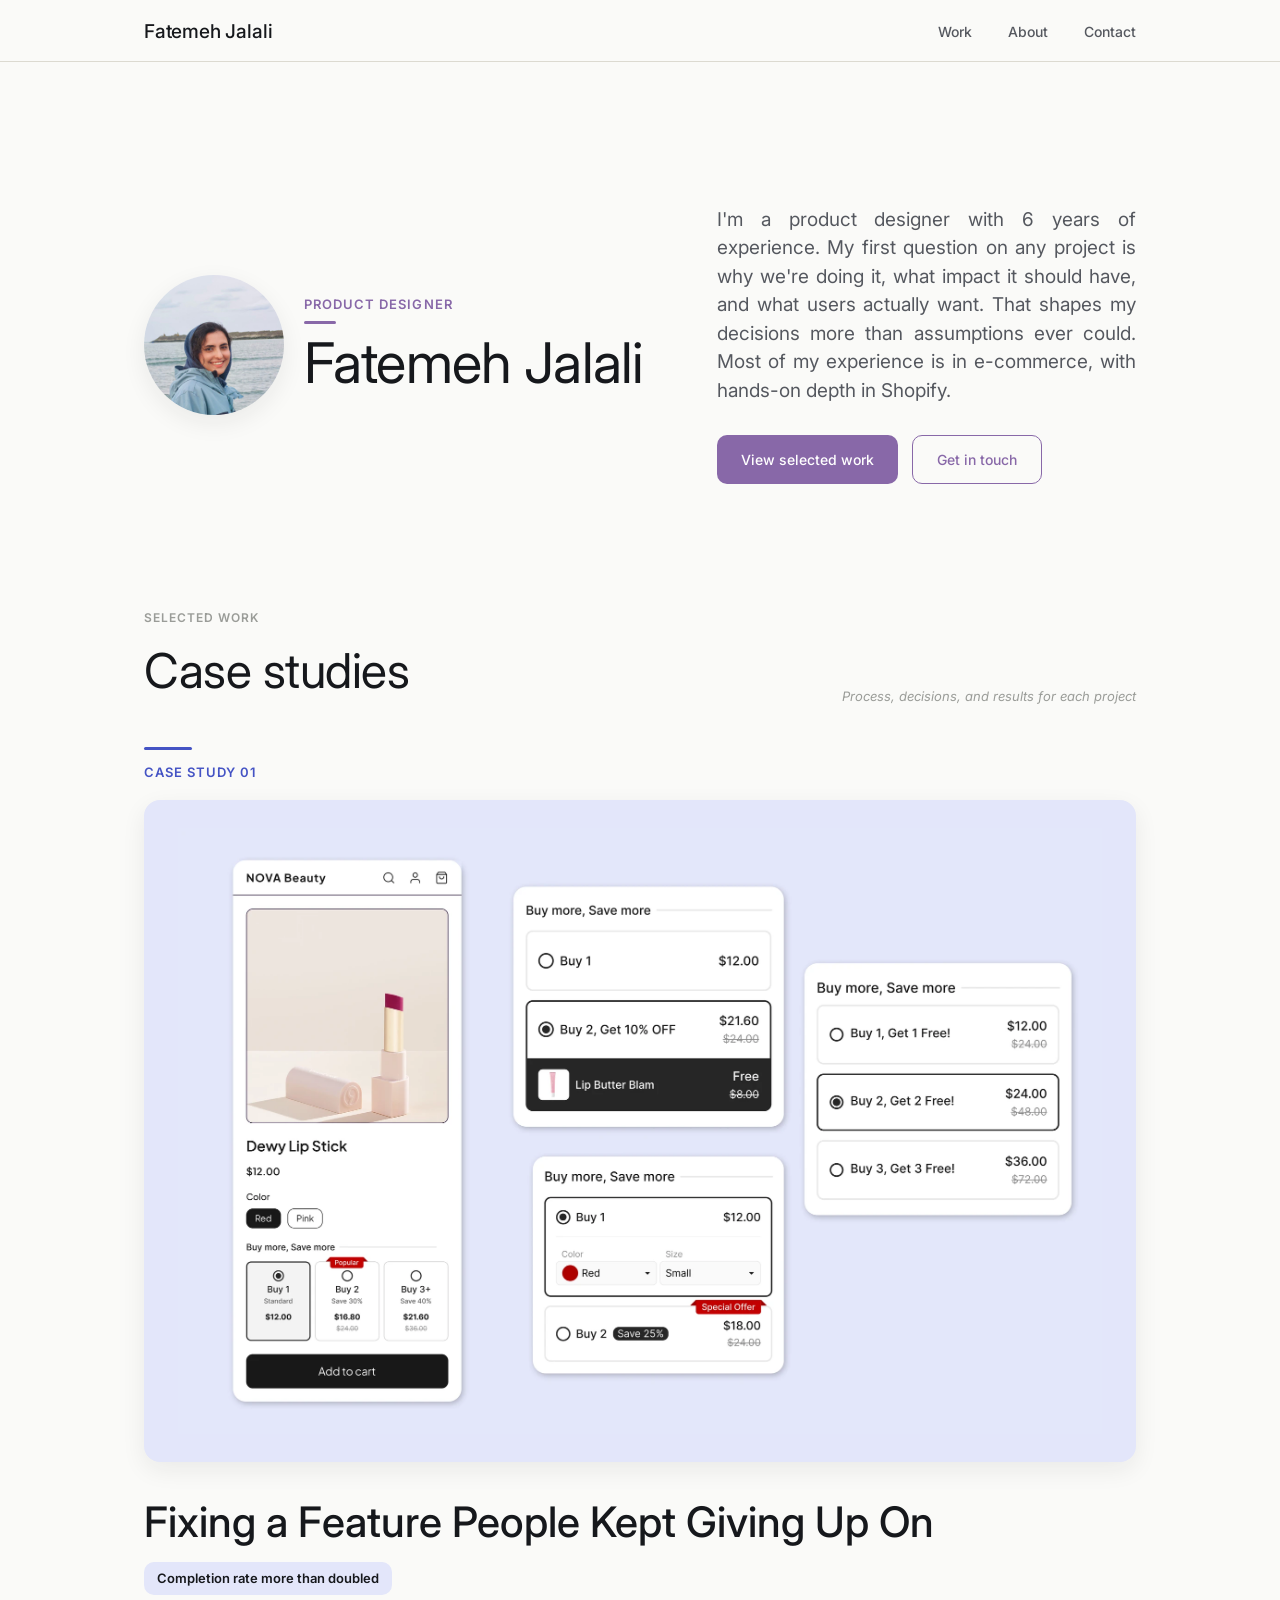
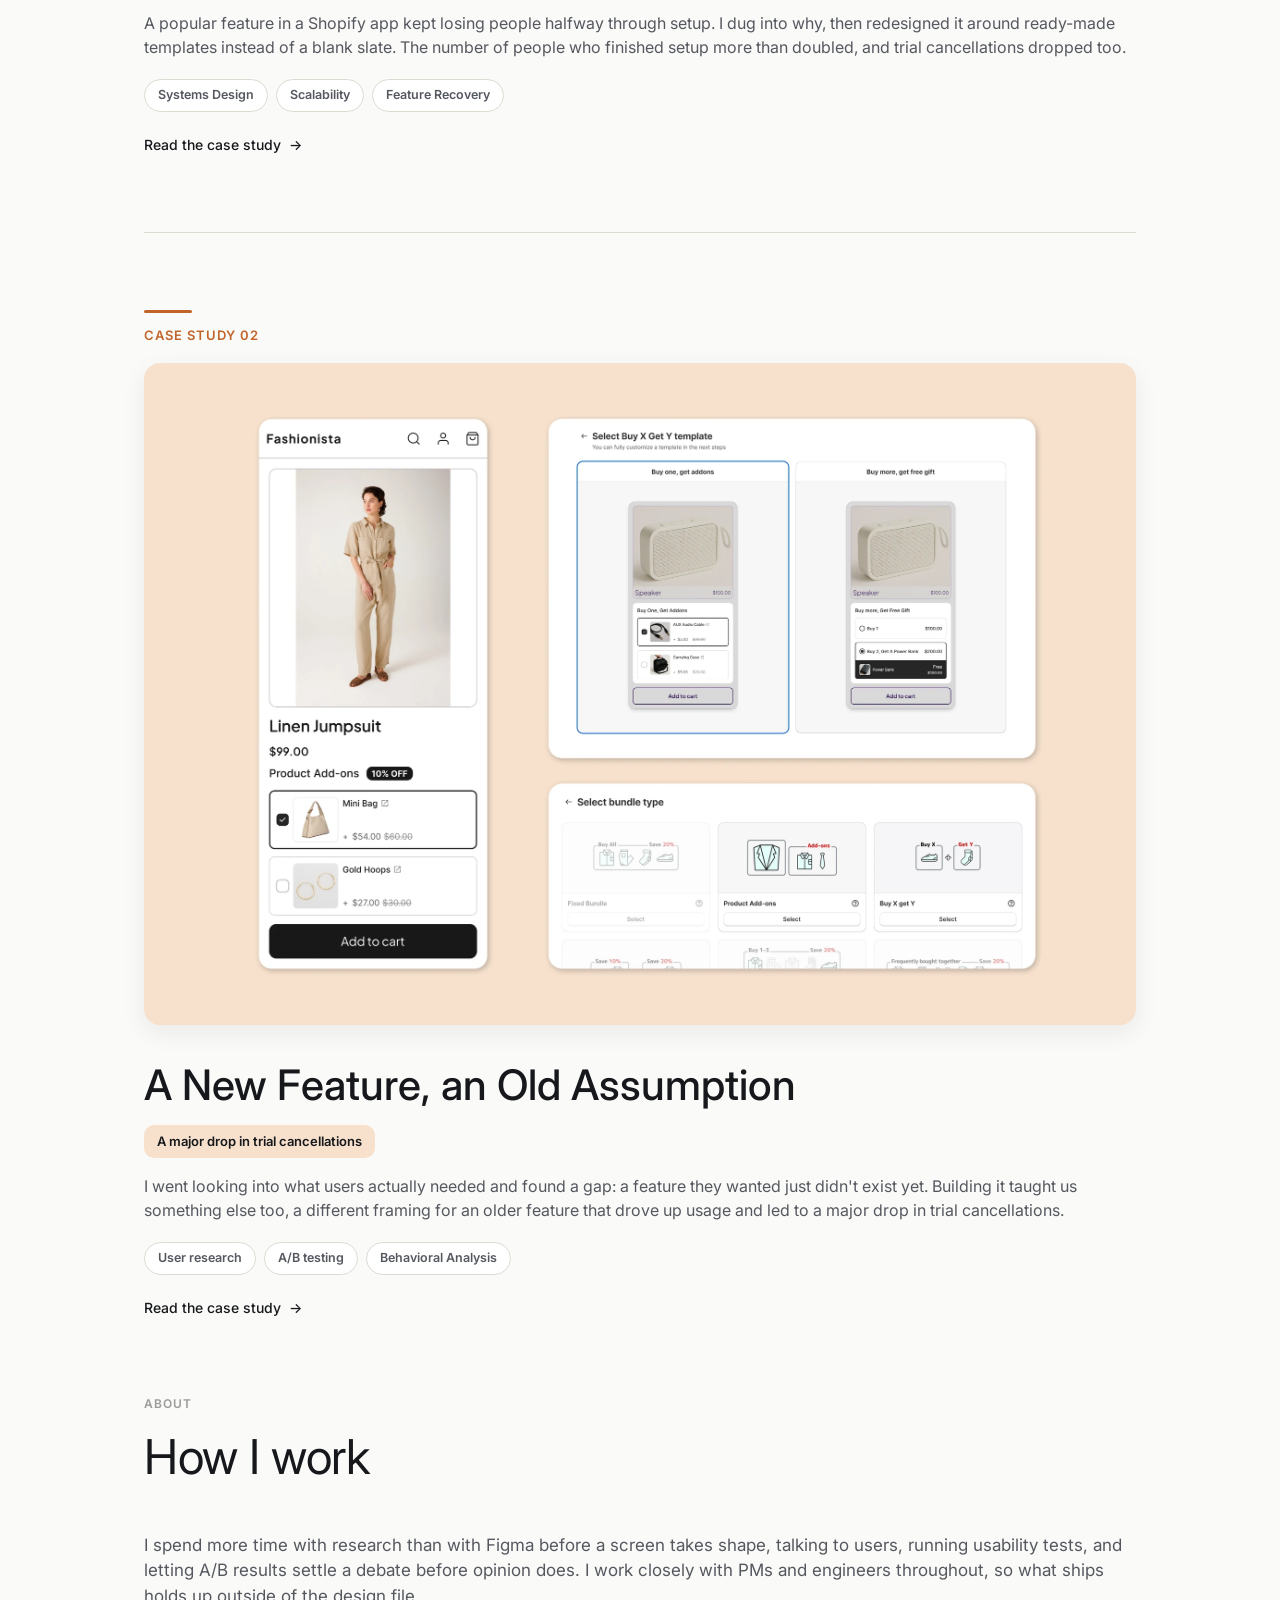
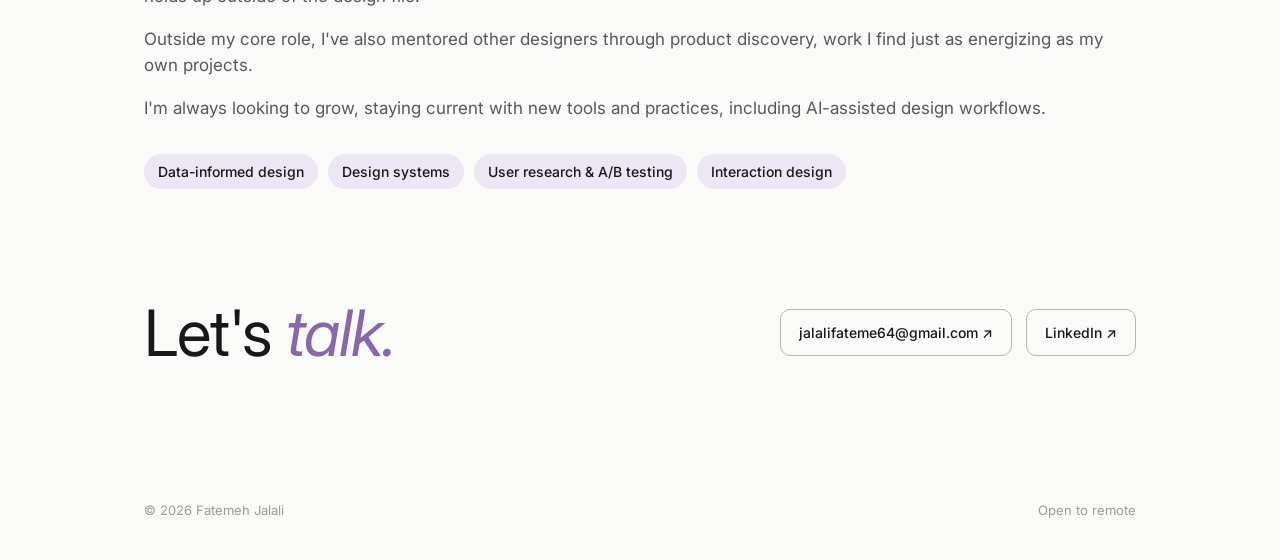
<file: index.html>
<!DOCTYPE html>
<html lang="en">
<head>
<meta charset="UTF-8">
<meta name="viewport" content="width=device-width, initial-scale=1.0">
<title>Fatemeh Jalali — Product Designer</title>
<meta name="description" content="Fatemeh Jalali is a product designer with 6 years of experience in e-commerce and Shopify, designing with research, testing, and measured outcomes.">

<meta property="og:type" content="website">
<meta property="og:title" content="Fatemeh Jalali — Product Designer">
<meta property="og:description" content="Product designer with 6 years of experience in e-commerce and Shopify. Design decisions, backed by evidence.">
<meta property="og:url" content="https://fatemehjalali.is-a.dev/">
<meta name="twitter:card" content="summary_large_image">
<!-- TODO before launch: add an og:image. -->

<link rel="canonical" href="https://fatemehjalali.is-a.dev/">
<link rel="icon" href="./assets/favicon.svg" type="image/svg+xml">
<link rel="preconnect" href="https://fonts.googleapis.com">
<link rel="preconnect" href="https://fonts.gstatic.com" crossorigin>
<link href="https://fonts.googleapis.com/css2?family=Fraunces:opsz,wght@9..144,400;9..144,500&family=Inter:ital,wght@0,400;0,500;0,600;0,700;1,400;1,500;1,600&display=swap" rel="stylesheet">
<link rel="stylesheet" href="./assets/css/styles.css?v=20">
<script src="./assets/js/main.js" defer></script>
</head>
<body>

  <a class="skip-link" href="#top">Skip to content</a>

  <header>
    <div class="header-row wrap">
      <a href="./" class="logo">Fatemeh Jalali</a>
      <nav aria-label="Primary">
        <a href="#work">Work</a>
        <a href="#about">About</a>
        <a href="#contact">Contact</a>
      </nav>
    </div>
  </header>

  <main id="top">

    <section class="hero wrap">
      <div class="hero-identity reveal">
        <img class="hero-photo" src="./assets/images/fatemeh.jpg" alt="Fatemeh Jalali" width="140" height="140">
        <div>
          <div class="eyebrow">Product designer</div>
          <h1 class="hero-name">Fatemeh Jalali</h1>
        </div>
      </div>
      <div class="hero-sub reveal">
        <p>I'm a product designer with 6 years of experience. My first question on any project is why we're doing it, what impact it should have, and what users actually want. That shapes my decisions more than assumptions ever could. Most of my experience is in e-commerce, with hands-on depth in Shopify.</p>
        <div class="hero-cta">
          <a href="#work" class="btn btn-primary">View selected work</a>
          <a href="#contact" class="btn btn-ghost">Get in touch</a>
        </div>
      </div>
    </section>

    <section class="section wrap" id="work">
      <div class="section-head reveal">
        <div>
          <div class="section-label">Selected work</div>
          <h2 class="section-title">Case studies</h2>
        </div>
        <div class="section-note section-note--wide">Process, decisions, and results for each project</div>
      </div>

      <div class="work-list">
        <article class="work-entry work-entry--cs2 reveal">
          <div class="work-kicker">Case study 01</div>
          <a href="./fixing-a-feature-people-kept-giving-up-on" class="work-media">
            <img src="./assets/images/case-study-2-cover.webp" alt="" width="2000" height="1309" loading="lazy">
          </a>
          <div class="work-body">
            <h3 class="work-title"><a href="./fixing-a-feature-people-kept-giving-up-on">Fixing a Feature People Kept Giving Up On</a></h3>
            <div class="work-result">Completion rate more than doubled</div>
            <p class="work-desc">A popular feature in a Shopify app kept losing people halfway through setup. I dug into why, then redesigned it around ready-made templates instead of a blank slate. The number of people who finished setup more than doubled, and trial cancellations dropped too.</p>
            <div class="work-tags">
              <span class="tag">Systems Design</span>
              <span class="tag">Scalability</span>
              <span class="tag">Feature Recovery</span>
            </div>
            <a href="./fixing-a-feature-people-kept-giving-up-on" class="work-link"><span class="work-link-text">Read the case study</span> <span class="arrow">→</span></a>
          </div>
        </article>

        <hr class="work-divider">

        <article class="work-entry work-entry--cs1 reveal">
          <div class="work-kicker">Case study 02</div>
          <a href="./a-new-feature-an-old-assumption" class="work-media">
            <img src="./assets/images/case-study-1-cover.webp" alt="" width="2000" height="1309" loading="lazy">
          </a>
          <div class="work-body">
            <h3 class="work-title"><a href="./a-new-feature-an-old-assumption">A New Feature, an Old Assumption</a></h3>
            <div class="work-result">A major drop in trial cancellations</div>
            <p class="work-desc">I went looking into what users actually needed and found a gap: a feature they wanted just didn't exist yet. Building it taught us something else too, a different framing for an older feature that drove up usage and led to a major drop in trial cancellations.</p>
            <div class="work-tags">
              <span class="tag">User research</span>
              <span class="tag">A/B testing</span>
              <span class="tag">Behavioral Analysis</span>
            </div>
            <a href="./a-new-feature-an-old-assumption" class="work-link"><span class="work-link-text">Read the case study</span> <span class="arrow">→</span></a>
          </div>
        </article>
      </div>
    </section>

    <section class="section wrap" id="about">
      <div class="section-head reveal">
        <div>
          <div class="section-label">About</div>
          <h2 class="section-title">How I work</h2>
        </div>
      </div>

      <div class="about-grid reveal">
        <div class="about-text">
          <p>I spend more time with research than with Figma before a screen takes shape, talking to users, running usability tests, and letting A/B results settle a debate before opinion does. I work closely with PMs and engineers throughout, so what ships holds up outside of the design file.</p>
          <p>Outside my core role, I've also mentored other designers through product discovery, work I find just as energizing as my own projects.</p>
          <p>I'm always looking to grow, staying current with new tools and practices, including AI-assisted design workflows.</p>

          <div class="skills">
            <span>Data-informed design</span>
            <span>Design systems</span>
            <span>User research &amp; A/B testing</span>
            <span>Interaction design</span>
          </div>
        </div>
      </div>
    </section>

  </main>

  <section class="contact wrap" id="contact">
    <div class="contact-inner reveal">
      <h2>Let's <em>talk.</em></h2>
      <div class="contact-links">
        <a class="contact-link" href="mailto:jalalifateme64@gmail.com">jalalifateme64@gmail.com ↗</a>
        <a class="contact-link" href="https://www.linkedin.com/in/fatemehjalali78/" target="_blank" rel="noopener">LinkedIn ↗</a>
      </div>
    </div>
  </section>

  <footer class="reveal">
    <span>© 2026 Fatemeh Jalali</span>
    <span>Open to remote</span>
  </footer>

</body>
</html>
</file>
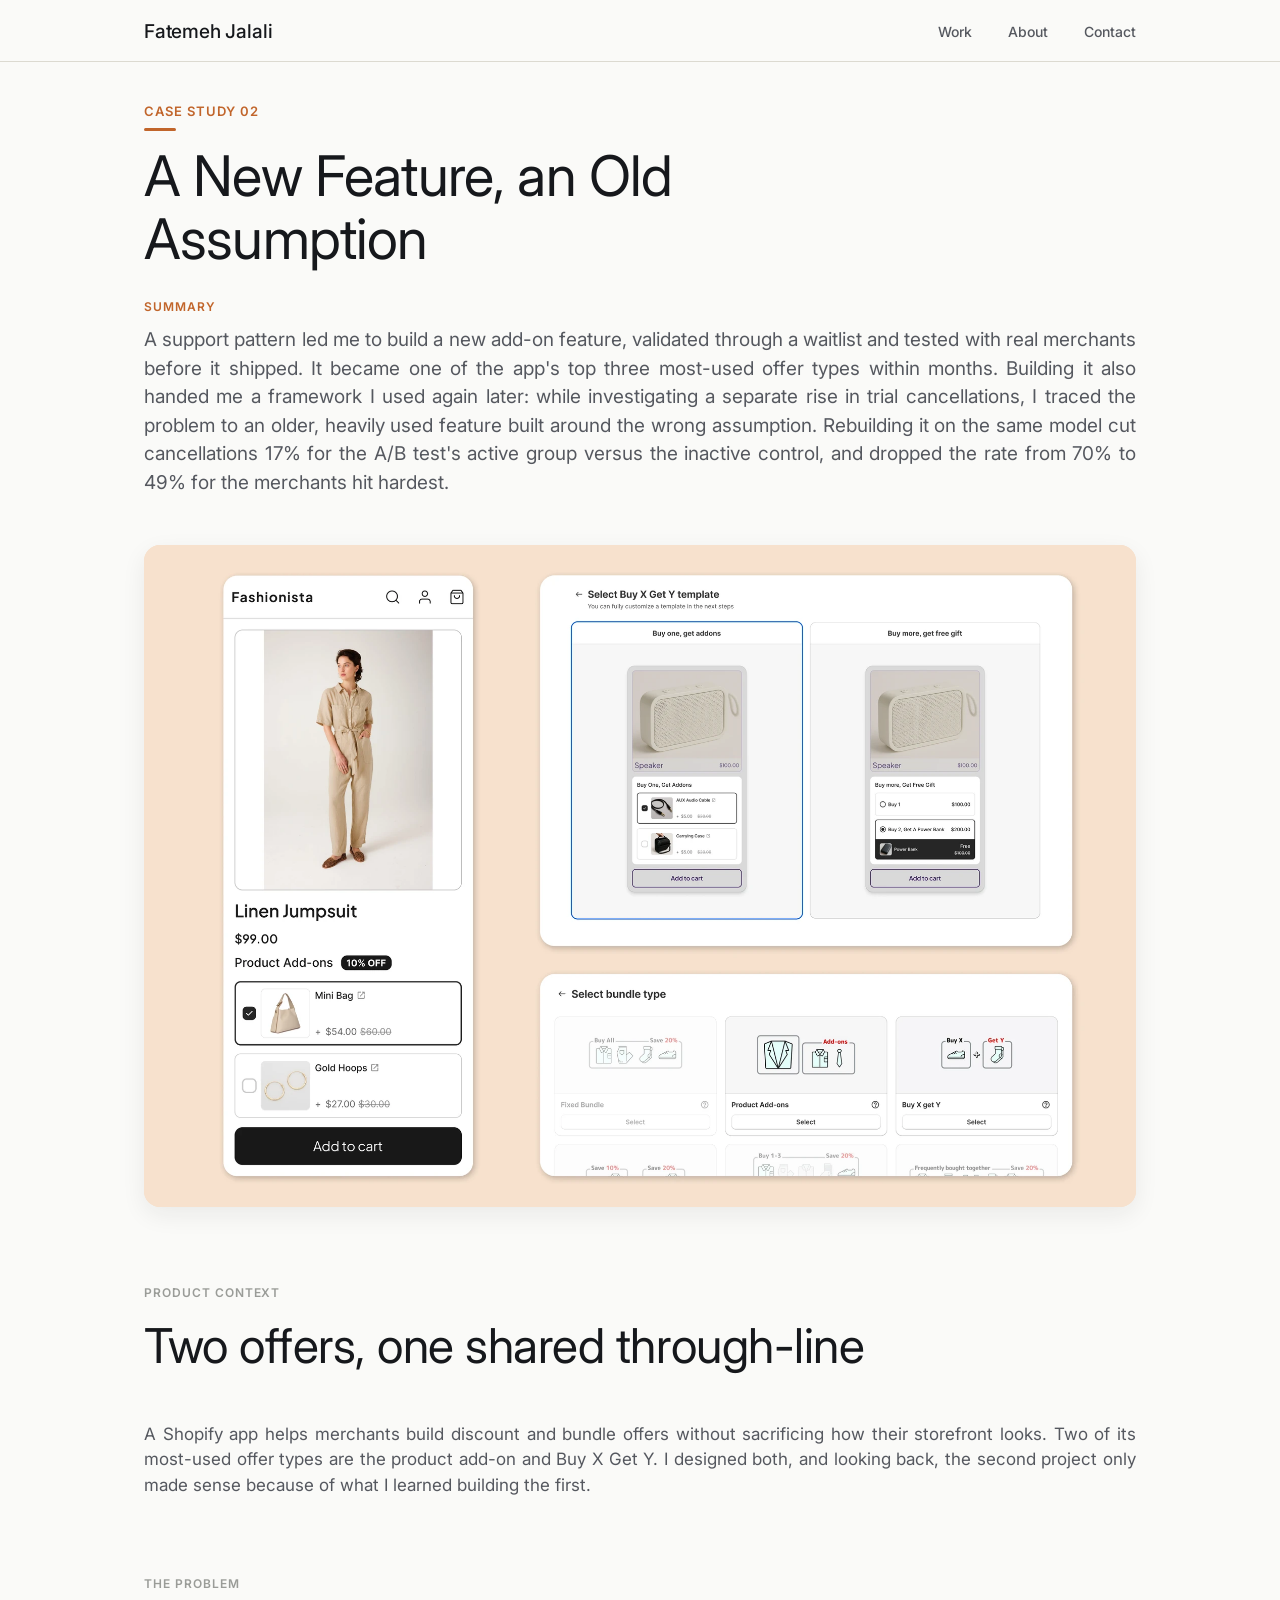
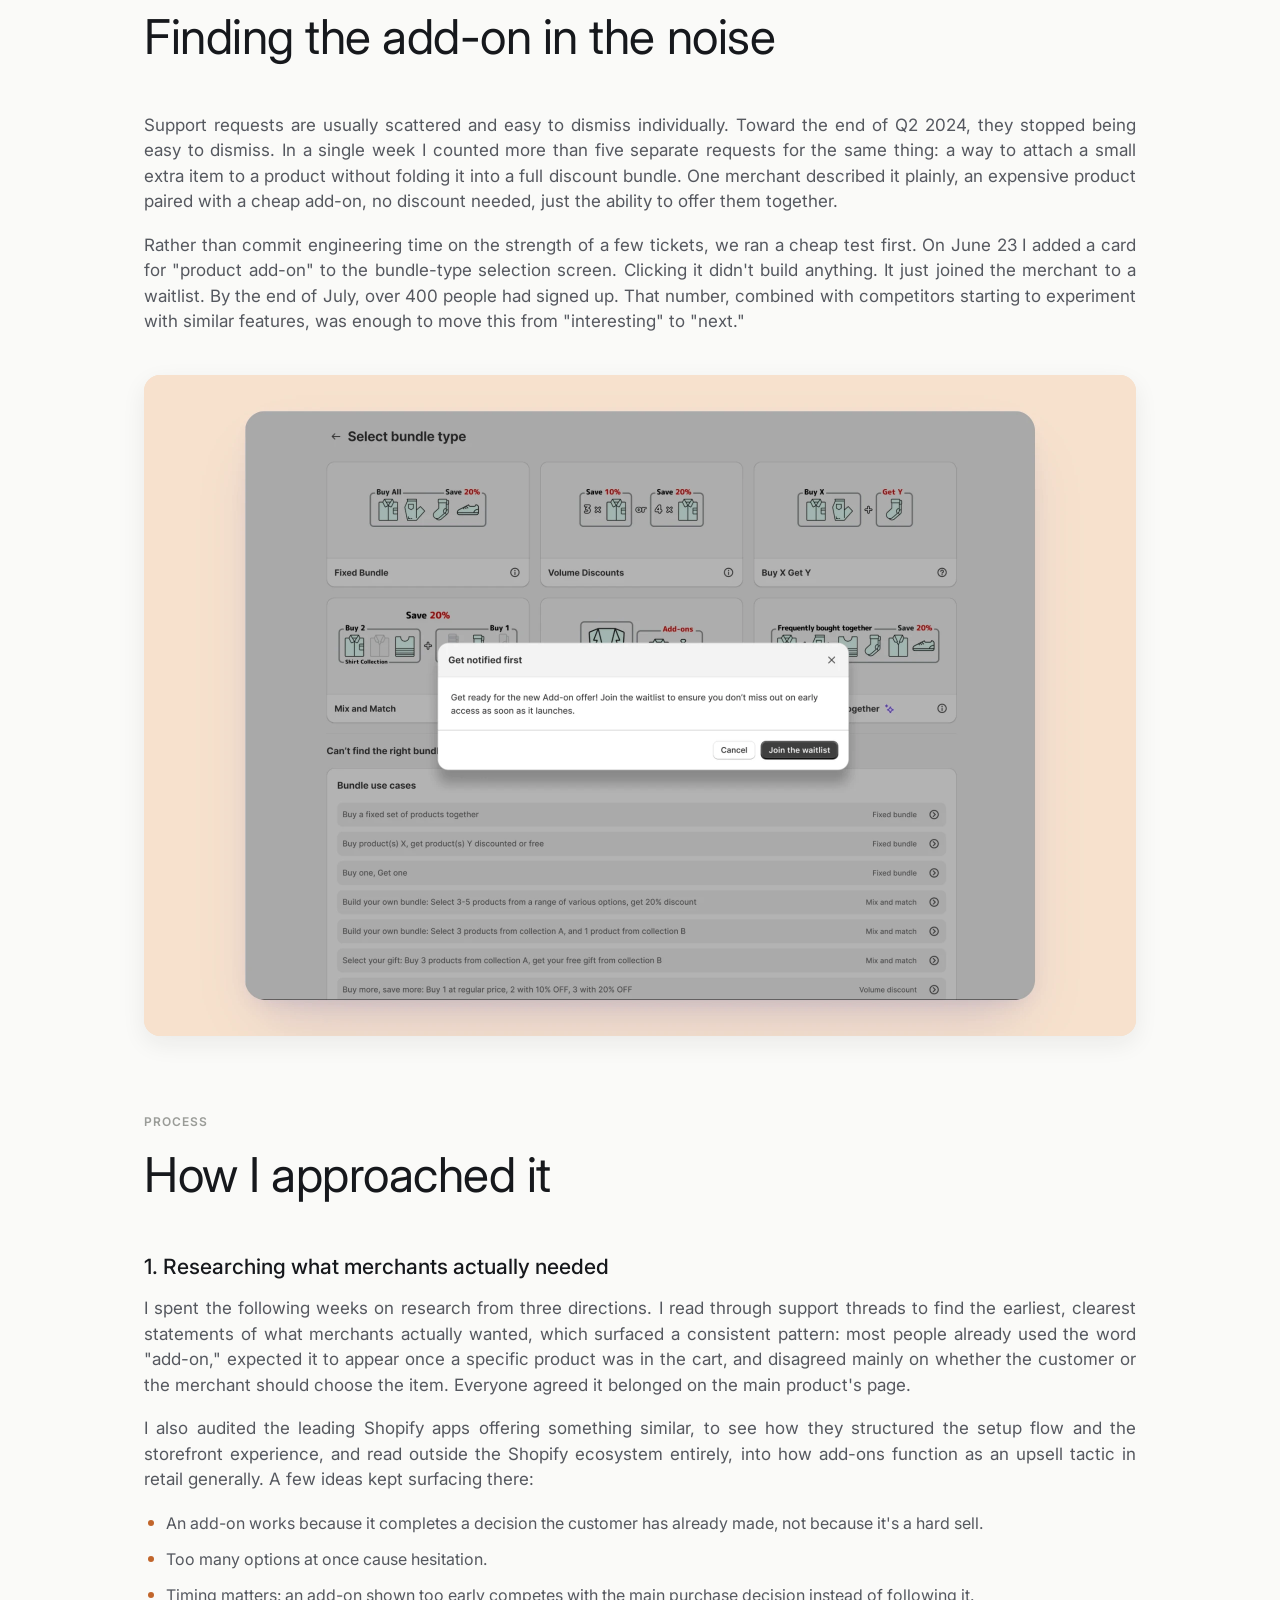
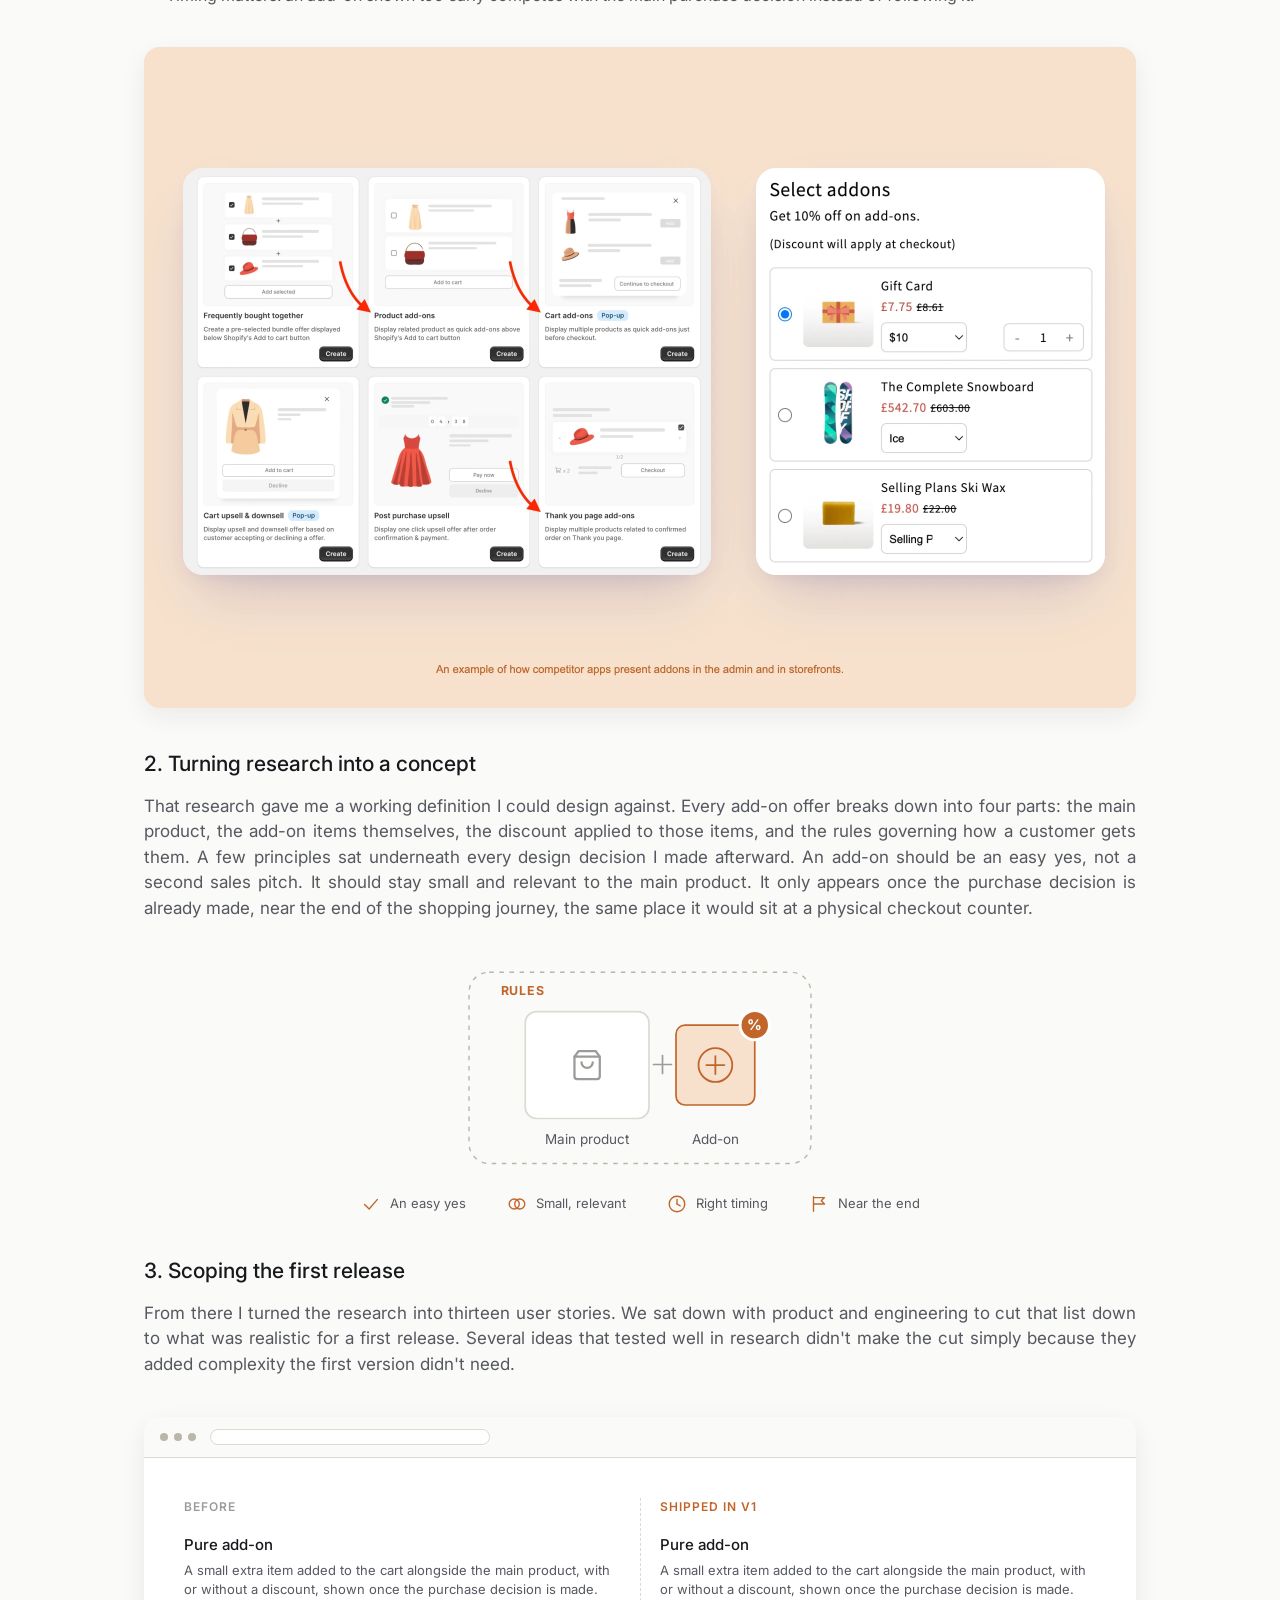
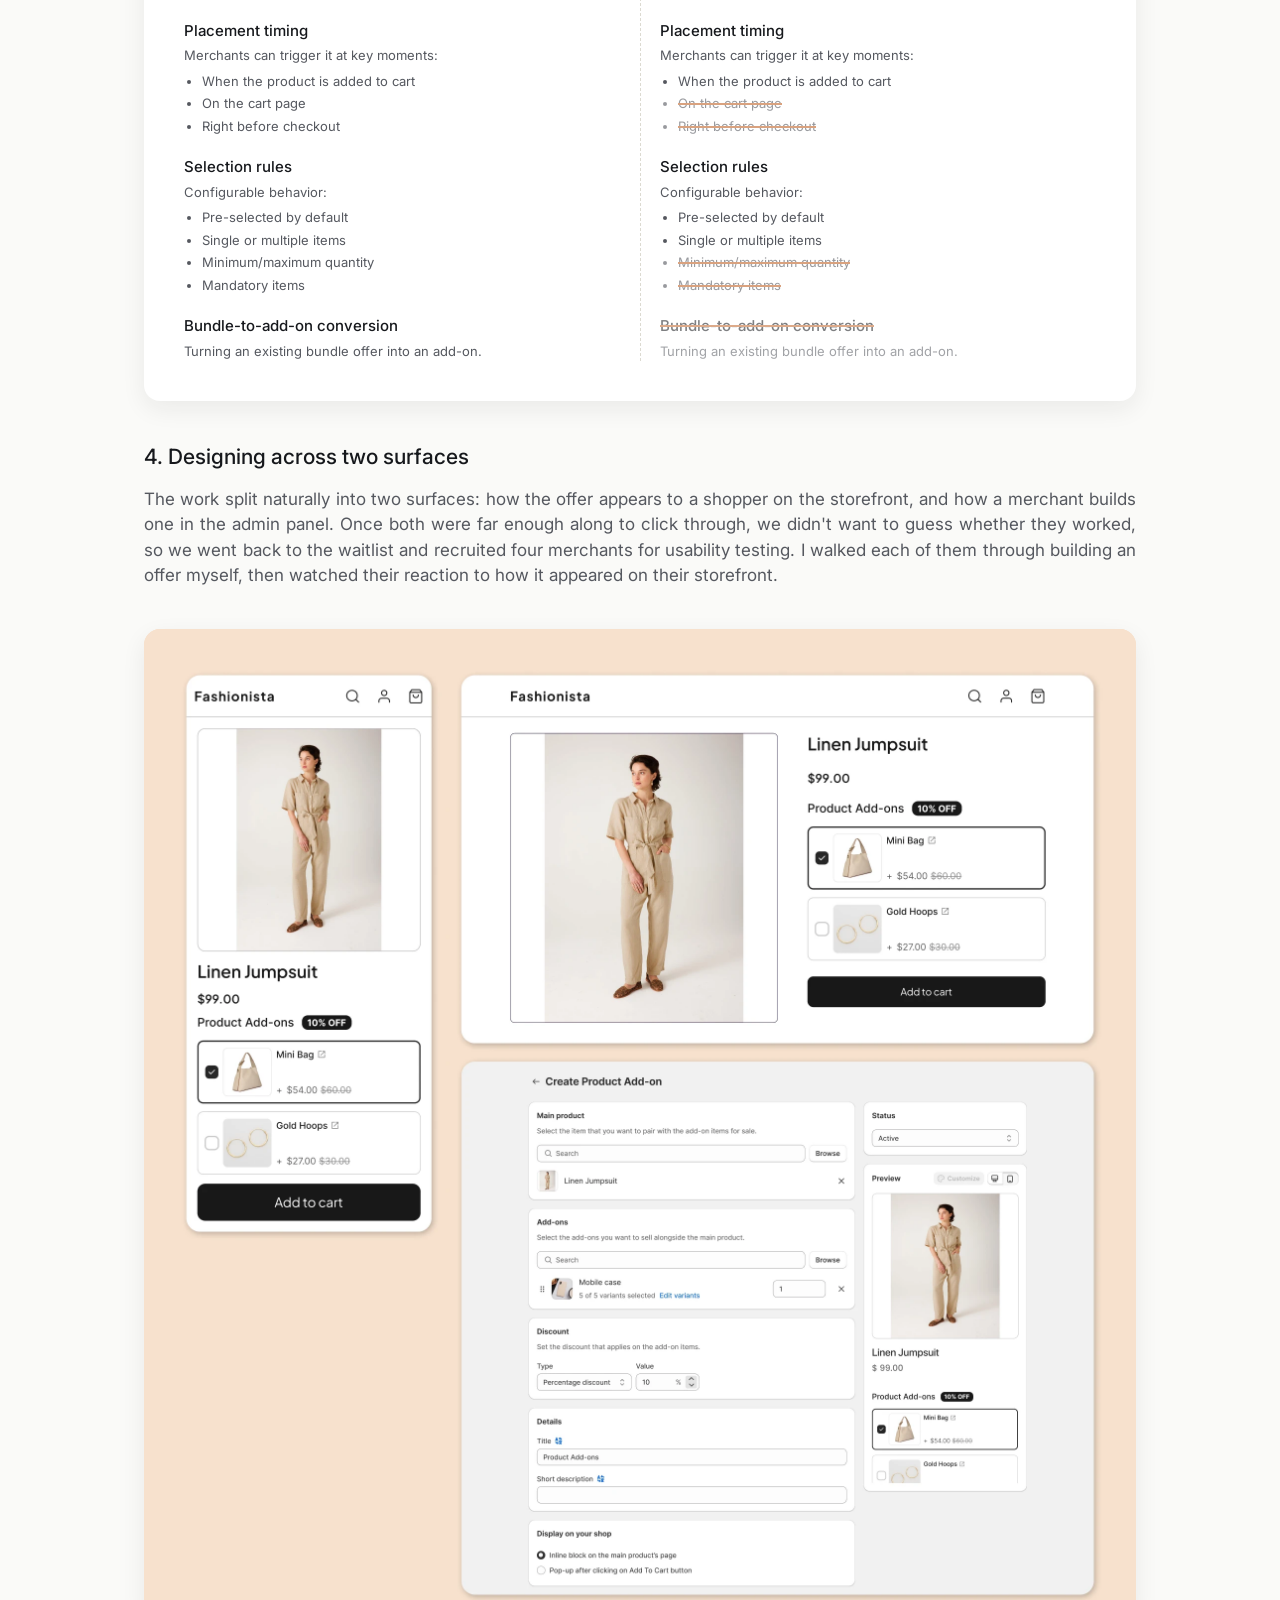
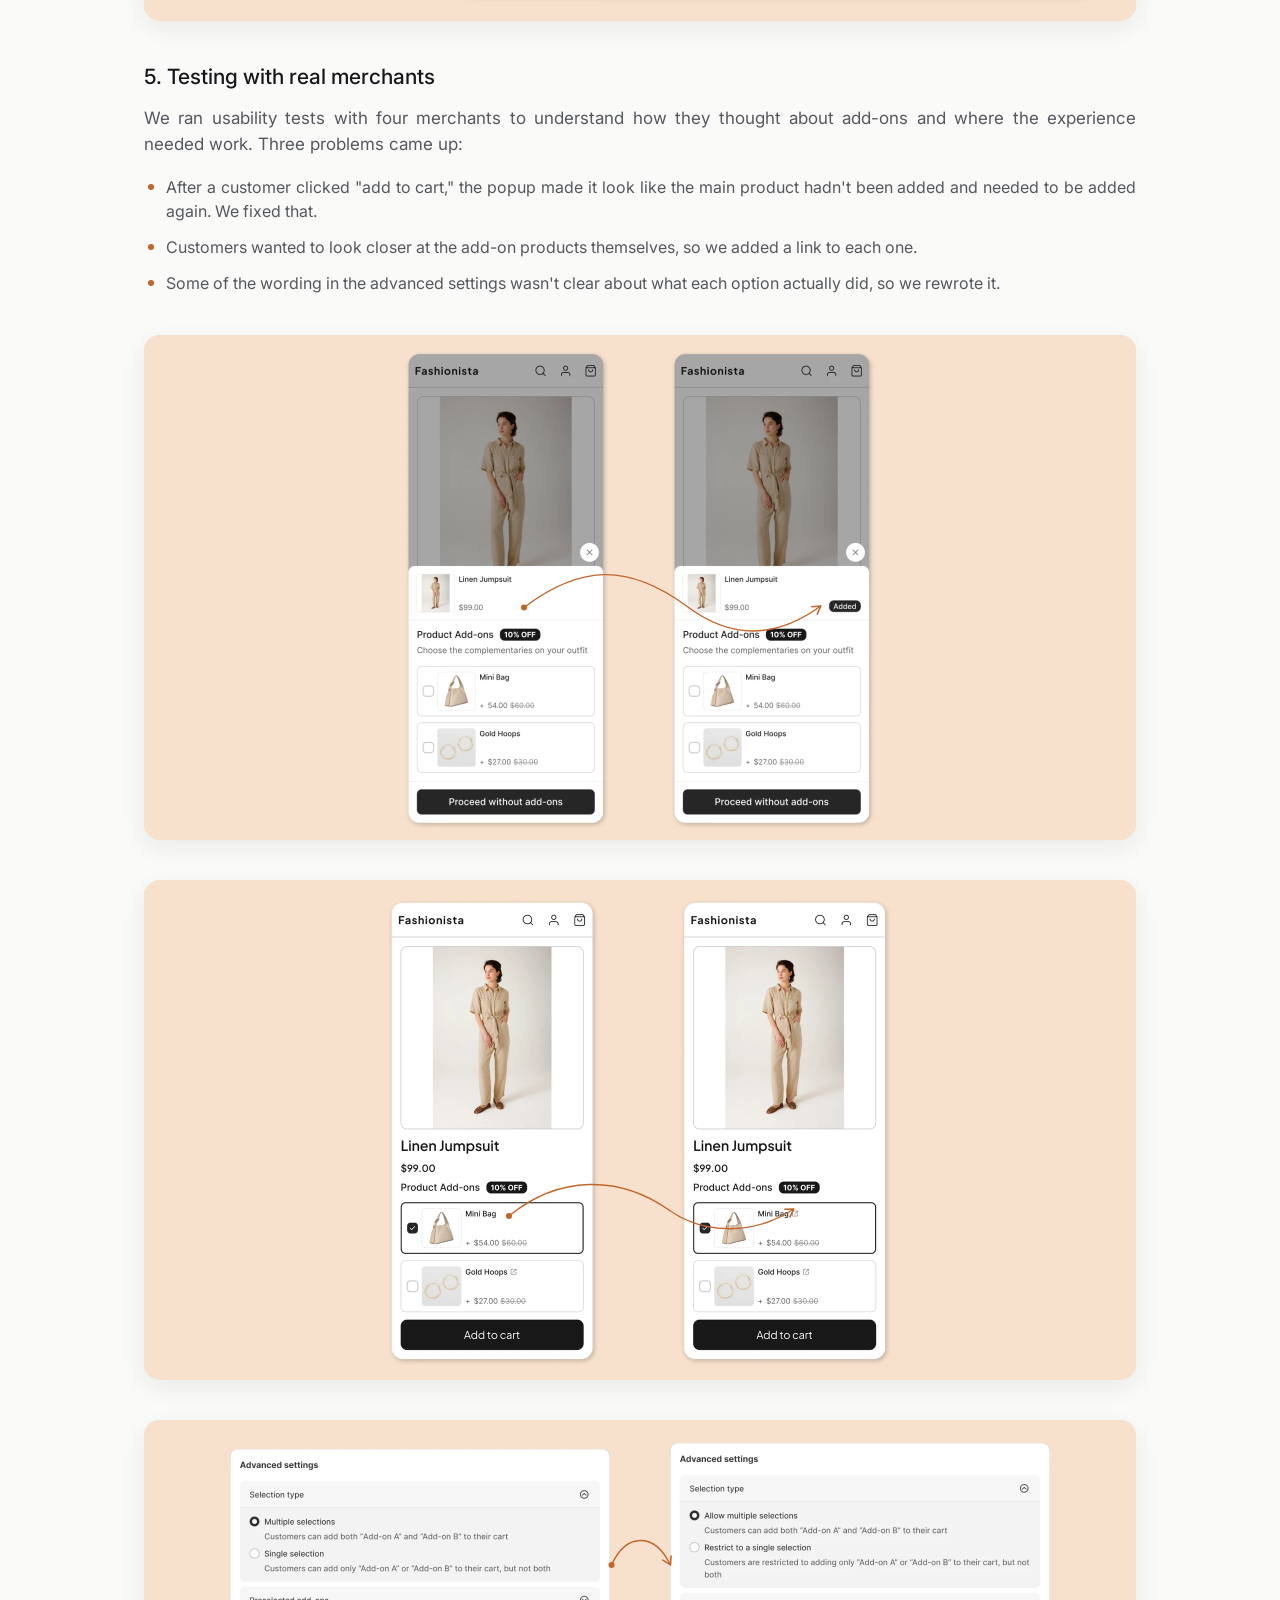
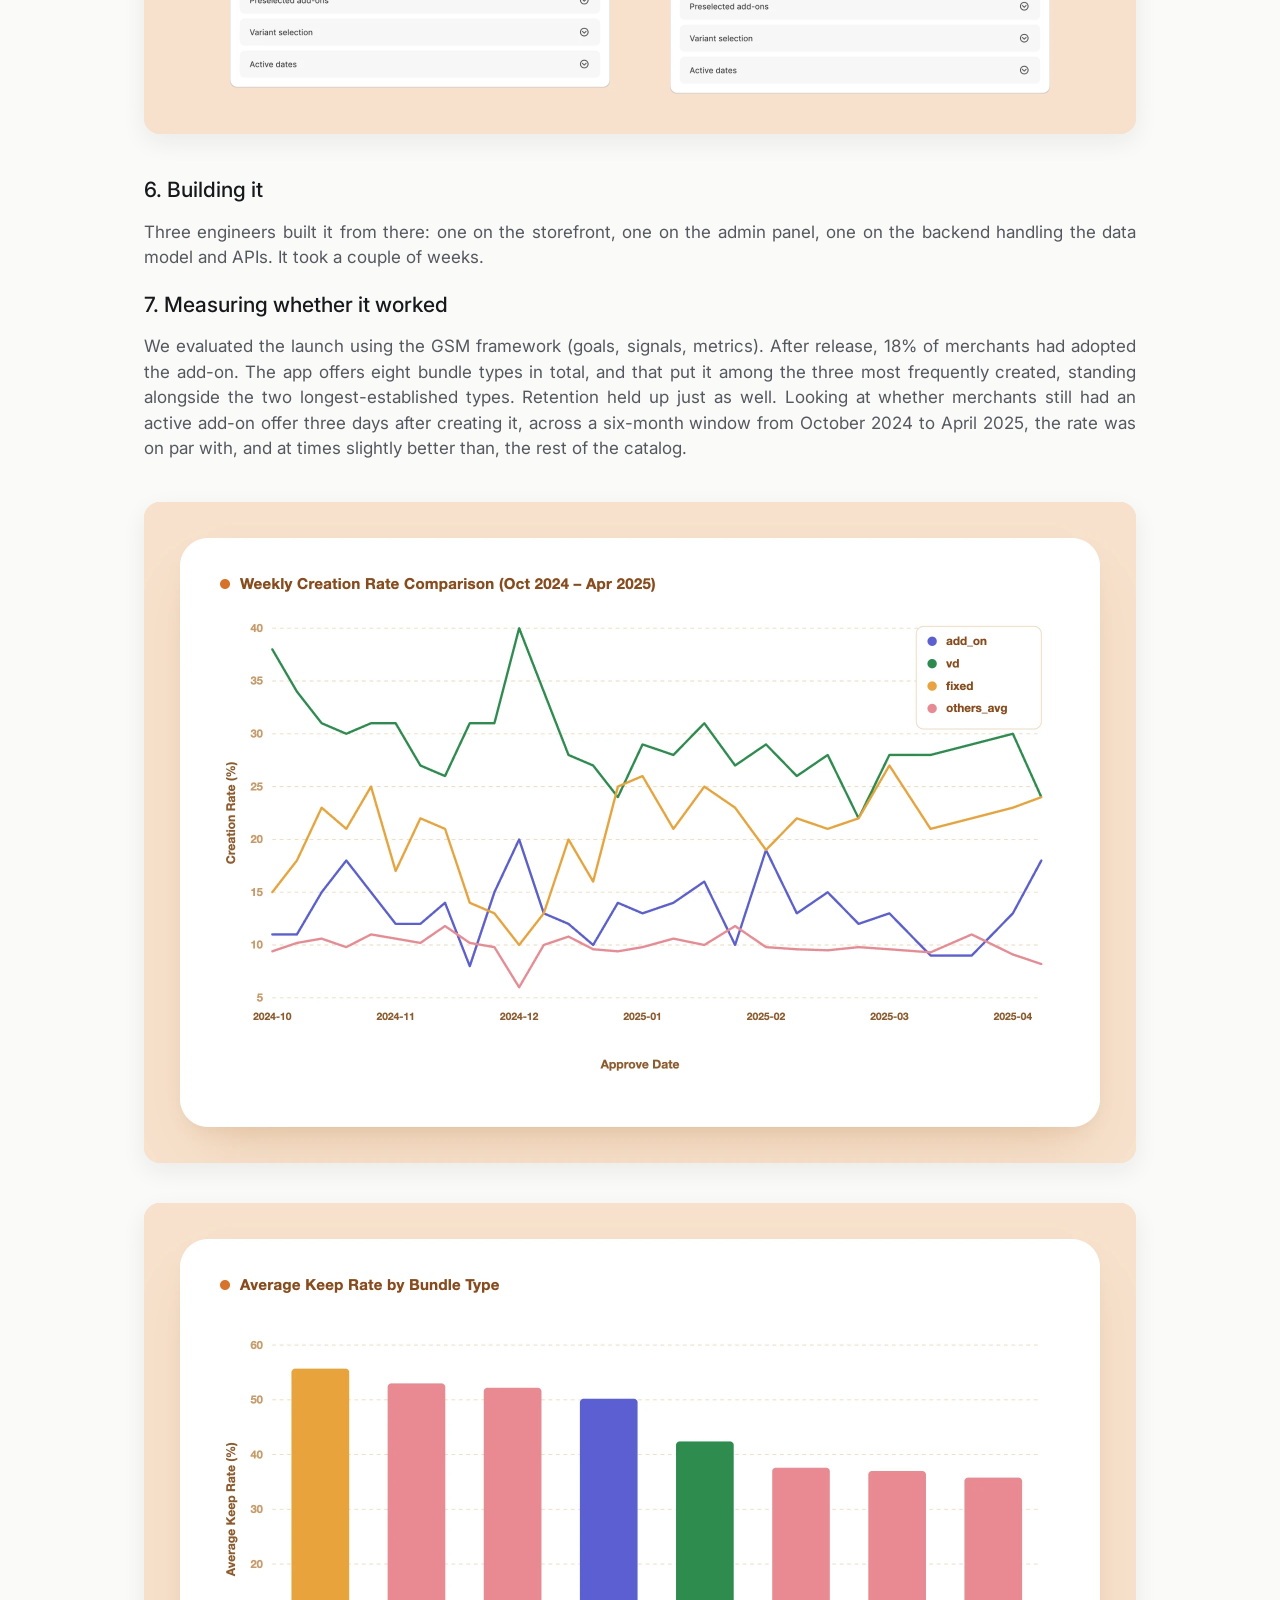
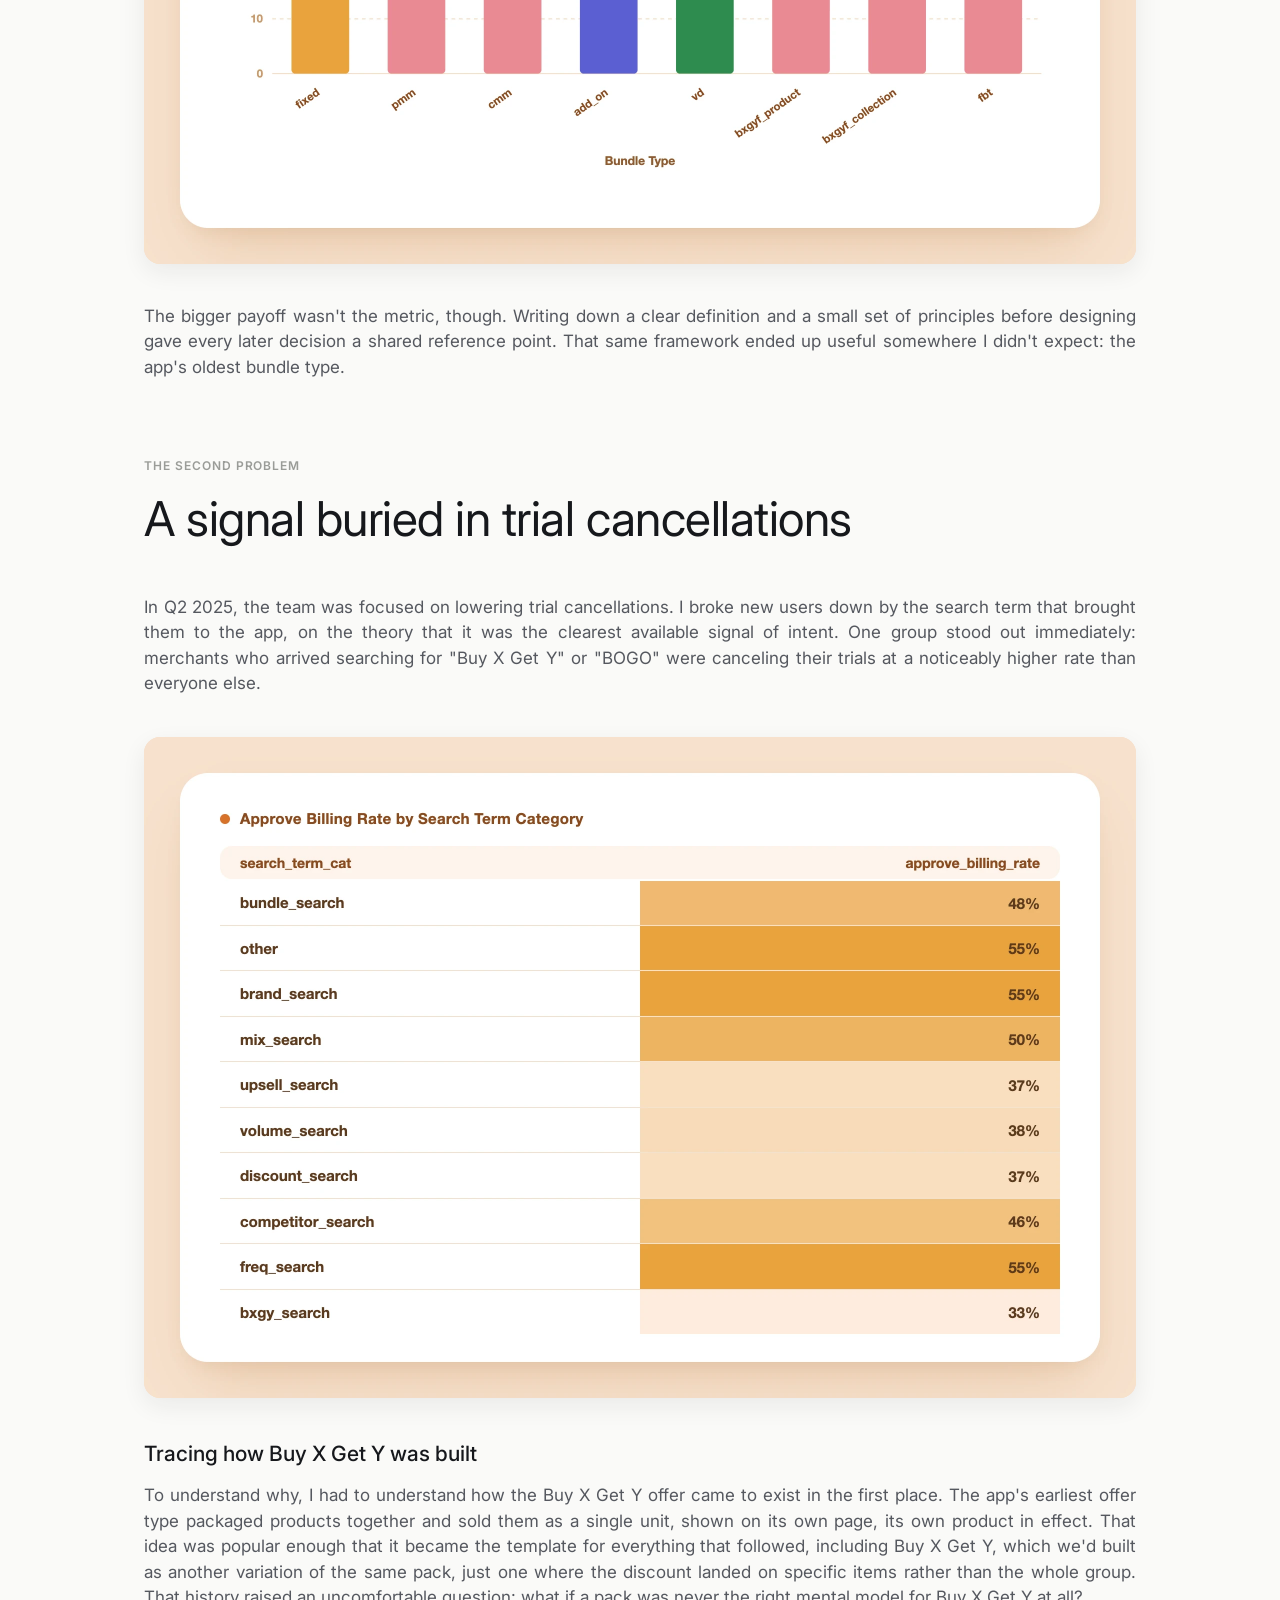
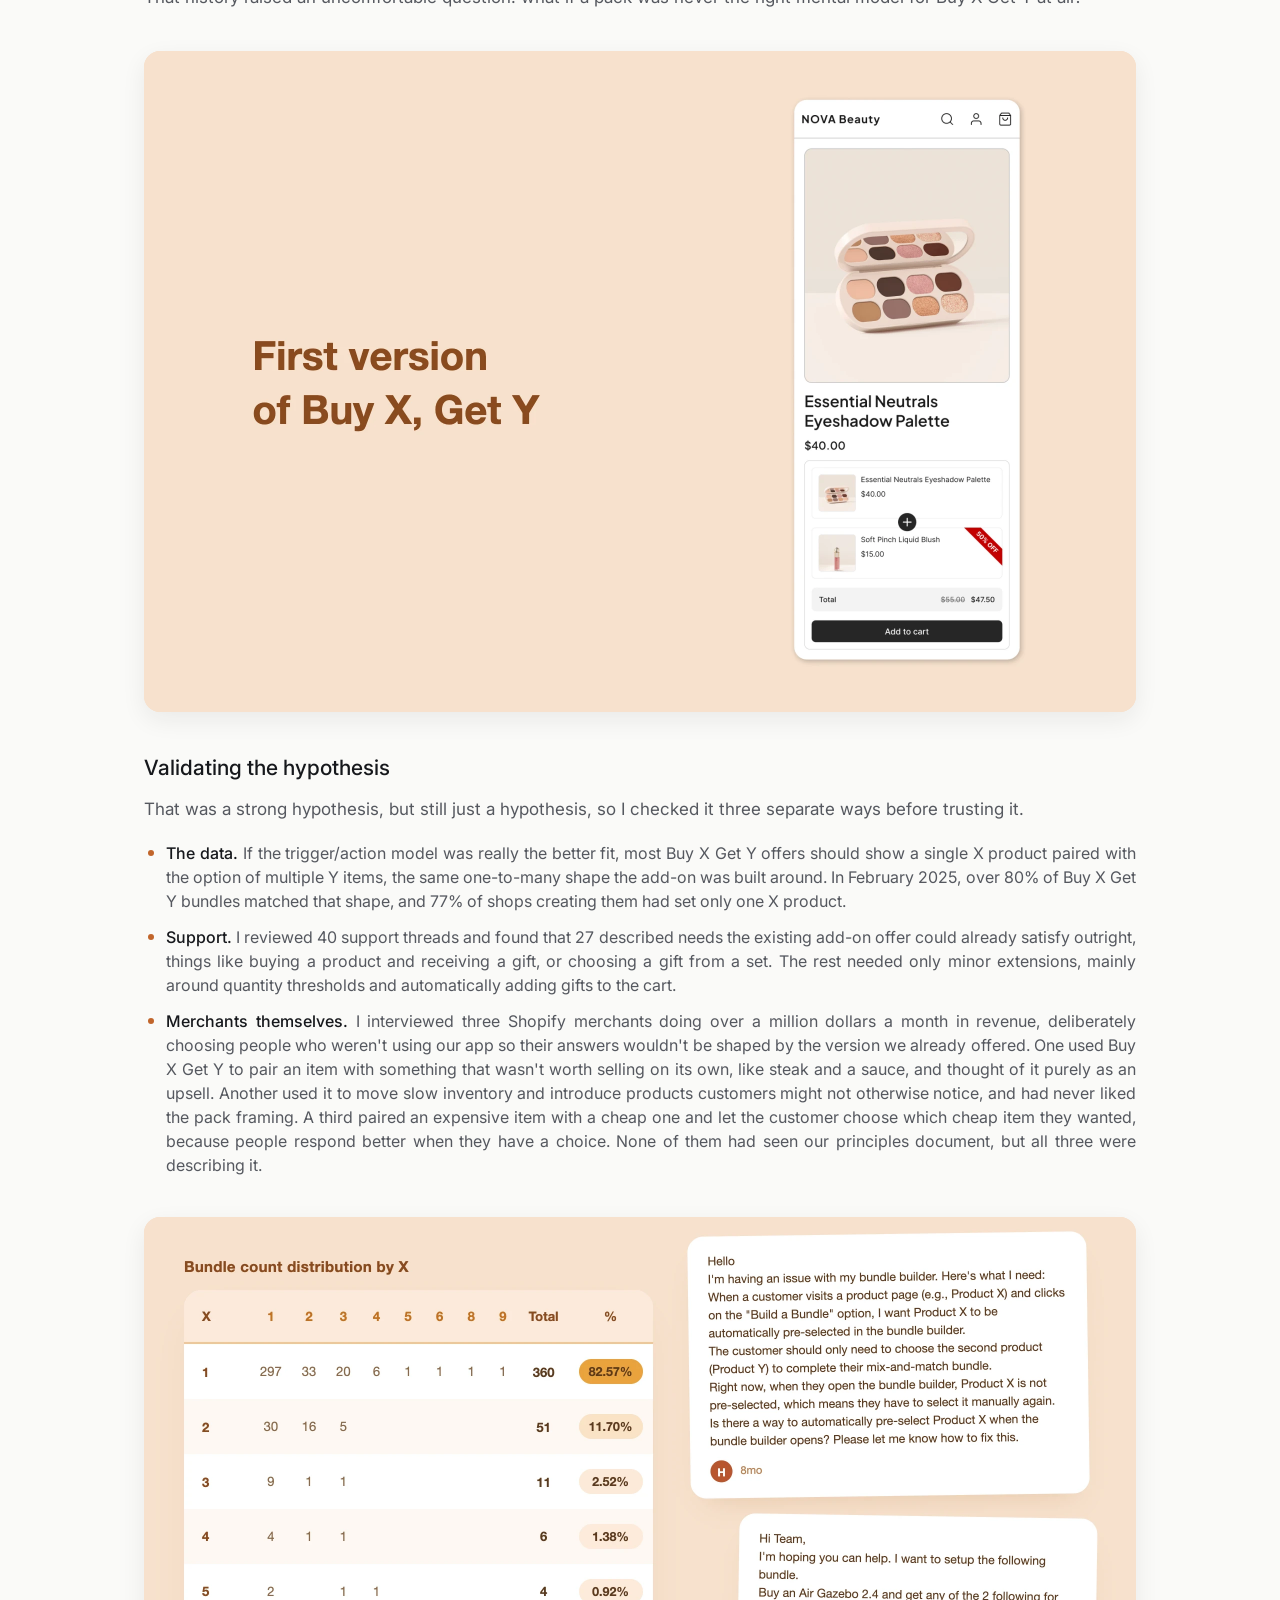
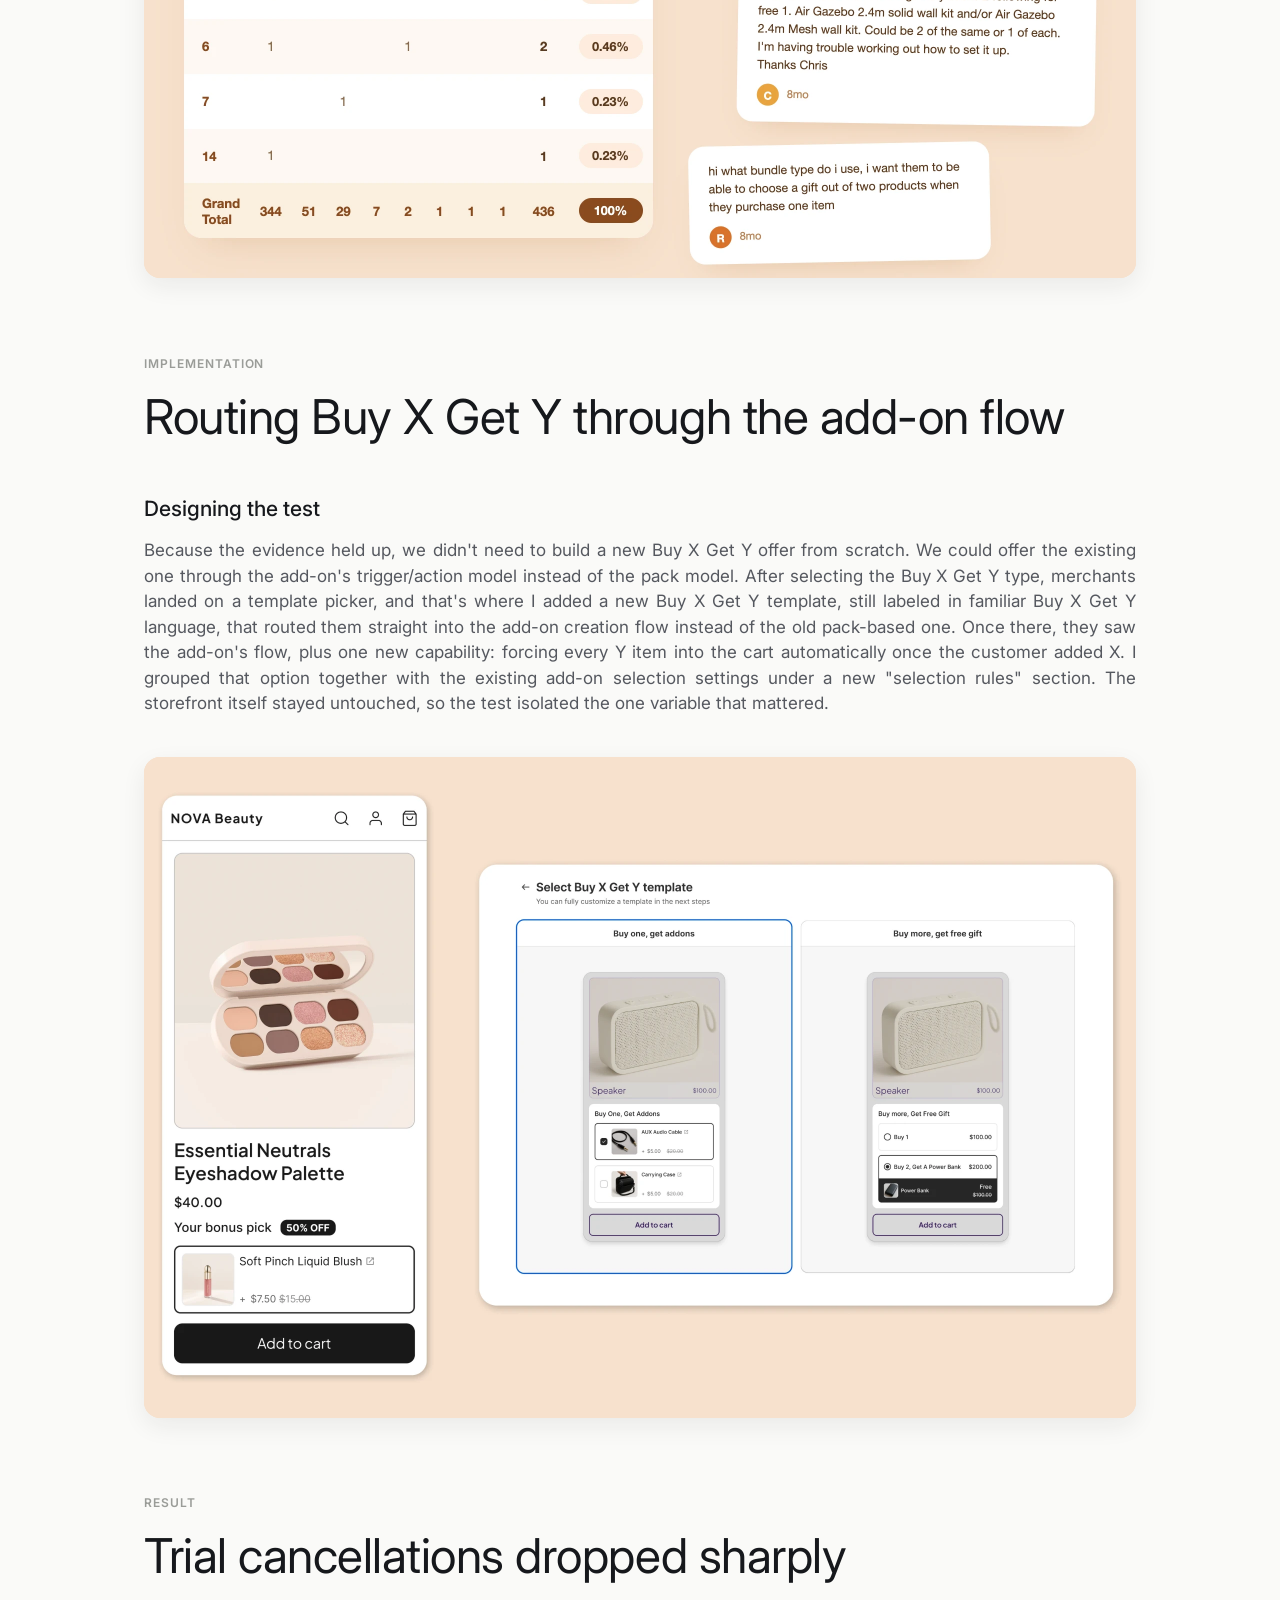
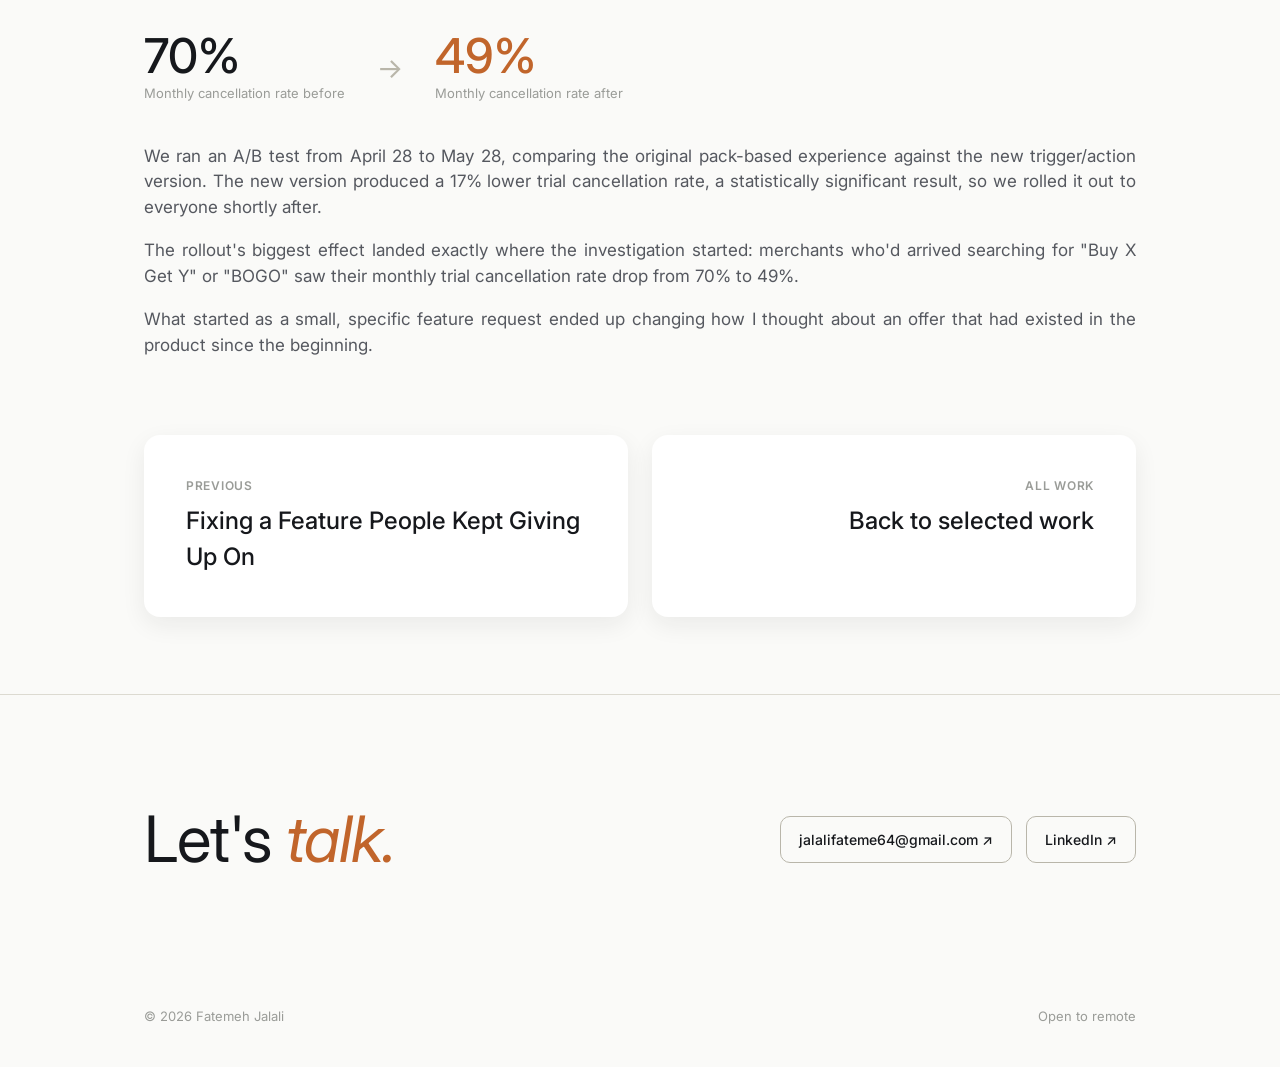
<file: a-new-feature-an-old-assumption.html>
<!DOCTYPE html>
<html lang="en" data-theme="cs1">
<head>
<meta charset="UTF-8">
<meta name="viewport" content="width=device-width, initial-scale=1.0">
<title>A New Feature, an Old Assumption — Fatemeh Jalali</title>
<meta name="description" content="How a support pattern led to a new add-on feature, and a framework reused later to cut trial cancellations by rebuilding an older feature's wrong assumption.">

<meta property="og:type" content="article">
<meta property="og:title" content="A New Feature, an Old Assumption">
<meta property="og:description" content="A new add-on feature built from a support pattern became a top-three offer type and handed me a framework that later cut trial cancellations by up to 17%.">
<meta property="og:url" content="https://fatemehjalali.is-a.dev/a-new-feature-an-old-assumption">
<meta name="twitter:card" content="summary_large_image">

<link rel="canonical" href="https://fatemehjalali.is-a.dev/a-new-feature-an-old-assumption">
<link rel="icon" href="./assets/favicon.svg" type="image/svg+xml">
<link rel="preconnect" href="https://fonts.googleapis.com">
<link rel="preconnect" href="https://fonts.gstatic.com" crossorigin>
<link href="https://fonts.googleapis.com/css2?family=Fraunces:opsz,wght@9..144,400;9..144,500&family=Inter:ital,wght@0,400;0,500;0,600;0,700;1,400;1,500;1,600&display=swap" rel="stylesheet">
<link rel="stylesheet" href="./assets/css/styles.css?v=20">
<script src="./assets/js/main.js" defer></script>
</head>
<body>

  <a class="skip-link" href="#top">Skip to content</a>

  <header>
    <div class="header-row wrap">
      <a href="./" class="logo">Fatemeh Jalali</a>
      <nav aria-label="Primary">
        <a href="./#work">Work</a>
        <a href="./#about">About</a>
        <a href="./#contact">Contact</a>
      </nav>
    </div>
  </header>

  <main id="top">

    <section class="case-hero wrap">
      <div class="reveal">
        <div class="eyebrow">Case study 02</div>
        <h1>A New Feature, an Old Assumption</h1>
        <div class="case-summary-label">Summary</div>
        <p class="case-summary">A support pattern led me to build a new add-on feature, validated through a waitlist and tested with real merchants before it shipped. It became one of the app's top three most-used offer types within months. Building it also handed me a framework I used again later: while investigating a separate rise in trial cancellations, I traced the problem to an older, heavily used feature built around the wrong assumption. Rebuilding it on the same model cut cancellations 17% for the A/B test's active group versus the inactive control, and dropped the rate from 70% to 49% for the merchants hit hardest.</p>
      </div>
    </section>

    <div class="wrap">
      <div class="frame frame--cover reveal">
        <img src="./assets/images/case-study-1-cover.webp" alt="Add-on feature bundle selection screens" width="2000" height="1309" loading="lazy">
      </div>
    </div>

    <section class="section wrap">
      <div class="section-head reveal">
        <div>
          <div class="section-label">Product context</div>
          <h2 class="section-title">Two offers, one shared through-line</h2>
        </div>
      </div>

      <div class="prose reveal">
        <p>A Shopify app helps merchants build discount and bundle offers without sacrificing how their storefront looks. Two of its most-used offer types are the product add-on and Buy X Get Y. I designed both, and looking back, the second project only made sense because of what I learned building the first.</p>
      </div>
    </section>

    <section class="section wrap">
      <div class="section-head reveal">
        <div>
          <div class="section-label">The problem</div>
          <h2 class="section-title">Finding the add-on in the noise</h2>
        </div>
      </div>

      <div class="prose reveal">
        <p>Support requests are usually scattered and easy to dismiss individually. Toward the end of Q2 2024, they stopped being easy to dismiss. In a single week I counted more than five separate requests for the same thing: a way to attach a small extra item to a product without folding it into a full discount bundle. One merchant described it plainly, an expensive product paired with a cheap add-on, no discount needed, just the ability to offer them together.</p>
        <p>Rather than commit engineering time on the strength of a few tickets, we ran a cheap test first. On June 23 I added a card for "product add-on" to the bundle-type selection screen. Clicking it didn't build anything. It just joined the merchant to a waitlist. By the end of July, over 400 people had signed up. That number, combined with competitors starting to experiment with similar features, was enough to move this from "interesting" to "next."</p>
      </div>

      <div class="frame frame--cover reveal">
        <img src="./assets/images/case-study-1-select-template-bogo.webp" alt="Select bundle type screen with a waitlist modal reading &quot;Get notified first. Get ready for the new Add-on offer, join the waitlist to ensure you don't miss out on early access as soon as it launches&quot;" width="1984" height="1322" loading="lazy">
      </div>
    </section>

    <section class="section wrap">
      <div class="section-head reveal">
        <div>
          <div class="section-label">Process</div>
          <h2 class="section-title">How I approached it</h2>
        </div>
      </div>

      <div class="prose reveal">
        <h3>1. Researching what merchants actually needed</h3>
        <p>I spent the following weeks on research from three directions. I read through support threads to find the earliest, clearest statements of what merchants actually wanted, which surfaced a consistent pattern: most people already used the word "add-on," expected it to appear once a specific product was in the cart, and disagreed mainly on whether the customer or the merchant should choose the item. Everyone agreed it belonged on the main product's page.</p>
        <p>I also audited the leading Shopify apps offering something similar, to see how they structured the setup flow and the storefront experience, and read outside the Shopify ecosystem entirely, into how add-ons function as an upsell tactic in retail generally. A few ideas kept surfacing there:</p>
        <ul>
          <li>An add-on works because it completes a decision the customer has already made, not because it's a hard sell.</li>
          <li>Too many options at once cause hesitation.</li>
          <li>Timing matters: an add-on shown too early competes with the main purchase decision instead of following it.</li>
        </ul>
      </div>

      <div class="frame frame--cover reveal">
        <img src="./assets/images/case-study-1-competitor-addons-comparison.webp" alt="Competitor apps' add-on offer types (product add-ons, cart add-ons, thank-you-page add-ons) and a storefront example of a &quot;Select addons&quot; panel" width="1984" height="1322" loading="lazy">
      </div>

      <div class="prose reveal">
        <h3>2. Turning research into a concept</h3>
        <p>That research gave me a working definition I could design against. Every add-on offer breaks down into four parts: the main product, the add-on items themselves, the discount applied to those items, and the rules governing how a customer gets them. A few principles sat underneath every design decision I made afterward. An add-on should be an easy yes, not a second sales pitch. It should stay small and relevant to the main product. It only appears once the purchase decision is already made, near the end of the shopping journey, the same place it would sit at a physical checkout counter.</p>
      </div>

      <div class="concept-diagram reveal">
        <svg class="concept-illustration" viewBox="0 0 320 190" aria-hidden="true">
          <rect class="cpt-boundary" x="8" y="10" width="304" height="170" rx="18"></rect>
          <text class="cpt-rules-label" x="36" y="30">RULES</text>

          <rect class="cpt-main" x="58" y="45" width="110" height="95" rx="10"></rect>
          <g class="cpt-icon-main" transform="translate(98,77.5) scale(1.25)">
            <path d="M6 2L3 6v14a2 2 0 0 0 2 2h14a2 2 0 0 0 2-2V6l-3-4Z"></path>
            <path d="M3 6h18"></path>
            <path d="M16 10a4 4 0 0 1-8 0"></path>
          </g>
          <text class="cpt-shape-label" x="113" y="163">Main product</text>

          <line class="cpt-connector" x1="172" y1="92" x2="188" y2="92"></line>
          <line class="cpt-connector" x1="180" y1="84" x2="180" y2="100"></line>

          <rect class="cpt-addon" x="192" y="57" width="70" height="71" rx="8"></rect>
          <circle class="cpt-icon-addon" cx="227" cy="92.5" r="15"></circle>
          <line class="cpt-icon-addon" x1="219" y1="92.5" x2="235" y2="92.5"></line>
          <line class="cpt-icon-addon" x1="227" y1="84.5" x2="227" y2="100.5"></line>
          <text class="cpt-shape-label" x="227" y="163">Add-on</text>

          <circle class="cpt-badge" cx="262" cy="57" r="13"></circle>
          <text class="cpt-badge-mark" x="262" y="57">%</text>
        </svg>

        <div class="concept-principles">
          <div class="concept-principle">
            <svg class="concept-icon" viewBox="0 0 24 24" aria-hidden="true">
              <polyline points="5 12.5 10 17.5 19 7"></polyline>
            </svg>
            <span>An easy yes</span>
          </div>
          <div class="concept-principle">
            <svg class="concept-icon" viewBox="0 0 24 24" aria-hidden="true">
              <circle cx="9" cy="12" r="5.5"></circle>
              <circle cx="15" cy="12" r="5.5"></circle>
            </svg>
            <span>Small, relevant</span>
          </div>
          <div class="concept-principle">
            <svg class="concept-icon" viewBox="0 0 24 24" aria-hidden="true">
              <circle cx="12" cy="12" r="8.5"></circle>
              <line x1="12" y1="12" x2="12" y2="7"></line>
              <line x1="12" y1="12" x2="15.5" y2="14"></line>
            </svg>
            <span>Right timing</span>
          </div>
          <div class="concept-principle">
            <svg class="concept-icon" viewBox="0 0 24 24" aria-hidden="true">
              <line x1="6" y1="4" x2="6" y2="20"></line>
              <path d="M6 5 L18 5 L14.5 8.5 L18 12 L6 12"></path>
            </svg>
            <span>Near the end</span>
          </div>
        </div>
      </div>

      <div class="prose reveal">
        <h3>3. Scoping the first release</h3>
        <p>From there I turned the research into thirteen user stories. We sat down with product and engineering to cut that list down to what was realistic for a first release. Several ideas that tested well in research didn't make the cut simply because they added complexity the first version didn't need.</p>
      </div>

      <div class="screenshot-frame reveal">
        <div class="screenshot-frame-bar">
          <span class="screenshot-frame-dot"></span>
          <span class="screenshot-frame-dot"></span>
          <span class="screenshot-frame-dot"></span>
          <span class="screenshot-frame-address"></span>
        </div>
        <div class="screenshot-frame-body">
          <div class="ba-compare">
            <div class="ba-col ba-col--before">
              <div class="ba-col-head">Before</div>

              <div class="ba-item">
                <h4>Pure add-on</h4>
                <p>A small extra item added to the cart alongside the main product, with or without a discount, shown once the purchase decision is made.</p>
              </div>

              <div class="ba-item">
                <h4>Placement timing</h4>
                <p>Merchants can trigger it at key moments:</p>
                <ul>
                  <li>When the product is added to cart</li>
                  <li>On the cart page</li>
                  <li>Right before checkout</li>
                </ul>
              </div>

              <div class="ba-item">
                <h4>Selection rules</h4>
                <p>Configurable behavior:</p>
                <ul>
                  <li>Pre-selected by default</li>
                  <li>Single or multiple items</li>
                  <li>Minimum/maximum quantity</li>
                  <li>Mandatory items</li>
                </ul>
              </div>

              <div class="ba-item">
                <h4>Bundle-to-add-on conversion</h4>
                <p>Turning an existing bundle offer into an add-on.</p>
              </div>
            </div>

            <div class="ba-col ba-col--after">
              <div class="ba-col-head ba-col-head--accent">Shipped in v1</div>

              <div class="ba-item">
                <h4>Pure add-on</h4>
                <p>A small extra item added to the cart alongside the main product, with or without a discount, shown once the purchase decision is made.</p>
              </div>

              <div class="ba-item">
                <h4>Placement timing</h4>
                <p>Merchants can trigger it at key moments:</p>
                <ul>
                  <li>When the product is added to cart</li>
                  <li class="ba-struck">On the cart page</li>
                  <li class="ba-struck">Right before checkout</li>
                </ul>
              </div>

              <div class="ba-item">
                <h4>Selection rules</h4>
                <p>Configurable behavior:</p>
                <ul>
                  <li>Pre-selected by default</li>
                  <li>Single or multiple items</li>
                  <li class="ba-struck">Minimum/maximum quantity</li>
                  <li class="ba-struck">Mandatory items</li>
                </ul>
              </div>

              <div class="ba-item ba-item--cut">
                <h4>Bundle-to-add-on conversion</h4>
                <p>Turning an existing bundle offer into an add-on.</p>
              </div>
            </div>
          </div>
        </div>
      </div>

      <div class="prose reveal">
        <h3>4. Designing across two surfaces</h3>
        <p>The work split naturally into two surfaces: how the offer appears to a shopper on the storefront, and how a merchant builds one in the admin panel. Once both were far enough along to click through, we didn't want to guess whether they worked, so we went back to the waitlist and recruited four merchants for usability testing. I walked each of them through building an offer myself, then watched their reaction to how it appeared on their storefront.</p>
      </div>

      <div class="frame frame--1x1 reveal">
        <img src="./assets/images/case-study-1-addon-two-surfaces.webp" alt="Product add-on shown on the mobile and desktop storefront product page, and the admin Create Product Add-on panel with a live preview" width="2000" height="2000" loading="lazy">
      </div>

      <div class="prose reveal">
        <h3>5. Testing with real merchants</h3>
        <p>We ran usability tests with four merchants to understand how they thought about add-ons and where the experience needed work. Three problems came up:</p>
        <ul>
          <li>After a customer clicked "add to cart," the popup made it look like the main product hadn't been added and needed to be added again. We fixed that.</li>
          <li>Customers wanted to look closer at the add-on products themselves, so we added a link to each one.</li>
          <li>Some of the wording in the advanced settings wasn't clear about what each option actually did, so we rewrote it.</li>
        </ul>
      </div>

      <div class="frame frame-annotated reveal" style="aspect-ratio: 1984 / 1010;">
        <img src="./assets/images/case-study-1-addon-popup-badge.webp" alt="Add-on popup before and after: the right version shows an &quot;Added&quot; badge next to the main product once it's in the cart" width="1984" height="1010" loading="lazy">
        <svg class="arrow-overlay" viewBox="0 0 1984 1010" preserveAspectRatio="none" aria-hidden="true">
          <defs>
            <marker id="arrow-head-1" viewBox="0 0 12 12" refX="8.5" refY="6" markerWidth="9" markerHeight="9" orient="auto-start-reverse">
              <path d="M2,1.5 L9.5,6 L2,10.5" fill="none" stroke="var(--accent)" stroke-width="1.5" stroke-linecap="round" stroke-linejoin="round"></path>
            </marker>
          </defs>
          <circle class="arrow-dot" cx="760" cy="545" r="6"></circle>
          <path class="arrow-path" d="M760,545 C875,458 970,458 1085,542 C1172,608 1262,608 1352,543" marker-end="url(#arrow-head-1)"></path>
        </svg>
      </div>

      <div class="frame frame-annotated reveal" style="aspect-ratio: 1984 / 1000;">
        <img src="./assets/images/case-study-1-addon-title-link.webp" alt="Add-on title before and after: the right version adds a link icon next to each add-on's name" width="1984" height="1000" loading="lazy">
        <svg class="arrow-overlay" viewBox="0 0 1984 1000" preserveAspectRatio="none" aria-hidden="true">
          <defs>
            <marker id="arrow-head-2" viewBox="0 0 12 12" refX="8.5" refY="6" markerWidth="9" markerHeight="9" orient="auto-start-reverse">
              <path d="M2,1.5 L9.5,6 L2,10.5" fill="none" stroke="var(--accent)" stroke-width="1.5" stroke-linecap="round" stroke-linejoin="round"></path>
            </marker>
          </defs>
          <circle class="arrow-dot" cx="730" cy="672" r="6"></circle>
          <path class="arrow-path" d="M730,672 C830,590 950,590 1050,660 C1120,710 1220,710 1298,659" marker-end="url(#arrow-head-2)"></path>
        </svg>
      </div>

      <div class="frame frame-annotated reveal" style="aspect-ratio: 1984 / 628;">
        <img src="./assets/images/case-study-1-addon-settings-copy.webp" alt="Advanced settings copy before and after: the right version rewrites the selection-type labels and descriptions for clarity" width="1984" height="628" loading="lazy">
        <svg class="arrow-overlay" viewBox="0 0 1984 628" preserveAspectRatio="none" aria-hidden="true">
          <defs>
            <marker id="arrow-head-3" viewBox="0 0 12 12" refX="8.5" refY="6" markerWidth="9" markerHeight="9" orient="auto-start-reverse">
              <path d="M2,1.5 L9.5,6 L2,10.5" fill="none" stroke="var(--accent)" stroke-width="1.5" stroke-linecap="round" stroke-linejoin="round"></path>
            </marker>
          </defs>
          <circle class="arrow-dot" cx="935" cy="290" r="6"></circle>
          <path class="arrow-path" d="M935,290 C965,225 1020,225 1052,288" marker-end="url(#arrow-head-3)"></path>
        </svg>
      </div>

      <div class="prose reveal">
        <h3>6. Building it</h3>
        <p>Three engineers built it from there: one on the storefront, one on the admin panel, one on the backend handling the data model and APIs. It took a couple of weeks.</p>
        <h3>7. Measuring whether it worked</h3>
        <p>We evaluated the launch using the GSM framework (goals, signals, metrics). After release, 18% of merchants had adopted the add-on. The app offers eight bundle types in total, and that put it among the three most frequently created, standing alongside the two longest-established types. Retention held up just as well. Looking at whether merchants still had an active add-on offer three days after creating it, across a six-month window from October 2024 to April 2025, the rate was on par with, and at times slightly better than, the rest of the catalog.</p>
      </div>

      <div class="frame reveal" style="aspect-ratio: 1984 / 1322;">
        <img src="./assets/images/case-study-1-weekly-creation-rate.webp" alt="Line chart of weekly creation rate comparison from October 2024 to April 2025, showing the add-on's rate alongside vd, fixed, and the average of other bundle types" width="1984" height="1322" loading="lazy">
      </div>

      <div class="frame reveal" style="aspect-ratio: 1984 / 1322;">
        <img src="./assets/images/case-study-1-bundle-keep-rate.webp" alt="Bar chart of average keep rate by bundle type across all eight types, with the add-on highlighted at roughly 50 percent, on par with the two longest-established types" width="1984" height="1322" loading="lazy">
      </div>

      <div class="prose reveal">
        <p>The bigger payoff wasn't the metric, though. Writing down a clear definition and a small set of principles before designing gave every later decision a shared reference point. That same framework ended up useful somewhere I didn't expect: the app's oldest bundle type.</p>
      </div>

    </section>

    <section class="section wrap">
      <div class="section-head reveal">
        <div>
          <div class="section-label">The second problem</div>
          <h2 class="section-title">A signal buried in trial cancellations</h2>
        </div>
      </div>

      <div class="prose reveal">
        <p>In Q2 2025, the team was focused on lowering trial cancellations. I broke new users down by the search term that brought them to the app, on the theory that it was the clearest available signal of intent. One group stood out immediately: merchants who arrived searching for "Buy X Get Y" or "BOGO" were canceling their trials at a noticeably higher rate than everyone else.</p>
      </div>

      <div class="frame reveal" style="aspect-ratio: 1984 / 1322;">
        <img src="./assets/images/case-study-1-approve-billing-rate.webp" alt="Table of approve billing rate by search term category, with bxgy_search lowest at 33 percent against 46 to 55 percent for other categories" width="1984" height="1322" loading="lazy">
      </div>

      <div class="prose reveal">
        <h3>Tracing how Buy X Get Y was built</h3>
        <p>To understand why, I had to understand how the Buy X Get Y offer came to exist in the first place. The app's earliest offer type packaged products together and sold them as a single unit, shown on its own page, its own product in effect. That idea was popular enough that it became the template for everything that followed, including Buy X Get Y, which we'd built as another variation of the same pack, just one where the discount landed on specific items rather than the whole group. That history raised an uncomfortable question: what if a pack was never the right mental model for Buy X Get Y at all?</p>
      </div>

      <div class="frame reveal" style="aspect-ratio: 1984 / 1322;">
        <img src="./assets/images/case-study-1-bxgy-first-version.webp" alt="First version of Buy X Get Y: a storefront product page where the add-on item is added inside the same cart summary as the main product, styled as one packaged unit with a combined total" width="1984" height="1322" loading="lazy">
      </div>

      <div class="prose reveal">
        <h3>Validating the hypothesis</h3>
        <p>That was a strong hypothesis, but still just a hypothesis, so I checked it three separate ways before trusting it.</p>
        <ul>
          <li><strong>The data.</strong> If the trigger/action model was really the better fit, most Buy X Get Y offers should show a single X product paired with the option of multiple Y items, the same one-to-many shape the add-on was built around. In February 2025, over 80% of Buy X Get Y bundles matched that shape, and 77% of shops creating them had set only one X product.</li>
          <li><strong>Support.</strong> I reviewed 40 support threads and found that 27 described needs the existing add-on offer could already satisfy outright, things like buying a product and receiving a gift, or choosing a gift from a set. The rest needed only minor extensions, mainly around quantity thresholds and automatically adding gifts to the cart.</li>
          <li><strong>Merchants themselves.</strong> I interviewed three Shopify merchants doing over a million dollars a month in revenue, deliberately choosing people who weren't using our app so their answers wouldn't be shaped by the version we already offered. One used Buy X Get Y to pair an item with something that wasn't worth selling on its own, like steak and a sauce, and thought of it purely as an upsell. Another used it to move slow inventory and introduce products customers might not otherwise notice, and had never liked the pack framing. A third paired an expensive item with a cheap one and let the customer choose which cheap item they wanted, because people respond better when they have a choice. None of them had seen our principles document, but all three were describing it.</li>
        </ul>
      </div>

      <div class="frame reveal" style="aspect-ratio: 1984 / 1322;">
        <img src="./assets/images/case-study-1-validating-hypothesis.webp" alt="A bundle count distribution table showing 82.57 percent of Buy X Get Y bundles had a single X product, alongside three merchant support messages describing add-on-style gift and upsell needs" width="1984" height="1322" loading="lazy">
      </div>
    </section>

    <section class="section wrap">
      <div class="section-head reveal">
        <div>
          <div class="section-label">Implementation</div>
          <h2 class="section-title">Routing Buy X Get Y through the add-on flow</h2>
        </div>
      </div>

      <div class="prose reveal">
        <h3>Designing the test</h3>
        <p>Because the evidence held up, we didn't need to build a new Buy X Get Y offer from scratch. We could offer the existing one through the add-on's trigger/action model instead of the pack model. After selecting the Buy X Get Y type, merchants landed on a template picker, and that's where I added a new Buy X Get Y template, still labeled in familiar Buy X Get Y language, that routed them straight into the add-on creation flow instead of the old pack-based one. Once there, they saw the add-on's flow, plus one new capability: forcing every Y item into the cart automatically once the customer added X. I grouped that option together with the existing add-on selection settings under a new "selection rules" section. The storefront itself stayed untouched, so the test isolated the one variable that mattered.</p>
      </div>

      <div class="frame reveal" style="aspect-ratio: 1984 / 1322;">
        <img src="./assets/images/case-study-1-bxgy-template-test.webp" alt="Select Buy X Get Y template screen with a new &quot;Buy one, get addons&quot; template alongside the original &quot;Buy more, get free gift&quot; template, and the resulting storefront cart using the add-on's trigger/action flow" width="1984" height="1322" loading="lazy">
      </div>
    </section>

    <section class="section wrap">
      <div class="section-head reveal">
        <div>
          <div class="section-label">Result</div>
          <h2 class="section-title">Trial cancellations dropped sharply</h2>
        </div>
      </div>

      <div class="result-compare-wrap reveal">
        <div class="result-compare">
          <div class="result-stat">
            <b>70%</b>
            <span>Monthly cancellation rate before</span>
          </div>
          <span class="result-arrow">→</span>
          <div class="result-stat">
            <b class="is-accent">49%</b>
            <span>Monthly cancellation rate after</span>
          </div>
        </div>
      </div>

      <div class="prose reveal">
        <p>We ran an A/B test from April 28 to May 28, comparing the original pack-based experience against the new trigger/action version. The new version produced a 17% lower trial cancellation rate, a statistically significant result, so we rolled it out to everyone shortly after.</p>
        <p>The rollout's biggest effect landed exactly where the investigation started: merchants who'd arrived searching for "Buy X Get Y" or "BOGO" saw their monthly trial cancellation rate drop from 70% to 49%.</p>
        <p>What started as a small, specific feature request ended up changing how I thought about an offer that had existed in the product since the beginning.</p>
      </div>
    </section>

  </main>

  <nav class="wrap" aria-label="More work">
    <div class="case-switch reveal">
      <a href="./fixing-a-feature-people-kept-giving-up-on" class="case-switch-link">
        <span class="case-switch-label">Previous</span>
        <span class="case-switch-title">Fixing a Feature People Kept Giving Up On</span>
      </a>
      <a href="./#work" class="case-switch-link">
        <span class="case-switch-label">All work</span>
        <span class="case-switch-title">Back to selected work</span>
      </a>
    </div>
  </nav>

  <hr class="divider">

  <section class="contact wrap" id="contact">
    <div class="contact-inner reveal">
      <h2>Let's <em>talk.</em></h2>
      <div class="contact-links">
        <a class="contact-link" href="mailto:jalalifateme64@gmail.com">jalalifateme64@gmail.com ↗</a>
        <a class="contact-link" href="https://www.linkedin.com/in/fatemehjalali78/" target="_blank" rel="noopener">LinkedIn ↗</a>
      </div>
    </div>
  </section>

  <footer class="reveal">
    <span>© 2026 Fatemeh Jalali</span>
    <span>Open to remote</span>
  </footer>

</body>
</html>
</file>
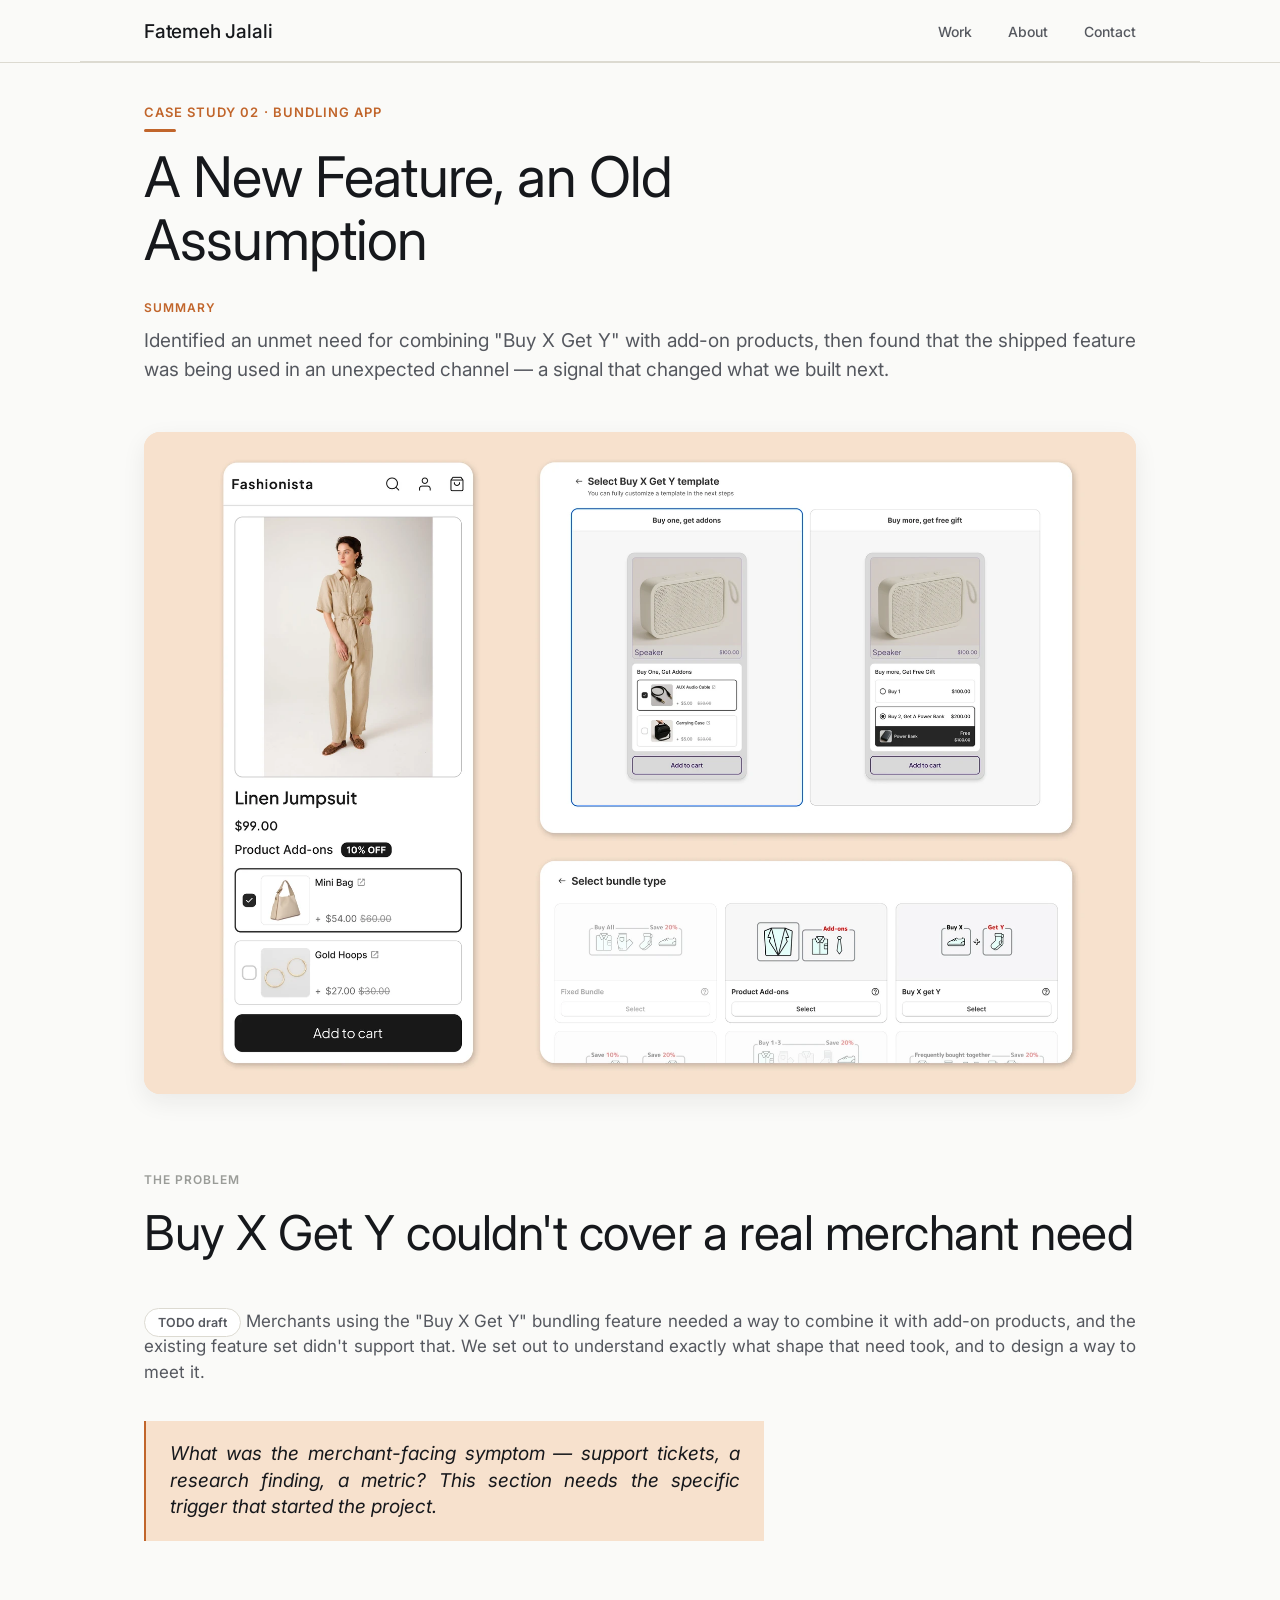
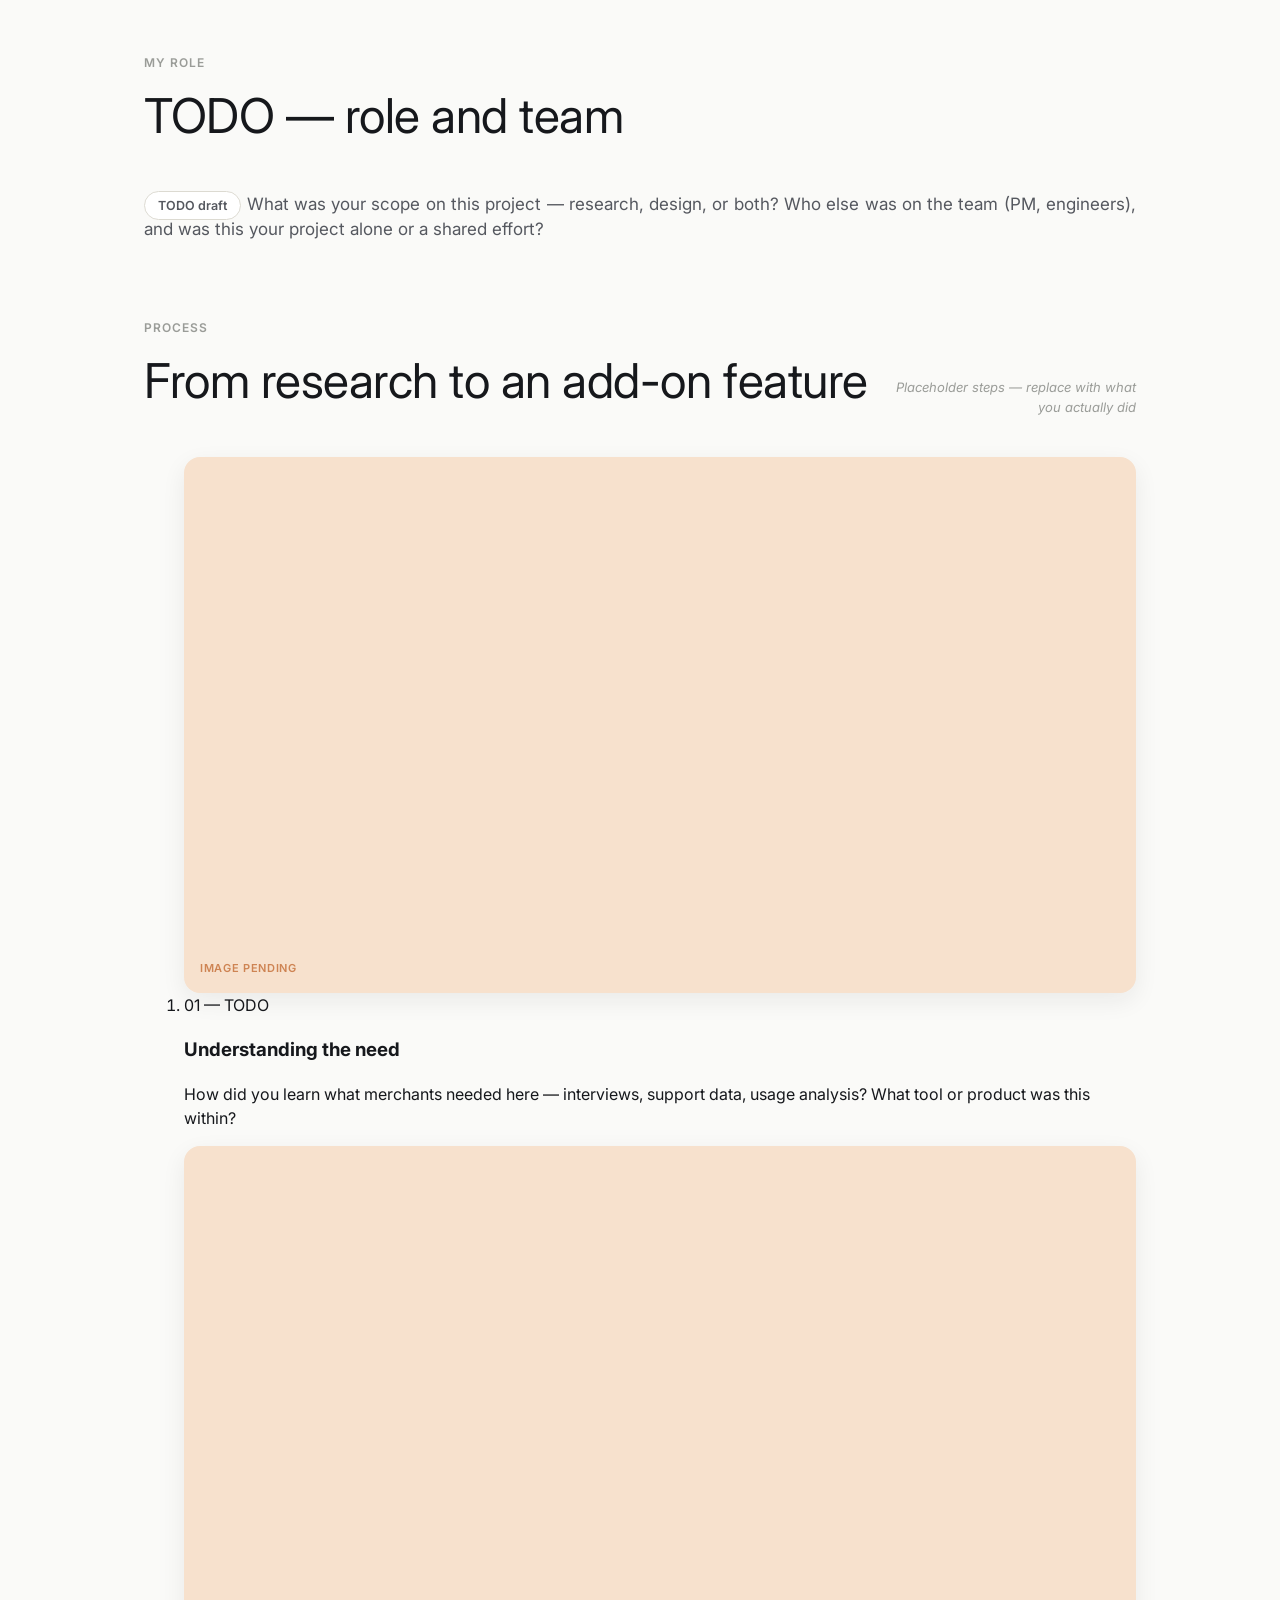
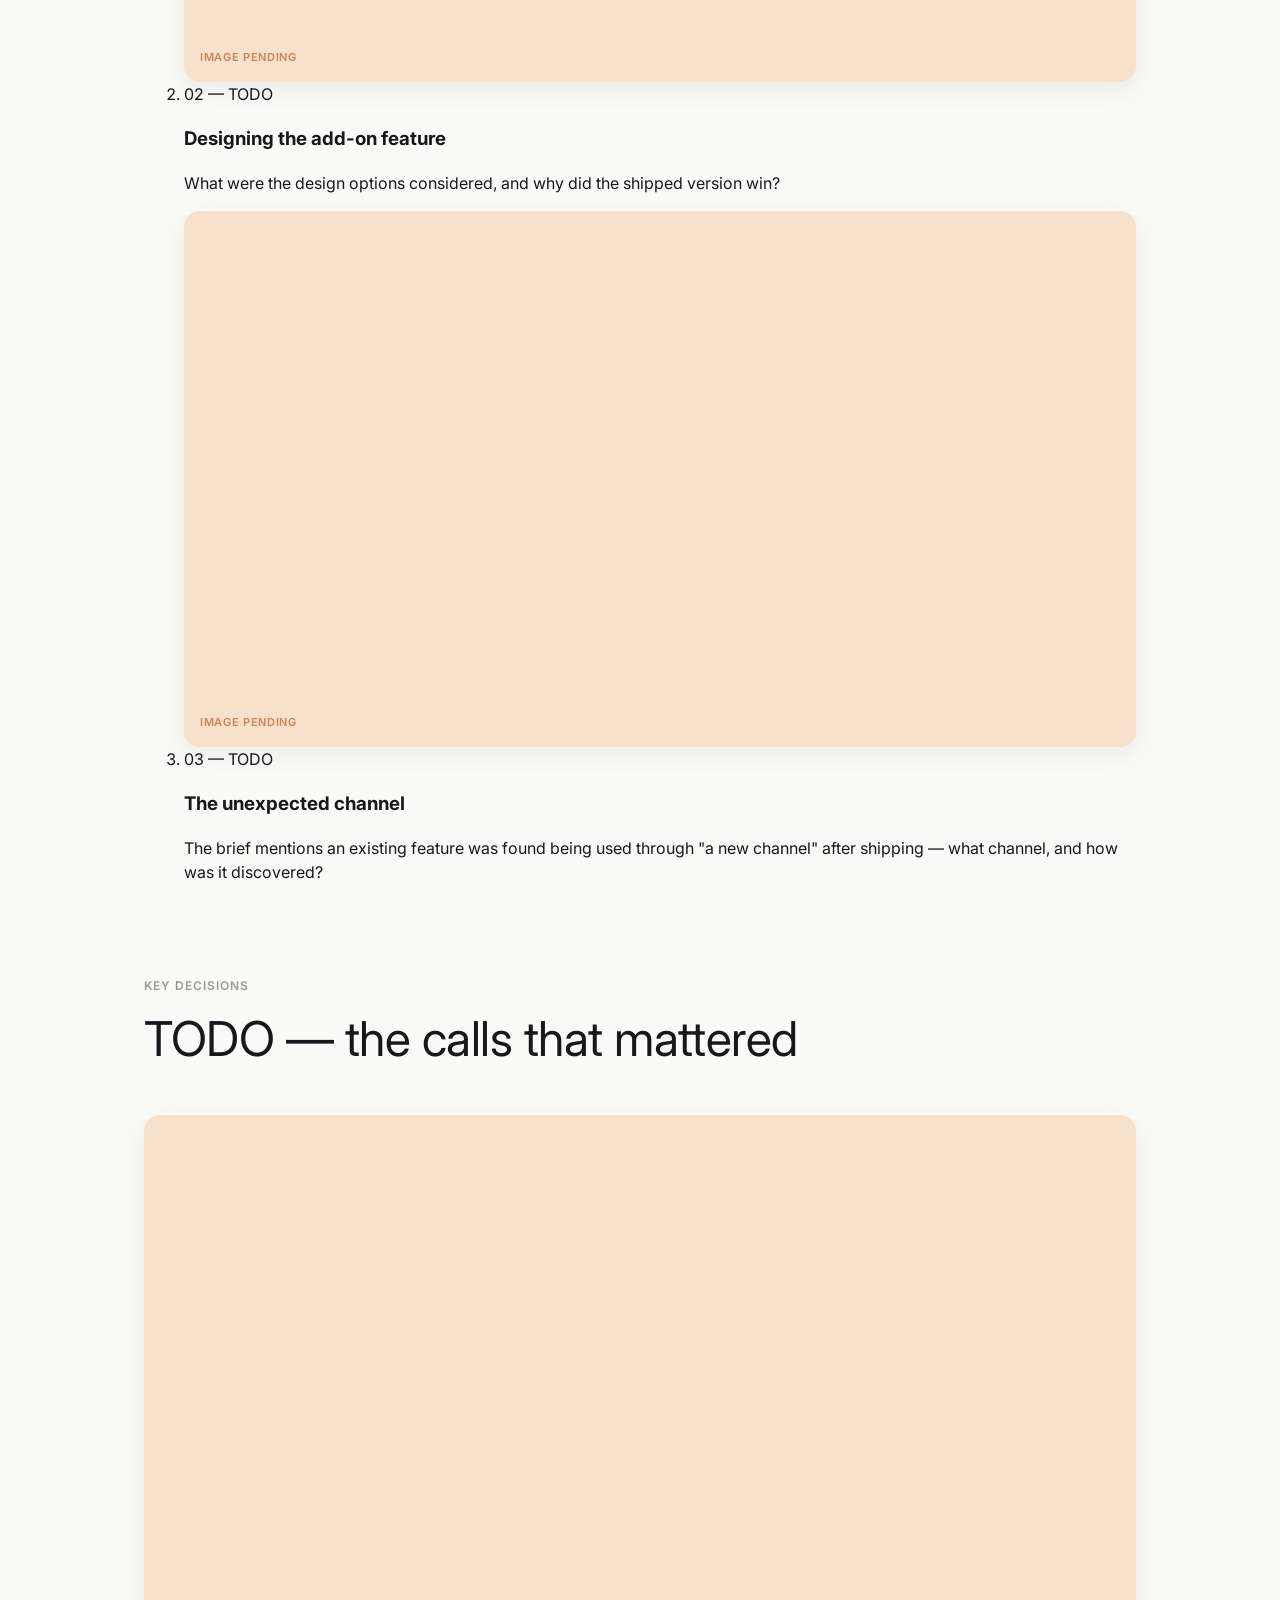
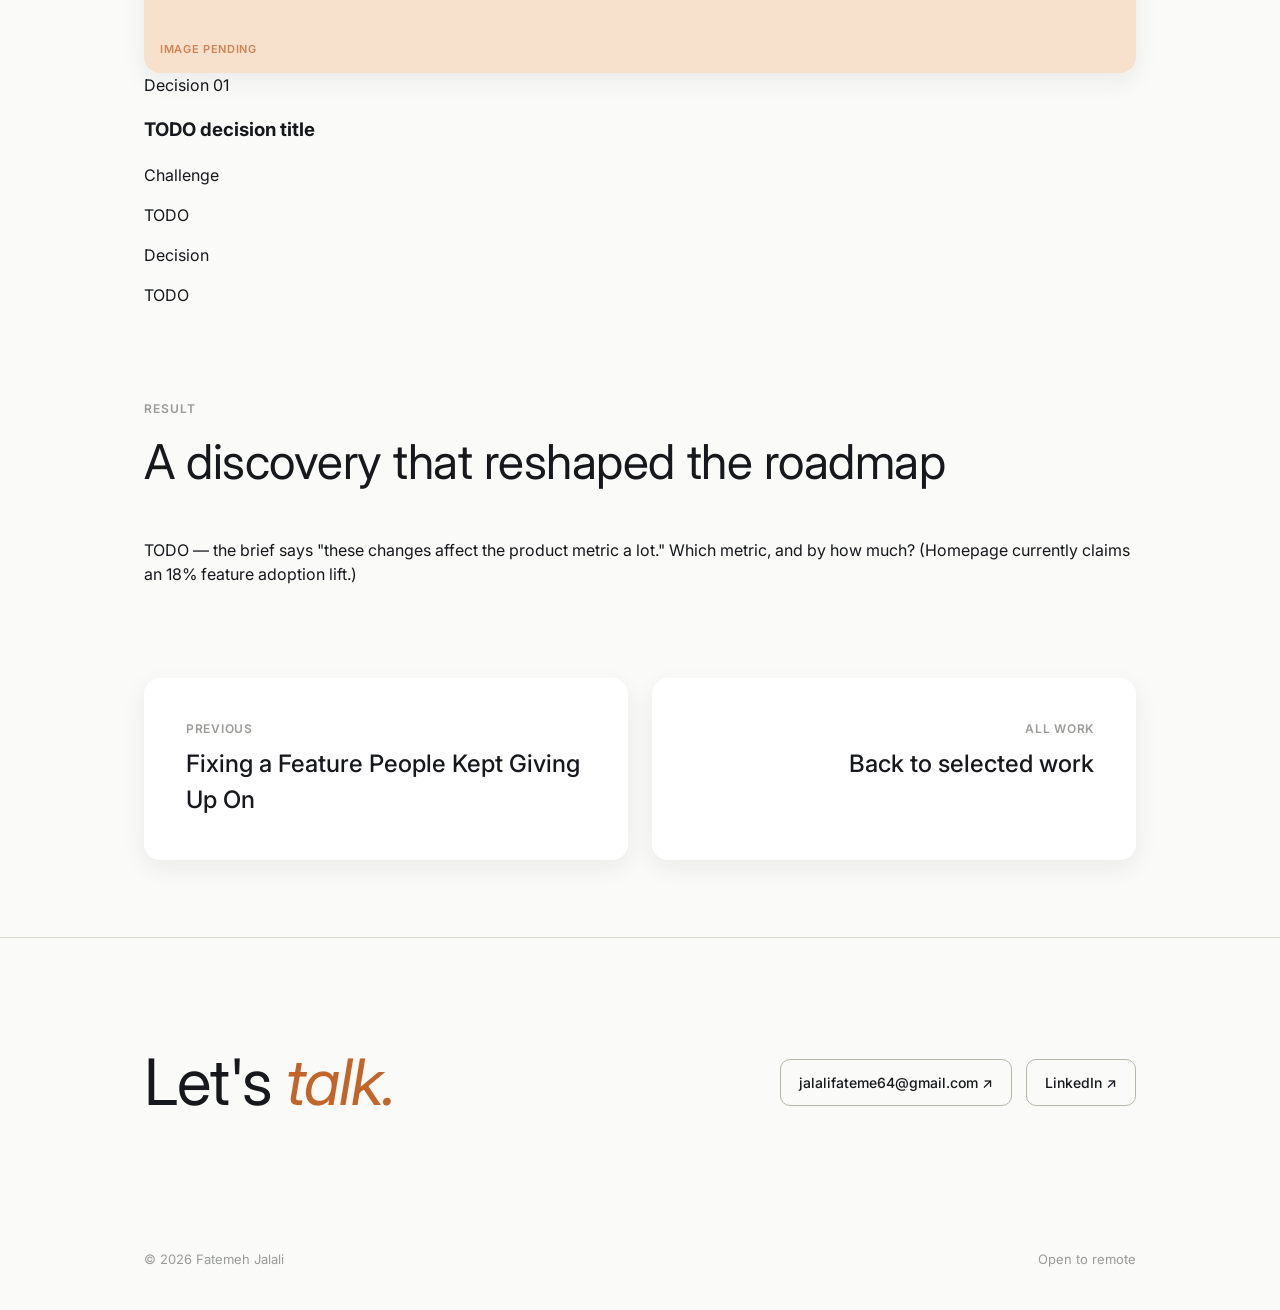
<file: case-study-1.html>
<!DOCTYPE html>
<html lang="en" data-theme="cs1">
<head>
<meta charset="UTF-8">
<meta name="viewport" content="width=device-width, initial-scale=1.0">
<title>A New Feature, an Old Assumption — Fatemeh Jalali</title>
<meta name="description" content="How combining Buy X Get Y with add-on products surfaced an unexpected usage channel that reshaped the product roadmap.">

<meta property="og:type" content="article">
<meta property="og:title" content="A New Feature, an Old Assumption">
<meta property="og:description" content="An unmet need for combining Buy X Get Y with add-on products led to a discovery that changed what we built next.">
<meta name="twitter:card" content="summary_large_image">

<link rel="icon" href="./assets/favicon.svg" type="image/svg+xml">
<link rel="preconnect" href="https://fonts.googleapis.com">
<link rel="preconnect" href="https://fonts.gstatic.com" crossorigin>
<link href="https://fonts.googleapis.com/css2?family=Fraunces:opsz,wght@9..144,400;9..144,500&family=Inter:ital,wght@0,400;0,500;0,600;0,700;1,400;1,500;1,600&display=swap" rel="stylesheet">
<link rel="stylesheet" href="./assets/css/styles.css?v=4">
<script src="./assets/js/main.js" defer></script>
</head>
<body>

  <a class="skip-link" href="#top">Skip to content</a>

  <header class="wrap">
    <div class="header-row">
      <a href="./" class="logo">Fatemeh Jalali</a>
      <nav aria-label="Primary">
        <a href="./#work">Work</a>
        <a href="./#about">About</a>
        <a href="./#contact">Contact</a>
      </nav>
    </div>
  </header>
  <hr class="divider">

  <main id="top">

    <section class="case-hero wrap">
      <div class="reveal">
        <div class="eyebrow">Case study 02 · Bundling app</div>
        <h1>A New Feature, an Old Assumption</h1>
        <div class="case-summary-label">Summary</div>
        <p class="case-summary">Identified an unmet need for combining "Buy X Get Y" with add-on products, then found that the shipped feature was being used in an unexpected channel — a signal that changed what we built next.</p>
      </div>
    </section>

    <div class="wrap">
      <div class="frame frame--cover reveal">
        <img src="./assets/images/case-study-1-cover.webp" alt="Add-on feature bundle selection screens" width="2000" height="1309" loading="lazy">
      </div>
    </div>

    <section class="section wrap">
      <div class="section-head reveal">
        <div>
          <div class="section-label">The problem</div>
          <h2 class="section-title">Buy X Get Y couldn't cover a real merchant need</h2>
        </div>
      </div>

      <div class="prose reveal">
        <p><span class="tag">TODO draft</span> Merchants using the "Buy X Get Y" bundling feature needed a way to combine it with add-on products, and the existing feature set didn't support that. We set out to understand exactly what shape that need took, and to design a way to meet it.</p>
        <div class="callout">
          <p>What was the merchant-facing symptom — support tickets, a research finding, a metric? This section needs the specific trigger that started the project.</p>
        </div>
      </div>
    </section>

    <section class="section wrap">
      <div class="section-head reveal">
        <div>
          <div class="section-label">My role</div>
          <h2 class="section-title">TODO — role and team</h2>
        </div>
      </div>

      <div class="prose reveal">
        <p><span class="tag">TODO draft</span> What was your scope on this project — research, design, or both? Who else was on the team (PM, engineers), and was this your project alone or a shared effort?</p>
      </div>
    </section>

    <section class="section wrap">
      <div class="section-head reveal">
        <div>
          <div class="section-label">Process</div>
          <h2 class="section-title">From research to an add-on feature</h2>
        </div>
        <div class="section-note">Placeholder steps — replace with what you actually did</div>
      </div>

      <ol class="process-list">
        <li class="process-step reveal">
          <div class="frame frame--wide" data-label="image pending"></div>
          <div class="process-body">
            <span class="timeline-index">01 — TODO</span>
            <h3>Understanding the need</h3>
            <p>How did you learn what merchants needed here — interviews, support data, usage analysis? What tool or product was this within?</p>
          </div>
        </li>
        <li class="process-step reveal">
          <div class="frame frame--wide" data-label="image pending"></div>
          <div class="process-body">
            <span class="timeline-index">02 — TODO</span>
            <h3>Designing the add-on feature</h3>
            <p>What were the design options considered, and why did the shipped version win?</p>
          </div>
        </li>
        <li class="process-step reveal">
          <div class="frame frame--wide" data-label="image pending"></div>
          <div class="process-body">
            <span class="timeline-index">03 — TODO</span>
            <h3>The unexpected channel</h3>
            <p>The brief mentions an existing feature was found being used through "a new channel" after shipping — what channel, and how was it discovered?</p>
          </div>
        </li>
      </ol>
    </section>

    <section class="section wrap">
      <div class="section-head reveal">
        <div>
          <div class="section-label">Key decisions</div>
          <h2 class="section-title">TODO — the calls that mattered</h2>
        </div>
      </div>

      <div class="decision-list">
        <div class="decision-item reveal">
          <div class="frame frame--wide" data-label="image pending"></div>
          <div class="decision-body">
            <span class="decision-index">Decision 01</span>
            <h3>TODO decision title</h3>
            <span class="label">Challenge</span>
            <p>TODO</p>
            <span class="label">Decision</span>
            <p>TODO</p>
          </div>
        </div>
      </div>
    </section>

    <section class="section wrap">
      <div class="section-head reveal">
        <div>
          <div class="section-label">Result</div>
          <h2 class="section-title">A discovery that reshaped the roadmap</h2>
        </div>
      </div>

      <div class="reveal">
        <p class="result-highlight">TODO — the brief says "these changes affect the product metric a lot." Which metric, and by how much? (Homepage currently claims an 18% feature adoption lift.)</p>
      </div>
    </section>

  </main>

  <nav class="wrap" aria-label="More work">
    <div class="case-switch reveal">
      <a href="./case-study-2.html" class="case-switch-link">
        <span class="case-switch-label">Previous</span>
        <span class="case-switch-title">Fixing a Feature People Kept Giving Up On</span>
      </a>
      <a href="./#work" class="case-switch-link">
        <span class="case-switch-label">All work</span>
        <span class="case-switch-title">Back to selected work</span>
      </a>
    </div>
  </nav>

  <hr class="divider">

  <section class="contact wrap" id="contact">
    <div class="contact-inner reveal">
      <h2>Let's <em>talk.</em></h2>
      <div class="contact-links">
        <a class="contact-link" href="mailto:jalalifateme64@gmail.com">jalalifateme64@gmail.com ↗</a>
        <a class="contact-link" href="https://www.linkedin.com/in/fatemehjalali78/" target="_blank" rel="noopener">LinkedIn ↗</a>
      </div>
    </div>
  </section>

  <footer class="reveal">
    <span>© 2026 Fatemeh Jalali</span>
    <span>Open to remote</span>
  </footer>

</body>
</html>
</file>
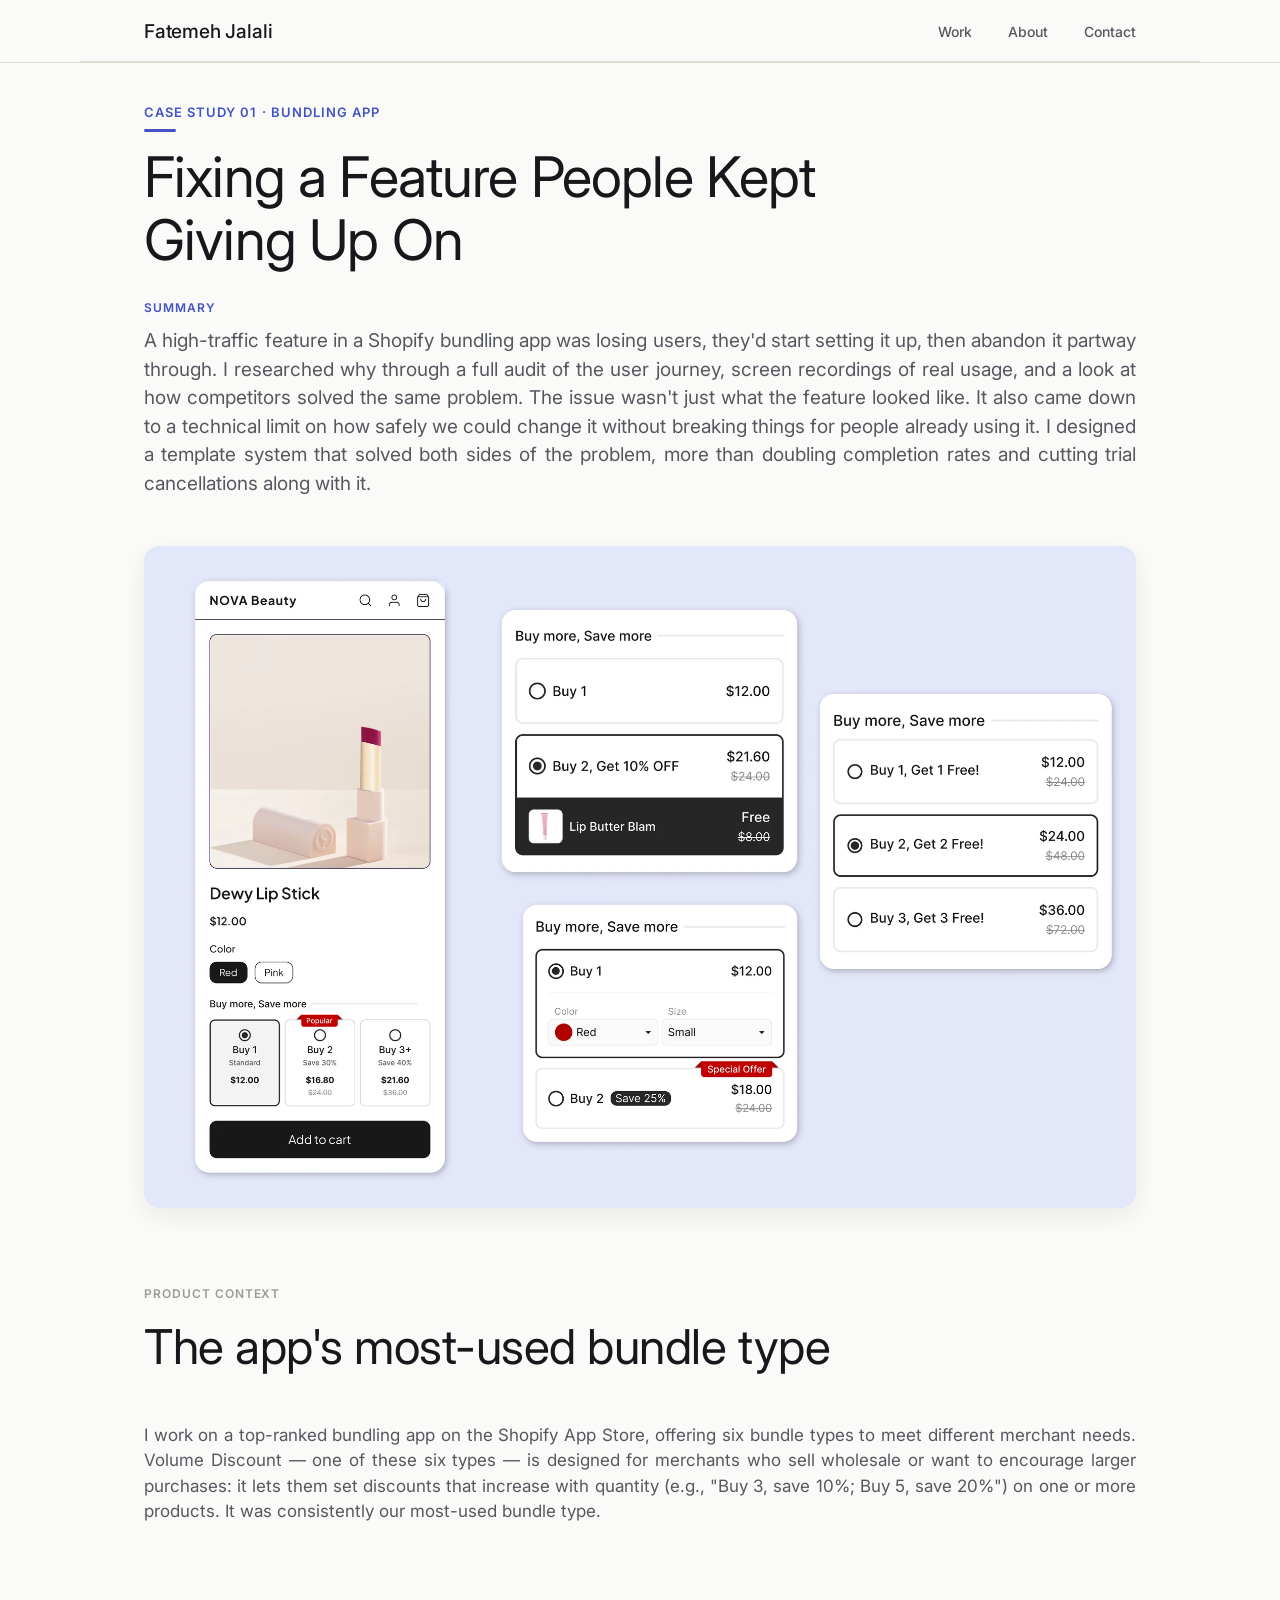
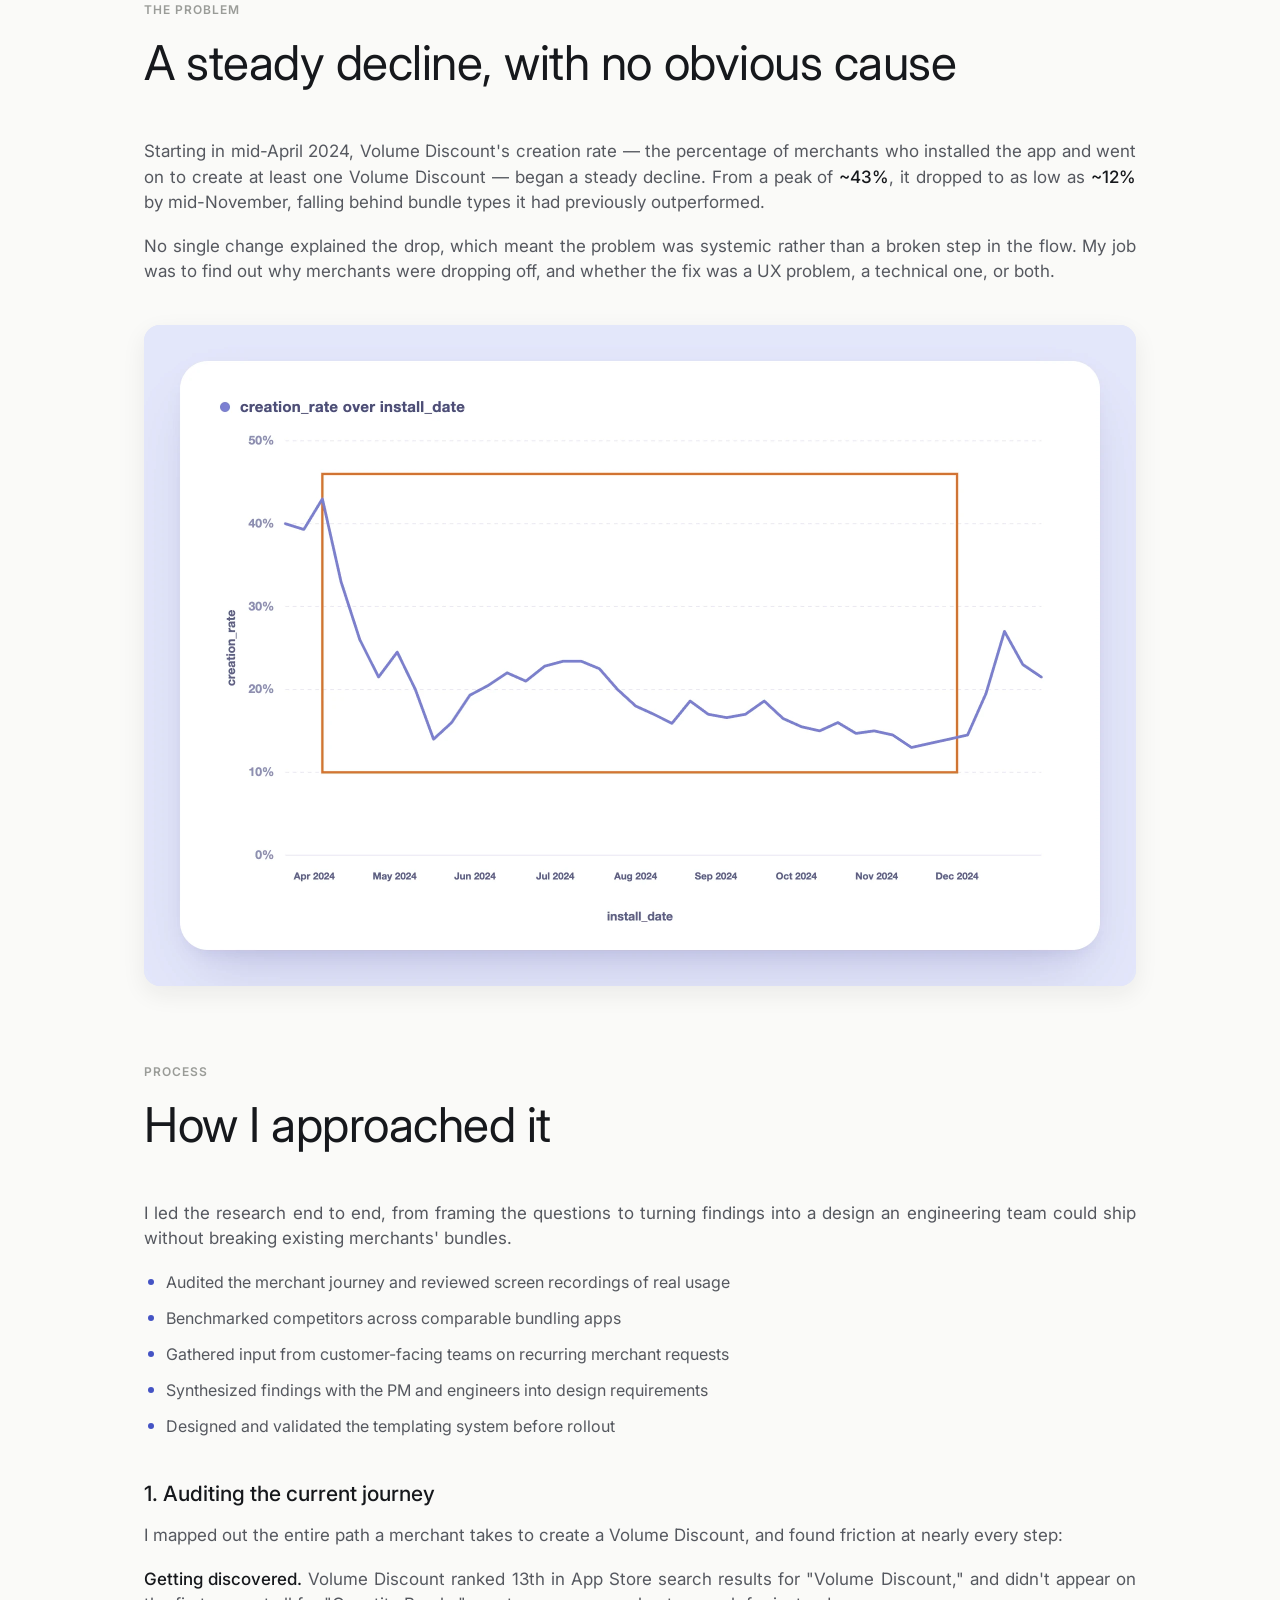
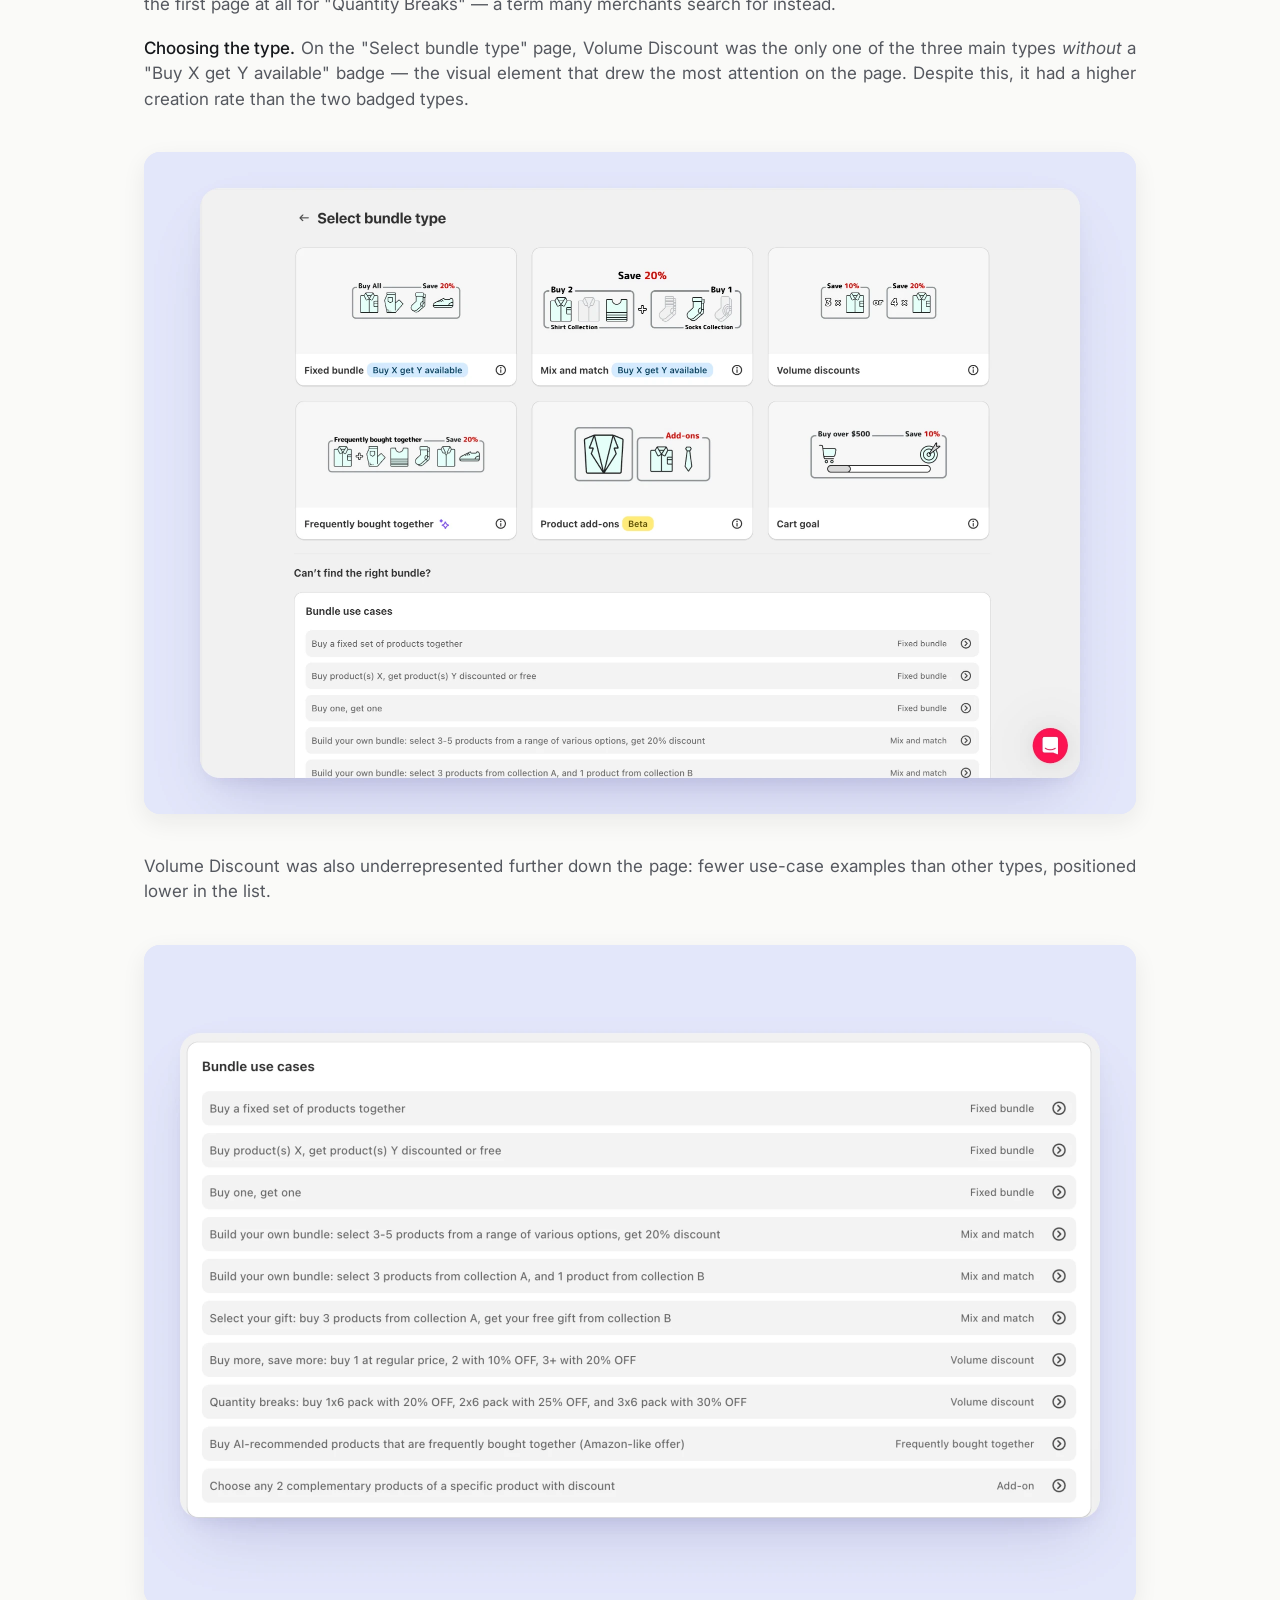
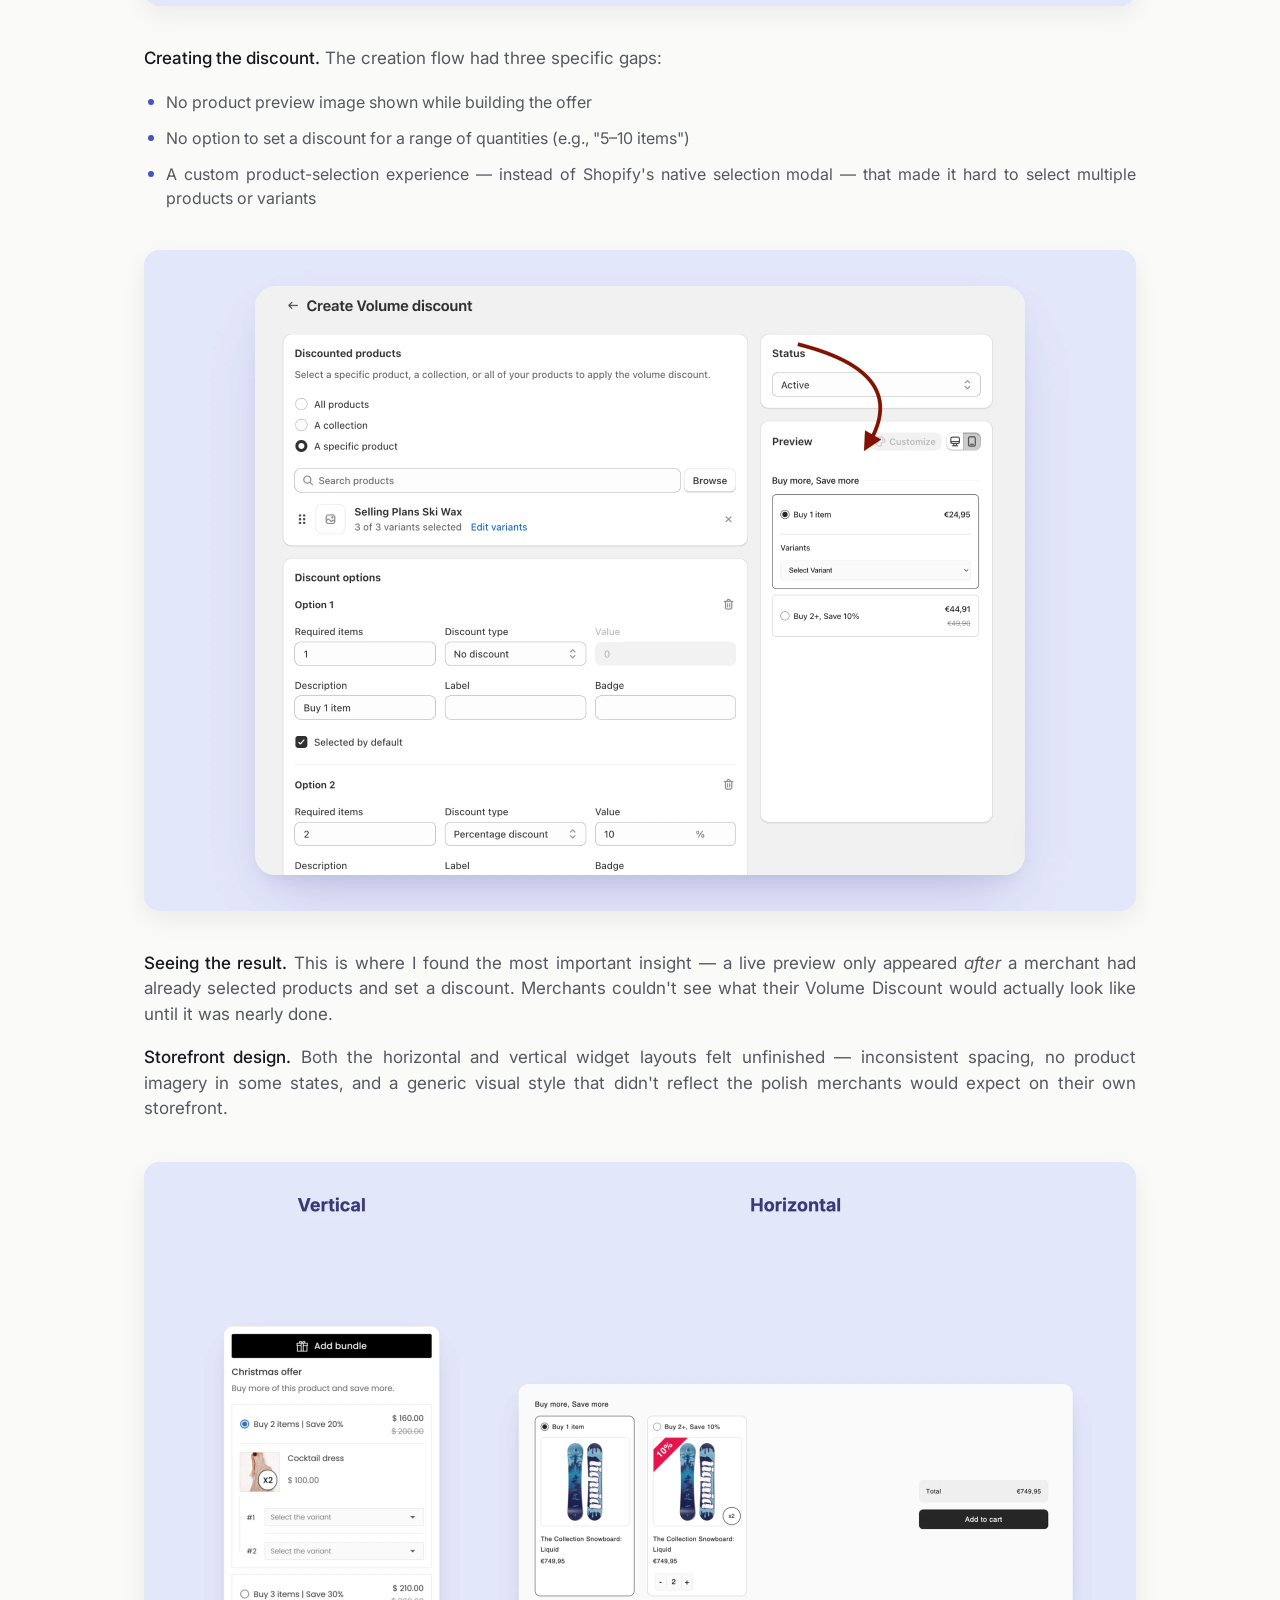
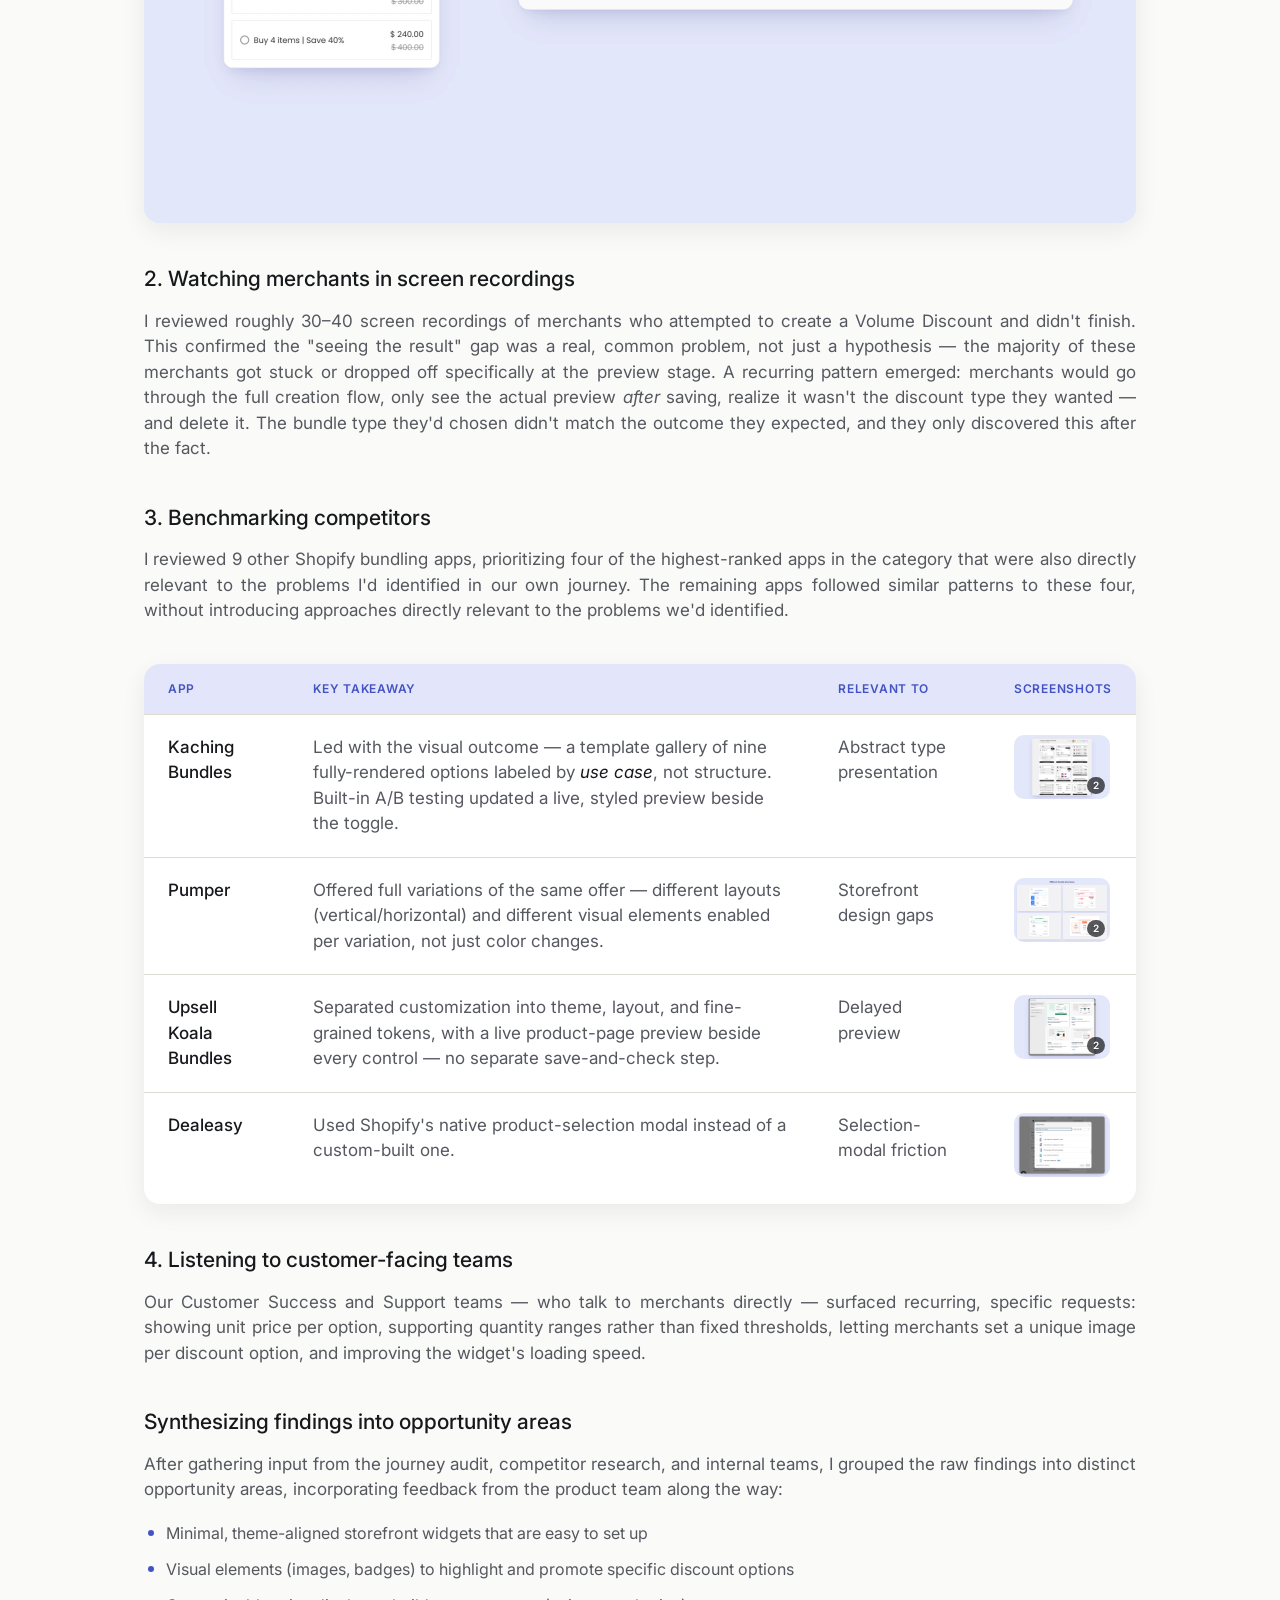
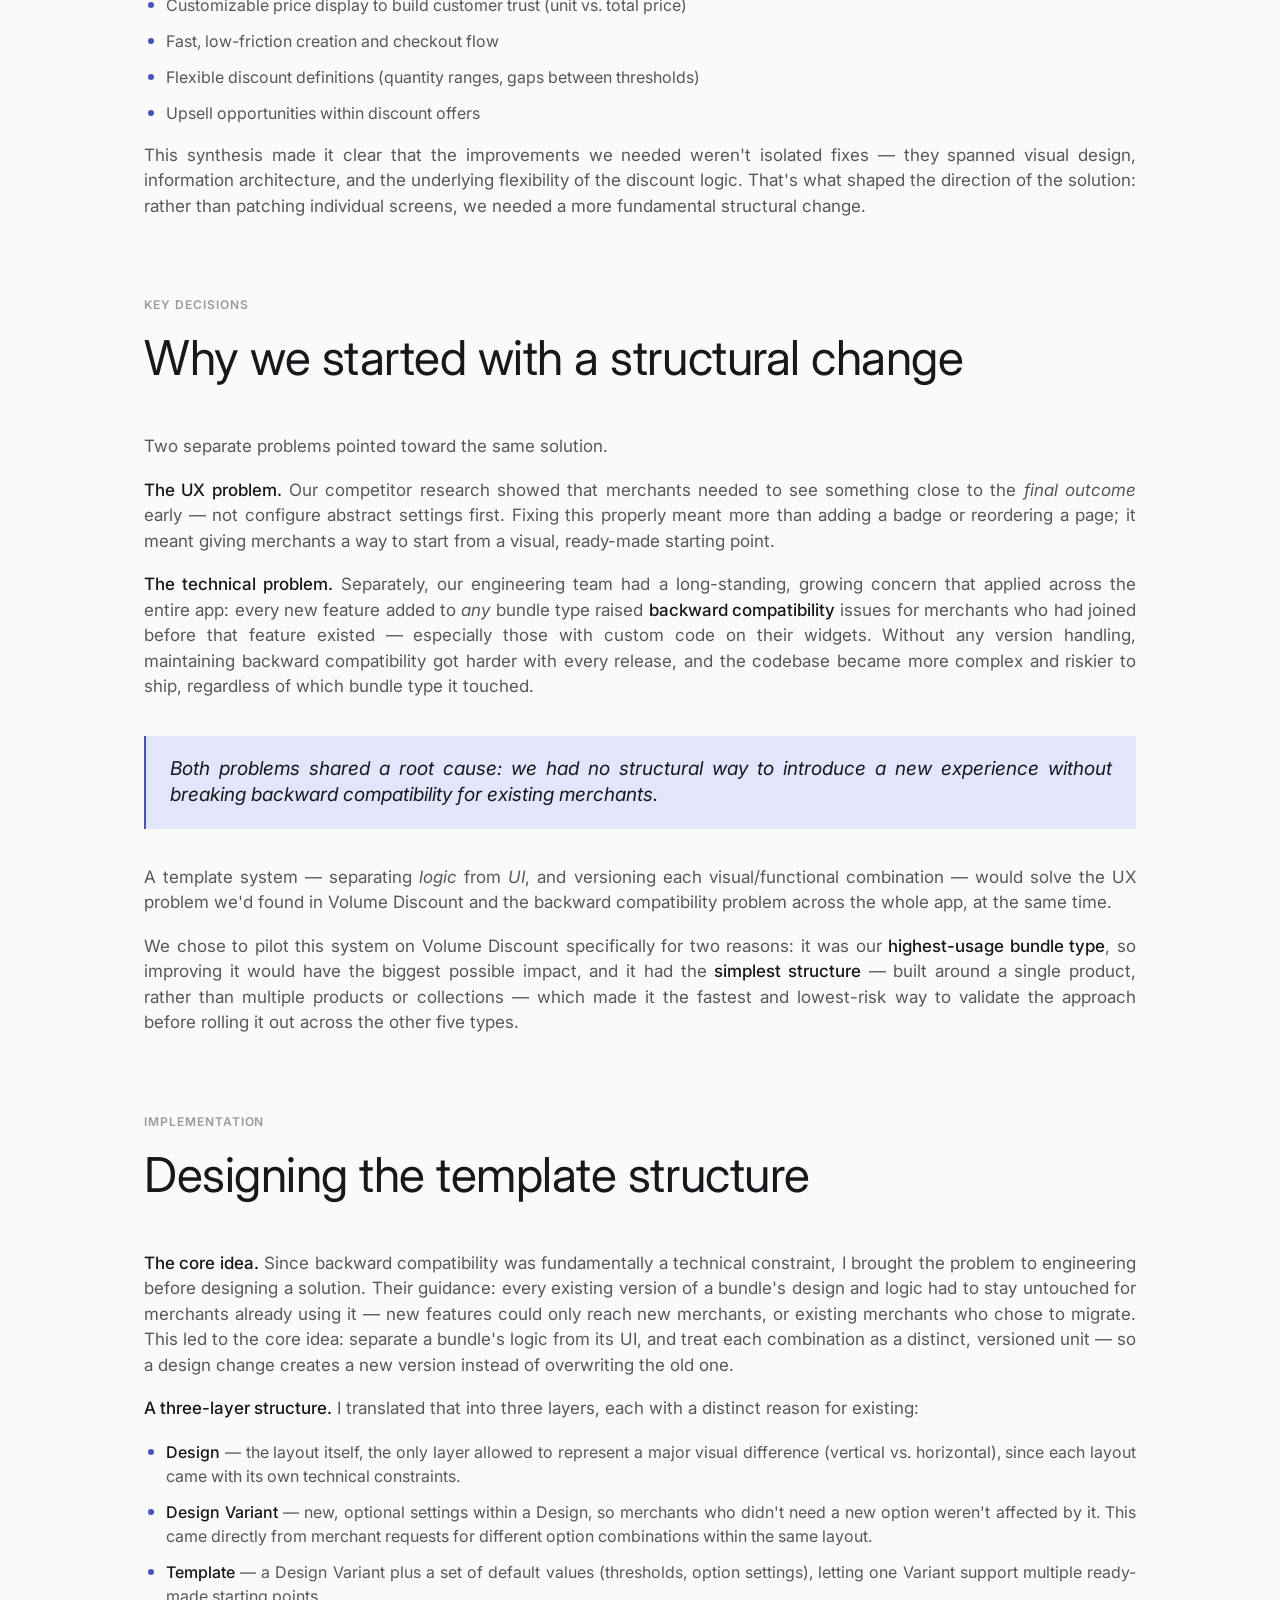
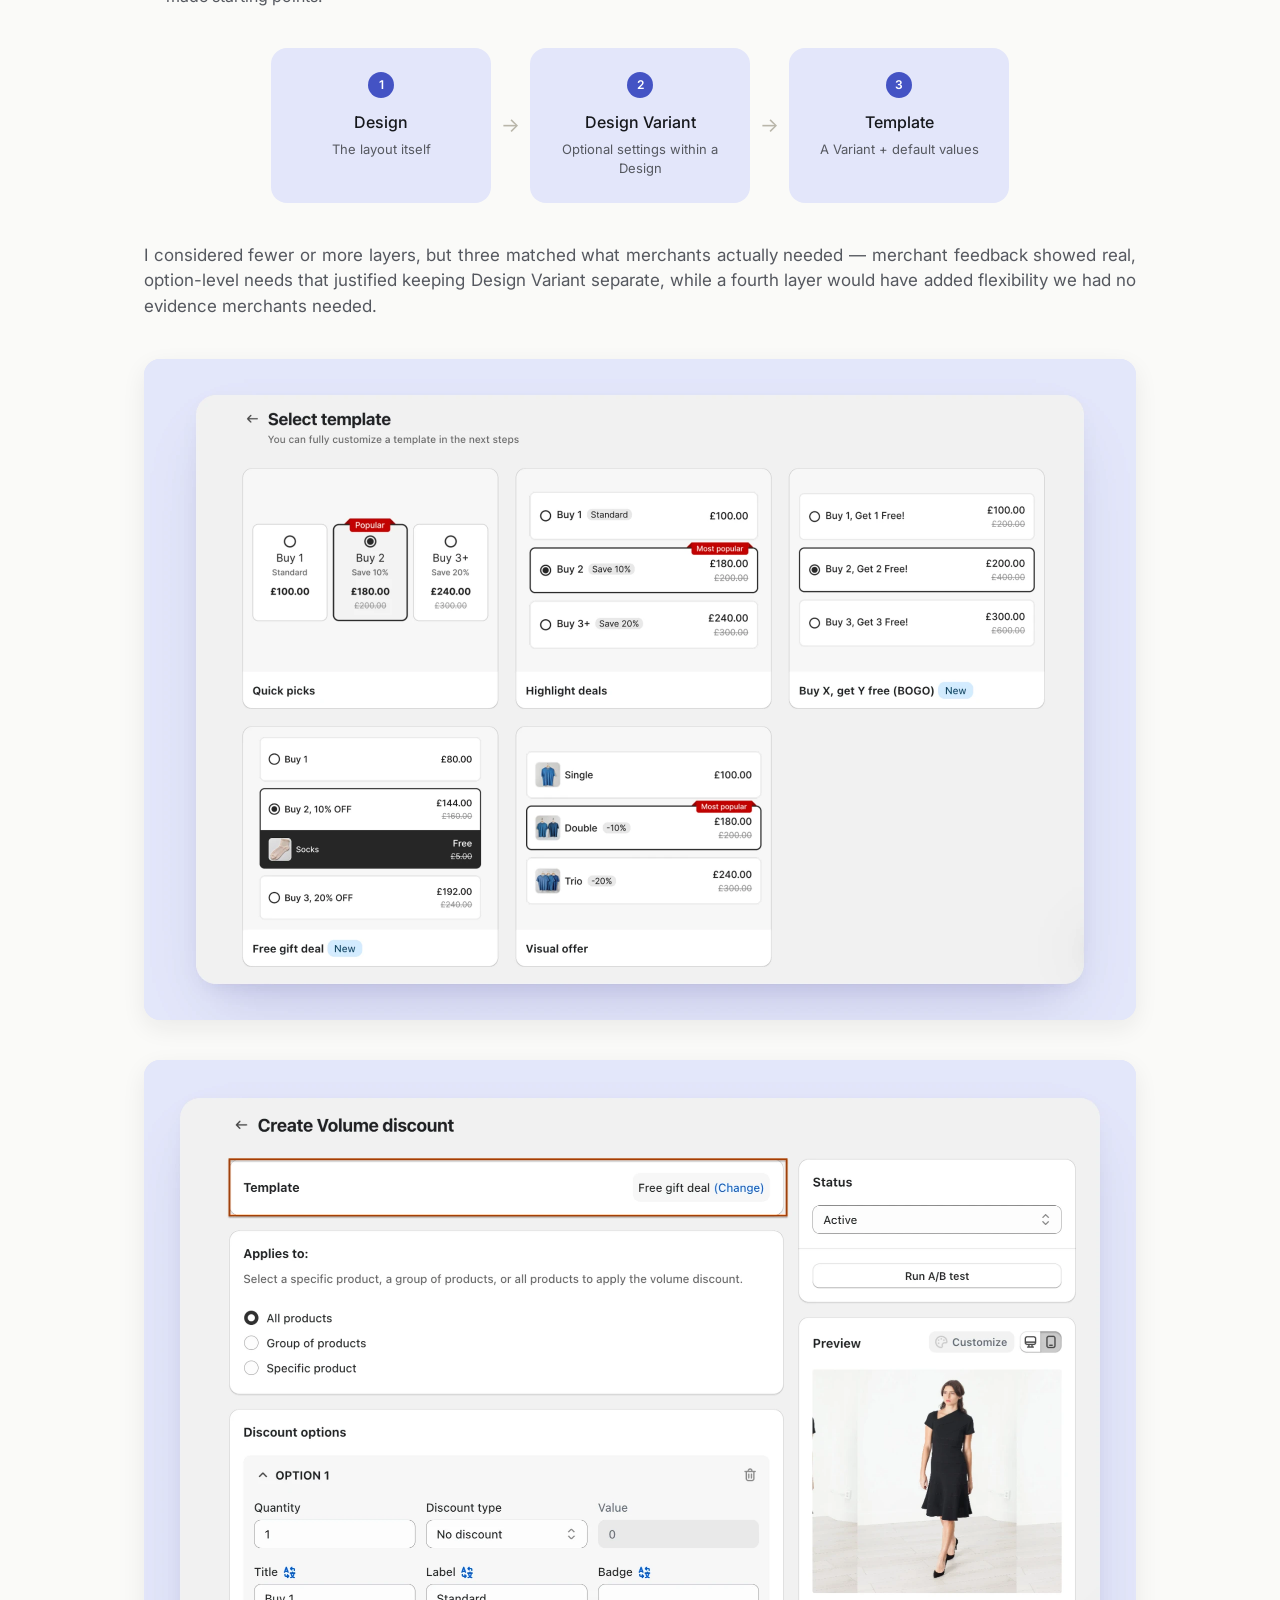
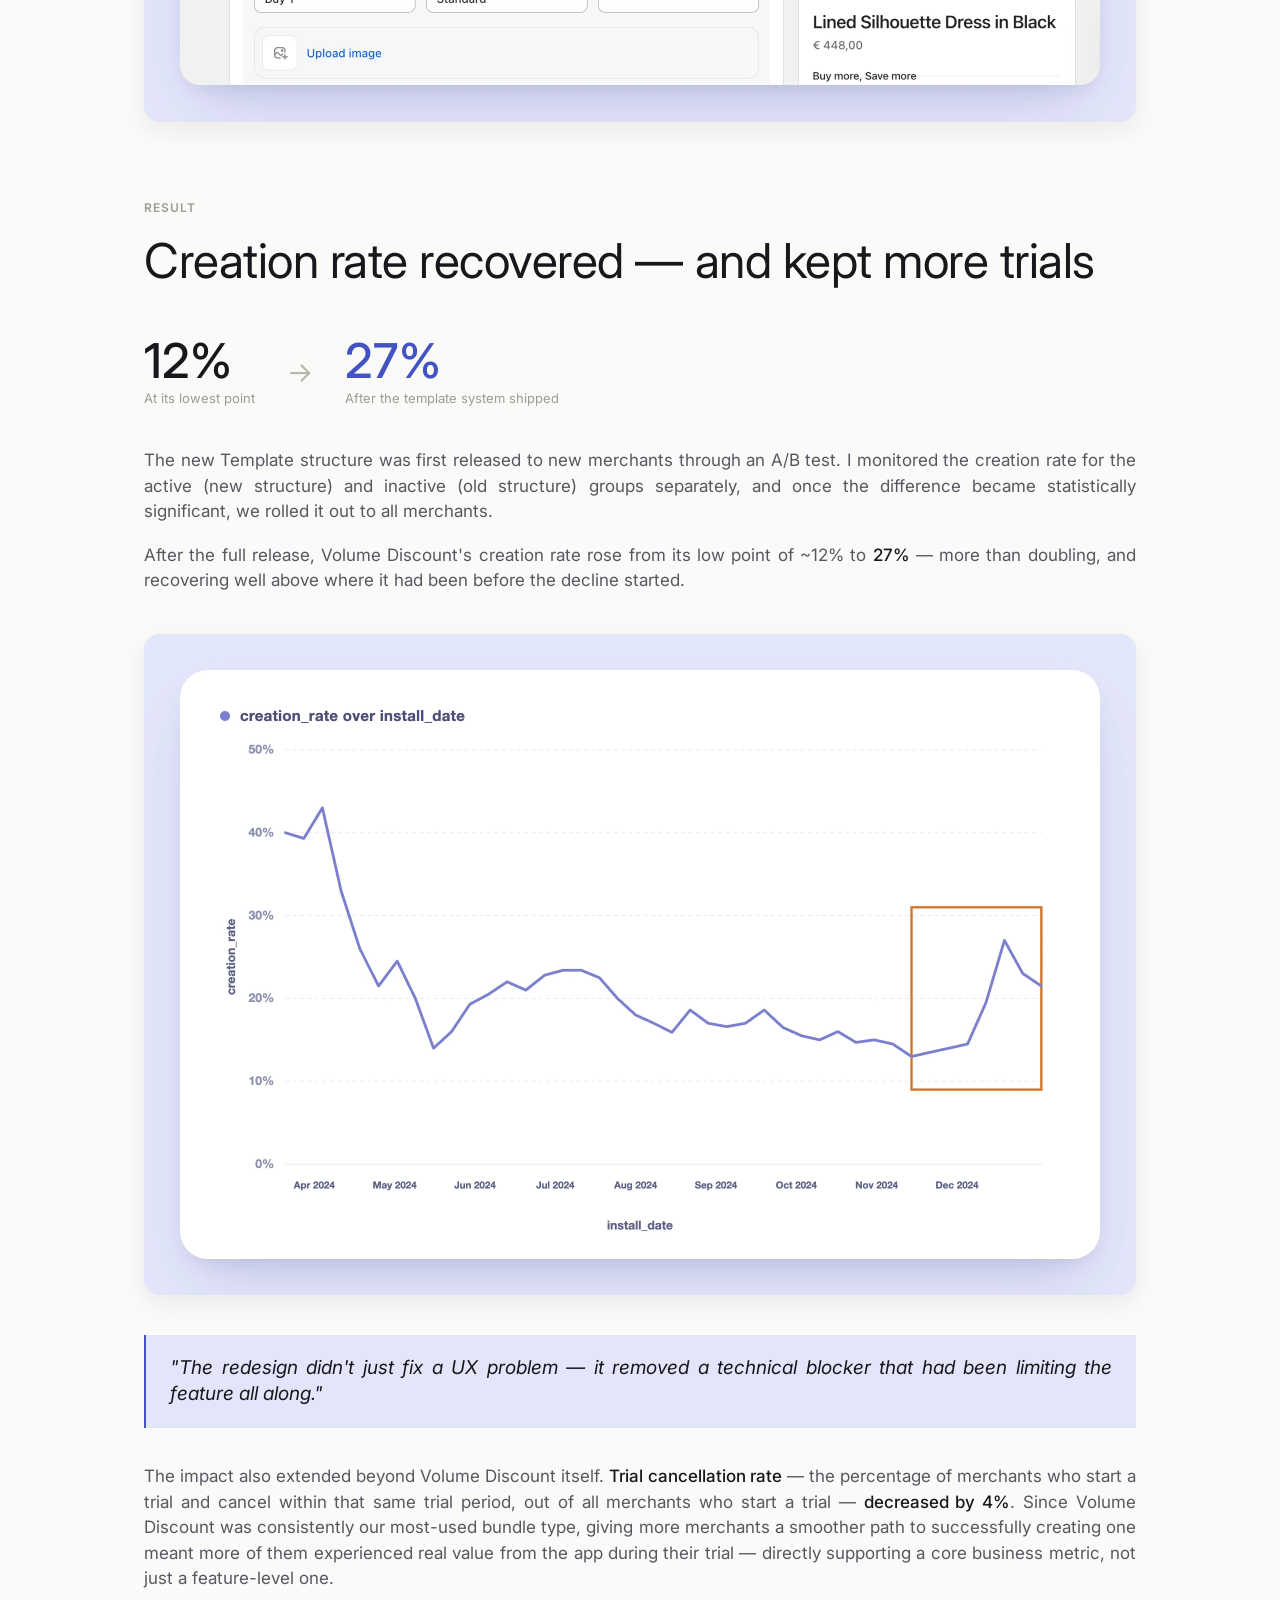
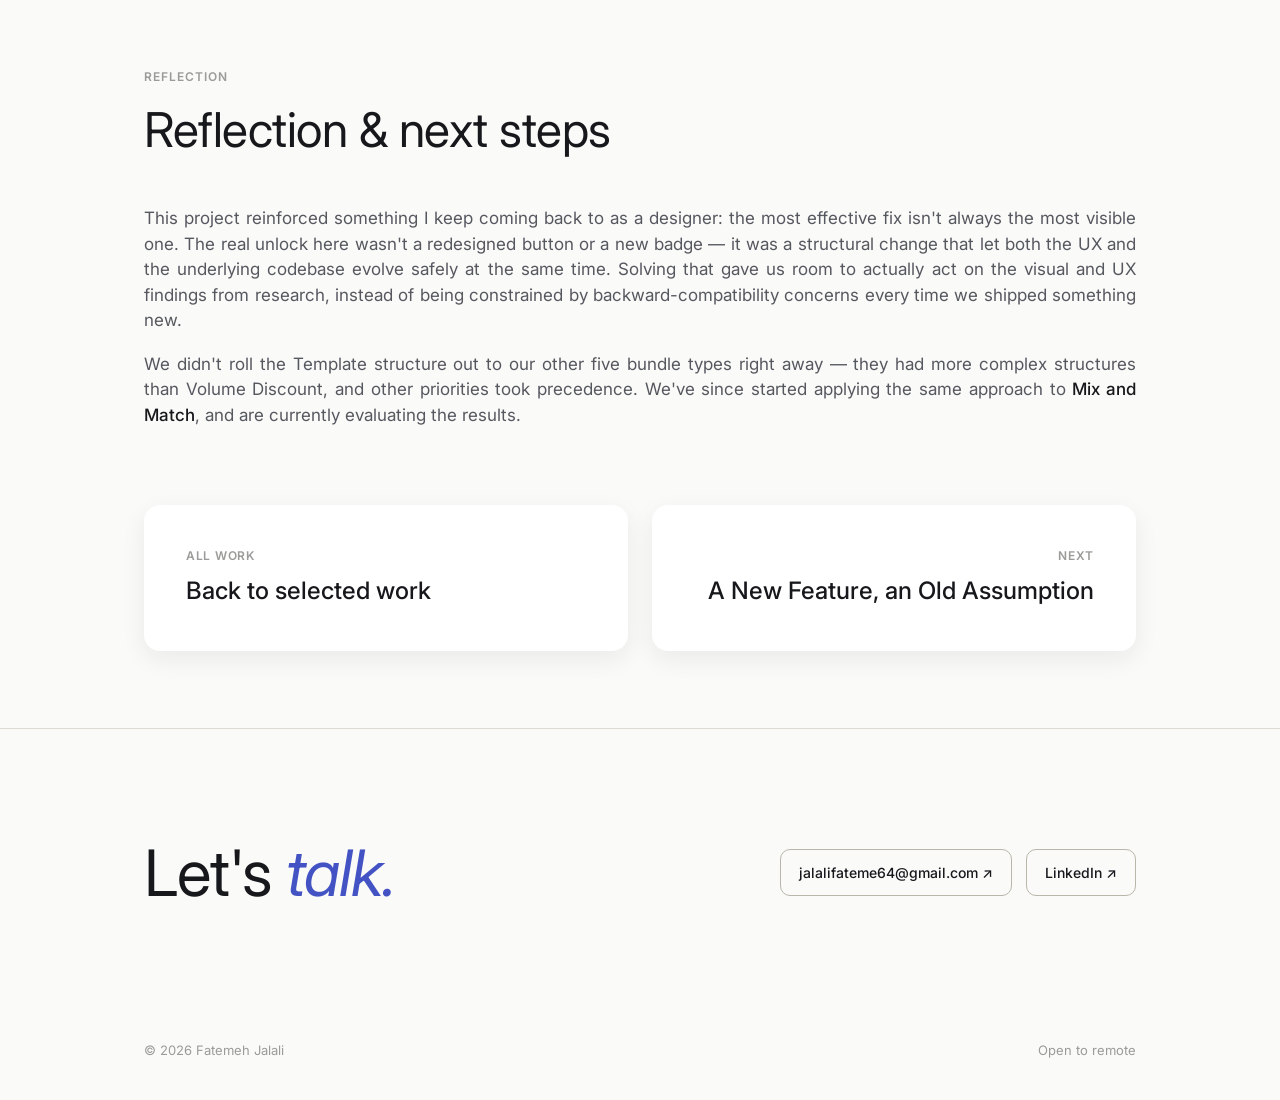
<file: case-study-2.html>
<!DOCTYPE html>
<html lang="en" data-theme="cs2">
<head>
<meta charset="UTF-8">
<meta name="viewport" content="width=device-width, initial-scale=1.0">
<title>Fixing a Feature People Kept Giving Up On — Fatemeh Jalali</title>
<meta name="description" content="How a templating system recovered Volume Discount's creation rate from 12% to 27% and cut trial cancellations by 4%.">

<meta property="og:type" content="article">
<meta property="og:title" content="Fixing a Feature People Kept Giving Up On">
<meta property="og:description" content="Volume Discount's creation rate had dropped from ~43% to ~12%. Research and a templating system brought it back to 27%.">
<meta name="twitter:card" content="summary_large_image">

<link rel="icon" href="./assets/favicon.svg" type="image/svg+xml">
<link rel="preconnect" href="https://fonts.googleapis.com">
<link rel="preconnect" href="https://fonts.gstatic.com" crossorigin>
<link href="https://fonts.googleapis.com/css2?family=Fraunces:opsz,wght@9..144,400;9..144,500&family=Inter:ital,wght@0,400;0,500;0,600;0,700;1,400;1,500;1,600&display=swap" rel="stylesheet">
<link rel="stylesheet" href="./assets/css/styles.css?v=4">
<script src="./assets/js/main.js" defer></script>
</head>
<body>

  <a class="skip-link" href="#top">Skip to content</a>

  <header class="wrap">
    <div class="header-row">
      <a href="./" class="logo">Fatemeh Jalali</a>
      <nav aria-label="Primary">
        <a href="./#work">Work</a>
        <a href="./#about">About</a>
        <a href="./#contact">Contact</a>
      </nav>
    </div>
  </header>
  <hr class="divider">

  <main id="top">

    <section class="case-hero wrap">
      <div class="reveal">
        <div class="eyebrow">Case study 01 · Bundling app</div>
        <h1>Fixing a Feature People Kept Giving Up On</h1>
        <div class="case-summary-label">Summary</div>
        <p class="case-summary">A high-traffic feature in a Shopify bundling app was losing users, they'd start setting it up, then abandon it partway through. I researched why through a full audit of the user journey, screen recordings of real usage, and a look at how competitors solved the same problem. The issue wasn't just what the feature looked like. It also came down to a technical limit on how safely we could change it without breaking things for people already using it. I designed a template system that solved both sides of the problem, more than doubling completion rates and cutting trial cancellations along with it.</p>
      </div>
    </section>

    <div class="wrap">
      <div class="frame frame--cover reveal">
        <img src="./assets/images/case-study-2-cover.webp" alt="Volume Discount template selection and quantity-discount screens" width="2000" height="1309" loading="lazy">
      </div>
    </div>

    <section class="section wrap">
      <div class="section-head reveal">
        <div>
          <div class="section-label">Product context</div>
          <h2 class="section-title">The app's most-used bundle type</h2>
        </div>
      </div>

      <div class="prose reveal">
        <p>I work on a top-ranked bundling app on the Shopify App Store, offering six bundle types to meet different merchant needs. Volume Discount — one of these six types — is designed for merchants who sell wholesale or want to encourage larger purchases: it lets them set discounts that increase with quantity (e.g., "Buy 3, save 10%; Buy 5, save 20%") on one or more products. It was consistently our most-used bundle type.</p>
      </div>
    </section>

    <section class="section wrap">
      <div class="section-head reveal">
        <div>
          <div class="section-label">The problem</div>
          <h2 class="section-title">A steady decline, with no obvious cause</h2>
        </div>
      </div>

      <div class="prose reveal">
        <p>Starting in mid-April 2024, Volume Discount's creation rate — the percentage of merchants who installed the app and went on to create at least one Volume Discount — began a steady decline. From a peak of <strong>~43%</strong>, it dropped to as low as <strong>~12%</strong> by mid-November, falling behind bundle types it had previously outperformed.</p>
        <p>No single change explained the drop, which meant the problem was systemic rather than a broken step in the flow. My job was to find out why merchants were dropping off, and whether the fix was a UX problem, a technical one, or both.</p>
      </div>

      <div class="frame frame--cover reveal">
        <img src="./assets/images/case-study-2-creation-rate-chart.webp" alt="Line chart of Volume Discount's creation rate by install date, declining from a peak of about 43% in April 2024 to about 12% by November 2024" width="1984" height="1322" loading="lazy">
      </div>
    </section>

    <section class="section wrap">
      <div class="section-head reveal">
        <div>
          <div class="section-label">Process</div>
          <h2 class="section-title">How I approached it</h2>
        </div>
      </div>

      <div class="prose reveal">
        <p>I led the research end to end, from framing the questions to turning findings into a design an engineering team could ship without breaking existing merchants' bundles.</p>
        <ul>
          <li>Audited the merchant journey and reviewed screen recordings of real usage</li>
          <li>Benchmarked competitors across comparable bundling apps</li>
          <li>Gathered input from customer-facing teams on recurring merchant requests</li>
          <li>Synthesized findings with the PM and engineers into design requirements</li>
          <li>Designed and validated the templating system before rollout</li>
        </ul>
      </div>

      <div class="prose reveal">
        <h3>1. Auditing the current journey</h3>
        <p>I mapped out the entire path a merchant takes to create a Volume Discount, and found friction at nearly every step:</p>
        <p><strong>Getting discovered.</strong> Volume Discount ranked 13th in App Store search results for "Volume Discount," and didn't appear on the first page at all for "Quantity Breaks" — a term many merchants search for instead.</p>
        <p><strong>Choosing the type.</strong> On the "Select bundle type" page, Volume Discount was the only one of the three main types <em>without</em> a "Buy X get Y available" badge — the visual element that drew the most attention on the page. Despite this, it had a higher creation rate than the two badged types.</p>
      </div>

      <div class="frame frame--cover reveal">
        <img src="./assets/images/case-study-2-select-bundle-type.webp" alt="Select bundle type screen, showing Volume Discounts as the only main bundle type without a &quot;Buy X get Y available&quot; badge" width="1984" height="1322" loading="lazy">
      </div>

      <div class="prose reveal">
        <p>Volume Discount was also underrepresented further down the page: fewer use-case examples than other types, positioned lower in the list.</p>
      </div>

      <div class="frame frame--cover reveal">
        <img src="./assets/images/case-study-2-bundle-use-cases.webp" alt="Bundle use cases list, showing Volume Discount with fewer example entries than other bundle types and positioned lower in the list" width="1984" height="1322" loading="lazy">
      </div>

      <div class="prose reveal">
        <p><strong>Creating the discount.</strong> The creation flow had three specific gaps:</p>
        <ul>
          <li>No product preview image shown while building the offer</li>
          <li>No option to set a discount for a range of quantities (e.g., "5–10 items")</li>
          <li>A custom product-selection experience — instead of Shopify's native selection modal — that made it hard to select multiple products or variants</li>
        </ul>
      </div>

      <div class="frame frame--cover reveal">
        <img src="./assets/images/case-study-2-create-discount-flow.webp" alt="Create Volume discount screen, showing the discounted-products selector without a product preview image" width="1984" height="1322" loading="lazy">
      </div>

      <div class="prose reveal">
        <p><strong>Seeing the result.</strong> This is where I found the most important insight — a live preview only appeared <em>after</em> a merchant had already selected products and set a discount. Merchants couldn't see what their Volume Discount would actually look like until it was nearly done.</p>
        <p><strong>Storefront design.</strong> Both the horizontal and vertical widget layouts felt unfinished — inconsistent spacing, no product imagery in some states, and a generic visual style that didn't reflect the polish merchants would expect on their own storefront.</p>
      </div>

      <div class="frame frame--cover reveal">
        <img src="./assets/images/case-study-2-widget-layouts.webp" alt="Vertical and horizontal Volume Discount storefront widget layouts, both showing inconsistent spacing and placeholder styling" width="1984" height="1322" loading="lazy">
      </div>

      <div class="prose reveal">
        <h3>2. Watching merchants in screen recordings</h3>
        <p>I reviewed roughly 30–40 screen recordings of merchants who attempted to create a Volume Discount and didn't finish. This confirmed the "seeing the result" gap was a real, common problem, not just a hypothesis — the majority of these merchants got stuck or dropped off specifically at the preview stage. A recurring pattern emerged: merchants would go through the full creation flow, only see the actual preview <em>after</em> saving, realize it wasn't the discount type they wanted — and delete it. The bundle type they'd chosen didn't match the outcome they expected, and they only discovered this after the fact.</p>
      </div>

      <div class="prose reveal">
        <h3>3. Benchmarking competitors</h3>
        <p>I reviewed 9 other Shopify bundling apps, prioritizing four of the highest-ranked apps in the category that were also directly relevant to the problems I'd identified in our own journey. The remaining apps followed similar patterns to these four, without introducing approaches directly relevant to the problems we'd identified.</p>
      </div>

      <div class="compare-table-wrap reveal">
        <table class="compare-table">
          <thead>
            <tr>
              <th>App</th>
              <th>Key takeaway</th>
              <th>Relevant to</th>
              <th>Screenshots</th>
            </tr>
          </thead>
          <tbody>
            <tr>
              <td data-label="App"><span class="compare-app">Kaching Bundles</span></td>
              <td data-label="Key takeaway">Led with the visual outcome — a template gallery of nine fully-rendered options labeled by <em>use case</em>, not structure. Built-in A/B testing updated a live, styled preview beside the toggle.</td>
              <td data-label="Relevant to">Abstract type presentation</td>
              <td data-label="Screenshots">
                <button class="compare-thumb" type="button" data-gallery="kaching" aria-haspopup="dialog" aria-label="View 2 Kaching Bundles screenshots">
                  <span class="frame frame--cover">
                    <img src="./assets/images/case-study-2-kaching-1.webp" alt="" width="1984" height="1322" loading="lazy">
                  </span>
                  <span class="compare-thumb-count">2</span>
                </button>
              </td>
            </tr>
            <tr>
              <td data-label="App"><span class="compare-app">Pumper</span></td>
              <td data-label="Key takeaway">Offered full variations of the same offer — different layouts (vertical/horizontal) and different visual elements enabled per variation, not just color changes.</td>
              <td data-label="Relevant to">Storefront design gaps</td>
              <td data-label="Screenshots">
                <button class="compare-thumb" type="button" data-gallery="pumper" aria-haspopup="dialog" aria-label="View 2 Pumper screenshots">
                  <span class="frame frame--cover">
                    <img src="./assets/images/case-study-2-pumper-1.webp" alt="" width="1984" height="1322" loading="lazy">
                  </span>
                  <span class="compare-thumb-count">2</span>
                </button>
              </td>
            </tr>
            <tr>
              <td data-label="App"><span class="compare-app">Upsell Koala Bundles</span></td>
              <td data-label="Key takeaway">Separated customization into theme, layout, and fine-grained tokens, with a live product-page preview beside every control — no separate save-and-check step.</td>
              <td data-label="Relevant to">Delayed preview</td>
              <td data-label="Screenshots">
                <button class="compare-thumb" type="button" data-gallery="koala" aria-haspopup="dialog" aria-label="View 2 Upsell Koala Bundles screenshots">
                  <span class="frame frame--cover">
                    <img src="./assets/images/case-study-2-koala-1.webp" alt="" width="1984" height="1322" loading="lazy">
                  </span>
                  <span class="compare-thumb-count">2</span>
                </button>
              </td>
            </tr>
            <tr>
              <td data-label="App"><span class="compare-app">Dealeasy</span></td>
              <td data-label="Key takeaway">Used Shopify's native product-selection modal instead of a custom-built one.</td>
              <td data-label="Relevant to">Selection-modal friction</td>
              <td data-label="Screenshots">
                <button class="compare-thumb" type="button" data-gallery="dealeasy" aria-haspopup="dialog" aria-label="View Dealeasy screenshot">
                  <span class="frame frame--cover">
                    <img src="./assets/images/case-study-2-dealeasy-1.webp" alt="" width="1984" height="1322" loading="lazy">
                  </span>
                </button>
              </td>
            </tr>
          </tbody>
        </table>
      </div>

      <div class="lightbox" id="app-lightbox" hidden>
        <div class="lightbox-backdrop" data-lightbox-close></div>
        <div class="lightbox-dialog" role="dialog" aria-modal="true" aria-labelledby="lightbox-title">
          <div class="lightbox-head">
            <span class="lightbox-title" id="lightbox-title"></span>
            <button class="lightbox-close" type="button" aria-label="Close" data-lightbox-close>&times;</button>
          </div>
          <div class="lightbox-body">
            <div class="shot-grid" data-gallery-panel="kaching" data-count="2">
              <div class="shot">
                <div class="frame frame--cover">
                  <img src="./assets/images/case-study-2-kaching-1.webp" alt="Kaching Bundles template gallery, showing nine fully-rendered bundle layout options labeled by use case" width="1984" height="1322" loading="lazy">
                </div>
                <p class="shot-caption">Template gallery</p>
              </div>
              <div class="shot">
                <div class="frame frame--cover">
                  <img src="./assets/images/case-study-2-kaching-2.webp" alt="Kaching Bundles editor with a live, styled preview and built-in A/B test setup beside it" width="1984" height="1322" loading="lazy">
                </div>
                <p class="shot-caption">Live preview + A/B test</p>
              </div>
            </div>
            <div class="shot-grid" data-gallery-panel="pumper" data-count="2" hidden>
              <div class="shot">
                <div class="frame frame--cover">
                  <img src="./assets/images/case-study-2-pumper-1.webp" alt="Four different Pumper storefront widget styles for the same bundle offer" width="1984" height="1322" loading="lazy">
                </div>
                <p class="shot-caption">Layout variations</p>
              </div>
              <div class="shot">
                <div class="frame frame--cover">
                  <img src="./assets/images/case-study-2-pumper-2.webp" alt="Pumper offer-selection step showing three differently styled bundle templates" width="1984" height="1322" loading="lazy">
                </div>
                <p class="shot-caption">Offer selection</p>
              </div>
            </div>
            <div class="shot-grid" data-gallery-panel="koala" data-count="2" hidden>
              <div class="shot">
                <div class="frame frame--cover">
                  <img src="./assets/images/case-study-2-koala-1.webp" alt="Upsell Koala Bundles offer-type gallery, including quantity breaks and volume discount bundles" width="1984" height="1322" loading="lazy">
                </div>
                <p class="shot-caption">Offer type gallery</p>
              </div>
              <div class="shot">
                <div class="frame frame--cover">
                  <img src="./assets/images/case-study-2-koala-2.webp" alt="Upsell Koala Bundles theme and layout customization panel with a live product-page preview beside it" width="1984" height="1322" loading="lazy">
                </div>
                <p class="shot-caption">Theme editor + live preview</p>
              </div>
            </div>
            <div class="shot-grid" data-gallery-panel="dealeasy" data-count="1" hidden>
              <div class="shot">
                <div class="frame frame--cover">
                  <img src="./assets/images/case-study-2-dealeasy-1.webp" alt="Dealeasy's Add products dialog, using Shopify's native product-selection modal" width="1984" height="1322" loading="lazy">
                </div>
                <p class="shot-caption">Native product-selection modal</p>
              </div>
            </div>
          </div>
        </div>
      </div>

      <div class="prose reveal">
        <h3>4. Listening to customer-facing teams</h3>
        <p>Our Customer Success and Support teams — who talk to merchants directly — surfaced recurring, specific requests: showing unit price per option, supporting quantity ranges rather than fixed thresholds, letting merchants set a unique image per discount option, and improving the widget's loading speed.</p>
      </div>

      <div class="prose reveal">
        <h3>Synthesizing findings into opportunity areas</h3>
        <p>After gathering input from the journey audit, competitor research, and internal teams, I grouped the raw findings into distinct opportunity areas, incorporating feedback from the product team along the way:</p>
        <ul>
          <li>Minimal, theme-aligned storefront widgets that are easy to set up</li>
          <li>Visual elements (images, badges) to highlight and promote specific discount options</li>
          <li>Customizable price display to build customer trust (unit vs. total price)</li>
          <li>Fast, low-friction creation and checkout flow</li>
          <li>Flexible discount definitions (quantity ranges, gaps between thresholds)</li>
          <li>Upsell opportunities within discount offers</li>
        </ul>
        <p>This synthesis made it clear that the improvements we needed weren't isolated fixes — they spanned visual design, information architecture, and the underlying flexibility of the discount logic. That's what shaped the direction of the solution: rather than patching individual screens, we needed a more fundamental structural change.</p>
      </div>
    </section>

    <section class="section wrap">
      <div class="section-head reveal">
        <div>
          <div class="section-label">Key decisions</div>
          <h2 class="section-title">Why we started with a structural change</h2>
        </div>
      </div>

      <div class="prose reveal">
        <p>Two separate problems pointed toward the same solution.</p>
        <p><strong>The UX problem.</strong> Our competitor research showed that merchants needed to see something close to the <em>final outcome</em> early — not configure abstract settings first. Fixing this properly meant more than adding a badge or reordering a page; it meant giving merchants a way to start from a visual, ready-made starting point.</p>
        <p><strong>The technical problem.</strong> Separately, our engineering team had a long-standing, growing concern that applied across the entire app: every new feature added to <em>any</em> bundle type raised <strong>backward compatibility</strong> issues for merchants who had joined before that feature existed — especially those with custom code on their widgets. Without any version handling, maintaining backward compatibility got harder with every release, and the codebase became more complex and riskier to ship, regardless of which bundle type it touched.</p>
        <div class="callout callout--wide">
          <p>Both problems shared a root cause: we had no structural way to introduce a new experience without breaking backward compatibility for existing merchants.</p>
        </div>
        <p>A template system — separating <em>logic</em> from <em>UI</em>, and versioning each visual/functional combination — would solve the UX problem we'd found in Volume Discount and the backward compatibility problem across the whole app, at the same time.</p>
        <p>We chose to pilot this system on Volume Discount specifically for two reasons: it was our <strong>highest-usage bundle type</strong>, so improving it would have the biggest possible impact, and it had the <strong>simplest structure</strong> — built around a single product, rather than multiple products or collections — which made it the fastest and lowest-risk way to validate the approach before rolling it out across the other five types.</p>
      </div>
    </section>

    <section class="section wrap">
      <div class="section-head reveal">
        <div>
          <div class="section-label">Implementation</div>
          <h2 class="section-title">Designing the template structure</h2>
        </div>
      </div>

      <div class="prose reveal">
        <p><strong>The core idea.</strong> Since backward compatibility was fundamentally a technical constraint, I brought the problem to engineering before designing a solution. Their guidance: every existing version of a bundle's design and logic had to stay untouched for merchants already using it — new features could only reach new merchants, or existing merchants who chose to migrate. This led to the core idea: separate a bundle's logic from its UI, and treat each combination as a distinct, versioned unit — so a design change creates a new version instead of overwriting the old one.</p>
        <p><strong>A three-layer structure.</strong> I translated that into three layers, each with a distinct reason for existing:</p>
        <ul>
          <li><strong>Design</strong> — the layout itself, the only layer allowed to represent a major visual difference (vertical vs. horizontal), since each layout came with its own technical constraints.</li>
          <li><strong>Design Variant</strong> — new, optional settings within a Design, so merchants who didn't need a new option weren't affected by it. This came directly from merchant requests for different option combinations within the same layout.</li>
          <li><strong>Template</strong> — a Design Variant plus a set of default values (thresholds, option settings), letting one Variant support multiple ready-made starting points.</li>
        </ul>
      </div>

      <div class="layer-diagram reveal">
        <div class="layer-diagram-item">
          <span class="layer-diagram-index">1</span>
          <h4>Design</h4>
          <p>The layout itself</p>
        </div>
        <span class="layer-diagram-arrow">→</span>
        <div class="layer-diagram-item">
          <span class="layer-diagram-index">2</span>
          <h4>Design Variant</h4>
          <p>Optional settings within a Design</p>
        </div>
        <span class="layer-diagram-arrow">→</span>
        <div class="layer-diagram-item">
          <span class="layer-diagram-index">3</span>
          <h4>Template</h4>
          <p>A Variant + default values</p>
        </div>
      </div>

      <div class="prose reveal">
        <p>I considered fewer or more layers, but three matched what merchants actually needed — merchant feedback showed real, option-level needs that justified keeping Design Variant separate, while a fourth layer would have added flexibility we had no evidence merchants needed.</p>
      </div>

      <div class="frame frame--cover reveal">
        <img src="./assets/images/case-study-2-select-template.webp" alt="Select template screen, showing several ready-made templates grouped by category such as Quick picks, Highlight deals, and Visual offer" width="1984" height="1322" loading="lazy">
      </div>

      <div class="frame frame--cover reveal">
        <img src="./assets/images/case-study-2-create-volume-discount.webp" alt="Create Volume discount screen with the selected template shown at the top and a live storefront preview beside it" width="1984" height="1322" loading="lazy">
      </div>
    </section>

    <section class="section wrap">
      <div class="section-head reveal">
        <div>
          <div class="section-label">Result</div>
          <h2 class="section-title">Creation rate recovered — and kept more trials</h2>
        </div>
      </div>

      <div class="result-compare-wrap reveal">
        <div class="result-compare">
          <div class="result-stat">
            <b>12%</b>
            <span>At its lowest point</span>
          </div>
          <span class="result-arrow">→</span>
          <div class="result-stat">
            <b class="is-accent">27%</b>
            <span>After the template system shipped</span>
          </div>
        </div>
      </div>

      <div class="prose reveal">
        <p>The new Template structure was first released to new merchants through an A/B test. I monitored the creation rate for the active (new structure) and inactive (old structure) groups separately, and once the difference became statistically significant, we rolled it out to all merchants.</p>
        <p>After the full release, Volume Discount's creation rate rose from its low point of ~12% to <strong>27%</strong> — more than doubling, and recovering well above where it had been before the decline started.</p>
      </div>

      <div class="frame frame--cover reveal">
        <img src="./assets/images/case-study-2-creation-rate-recovery-chart.webp" alt="Line chart of Volume Discount's creation rate by install date, showing the recovery from ~12% in November 2024 up to ~27% by early 2025" width="1984" height="1322" loading="lazy">
      </div>

      <div class="result-block reveal">
        <div class="callout callout--wide">
          <p>"The redesign didn't just fix a UX problem — it removed a technical blocker that had been limiting the feature all along."</p>
        </div>

        <div class="prose">
          <p>The impact also extended beyond Volume Discount itself. <strong>Trial cancellation rate</strong> — the percentage of merchants who start a trial and cancel within that same trial period, out of all merchants who start a trial — <strong>decreased by 4%</strong>. Since Volume Discount was consistently our most-used bundle type, giving more merchants a smoother path to successfully creating one meant more of them experienced real value from the app during their trial — directly supporting a core business metric, not just a feature-level one.</p>
        </div>
      </div>
    </section>

    <section class="section wrap">
      <div class="section-head reveal">
        <div>
          <div class="section-label">Reflection</div>
          <h2 class="section-title">Reflection &amp; next steps</h2>
        </div>
      </div>

      <div class="prose reveal">
        <p>This project reinforced something I keep coming back to as a designer: the most effective fix isn't always the most visible one. The real unlock here wasn't a redesigned button or a new badge — it was a structural change that let both the UX and the underlying codebase evolve safely at the same time. Solving that gave us room to actually act on the visual and UX findings from research, instead of being constrained by backward-compatibility concerns every time we shipped something new.</p>
        <p>We didn't roll the Template structure out to our other five bundle types right away — they had more complex structures than Volume Discount, and other priorities took precedence. We've since started applying the same approach to <strong>Mix and Match</strong>, and are currently evaluating the results.</p>
      </div>
    </section>

  </main>

  <nav class="wrap" aria-label="More work">
    <div class="case-switch reveal">
      <a href="./#work" class="case-switch-link">
        <span class="case-switch-label">All work</span>
        <span class="case-switch-title">Back to selected work</span>
      </a>
      <a href="./case-study-1.html" class="case-switch-link">
        <span class="case-switch-label">Next</span>
        <span class="case-switch-title">A New Feature, an Old Assumption</span>
      </a>
    </div>
  </nav>

  <hr class="divider">

  <section class="contact wrap" id="contact">
    <div class="contact-inner reveal">
      <h2>Let's <em>talk.</em></h2>
      <div class="contact-links">
        <a class="contact-link" href="mailto:jalalifateme64@gmail.com">jalalifateme64@gmail.com ↗</a>
        <a class="contact-link" href="https://www.linkedin.com/in/fatemehjalali78/" target="_blank" rel="noopener">LinkedIn ↗</a>
      </div>
    </div>
  </section>

  <footer class="reveal">
    <span>© 2026 Fatemeh Jalali</span>
    <span>Open to remote</span>
  </footer>

</body>
</html>
</file>
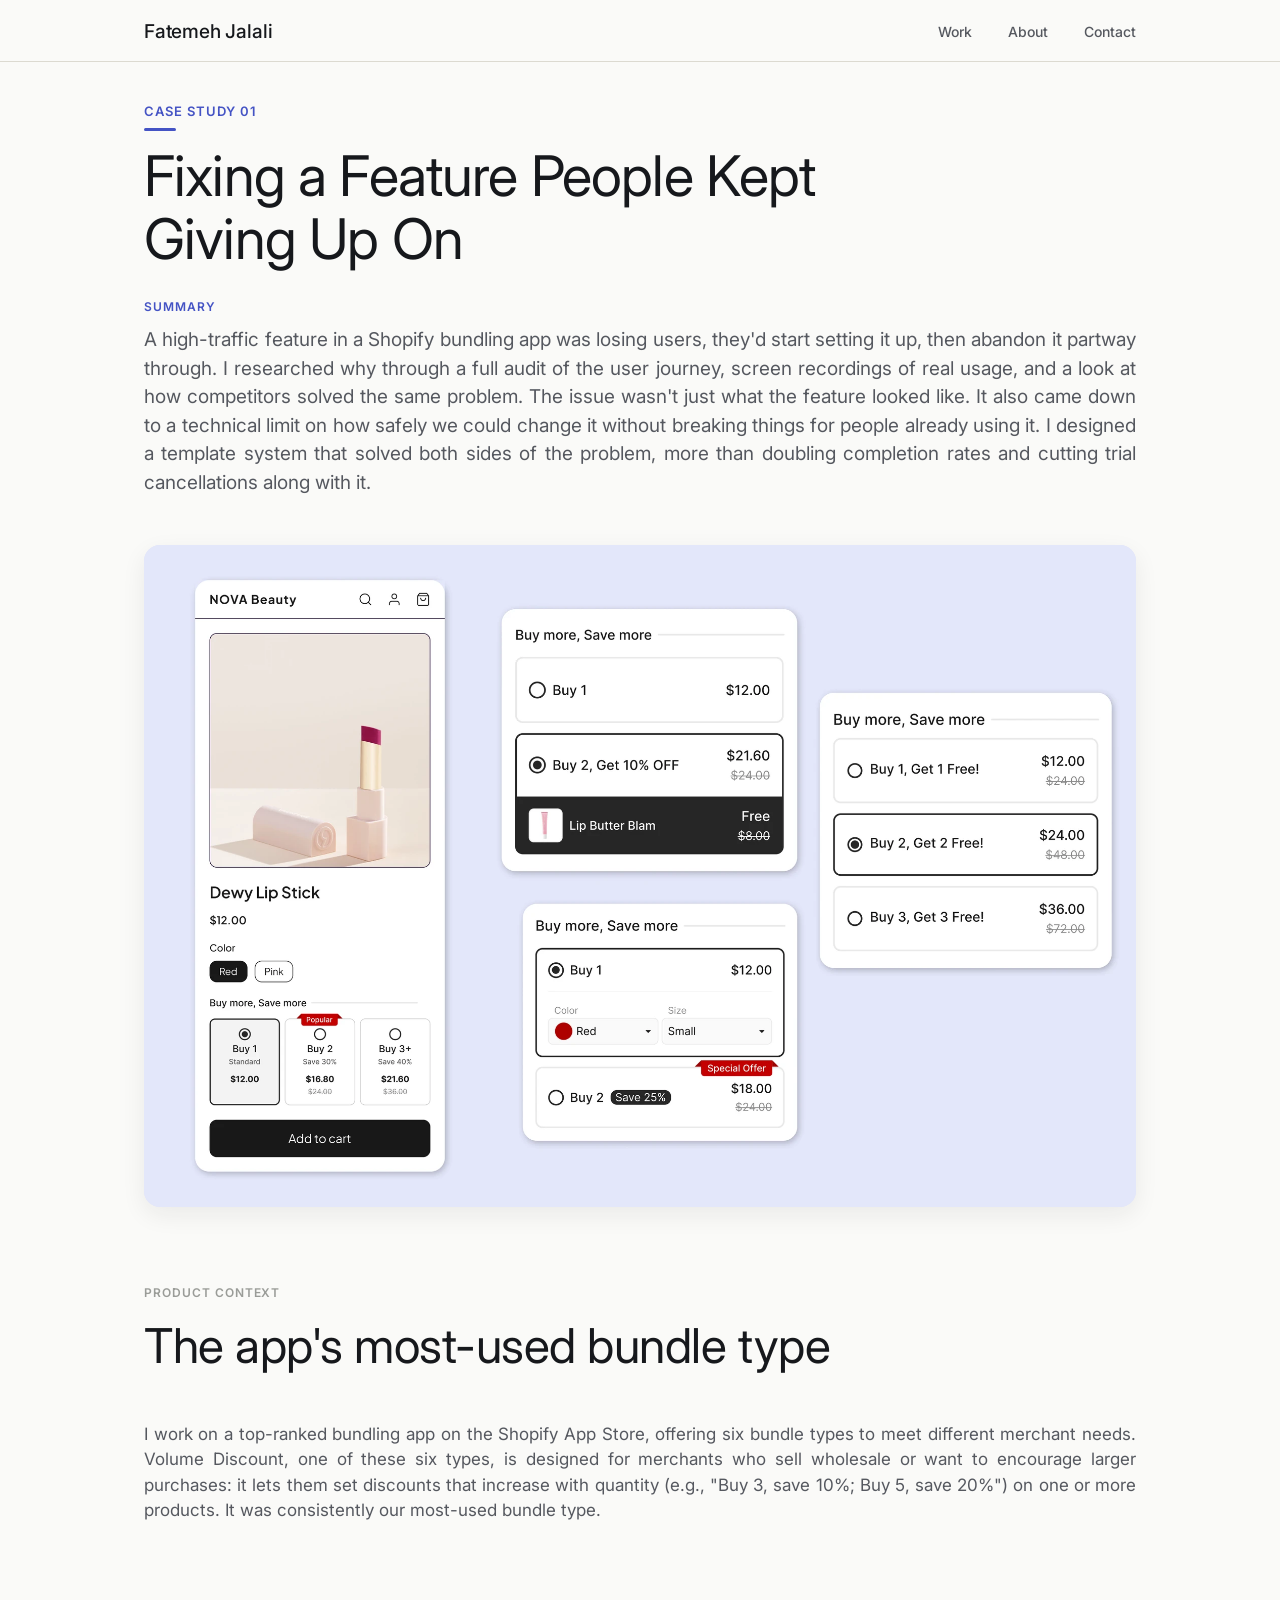
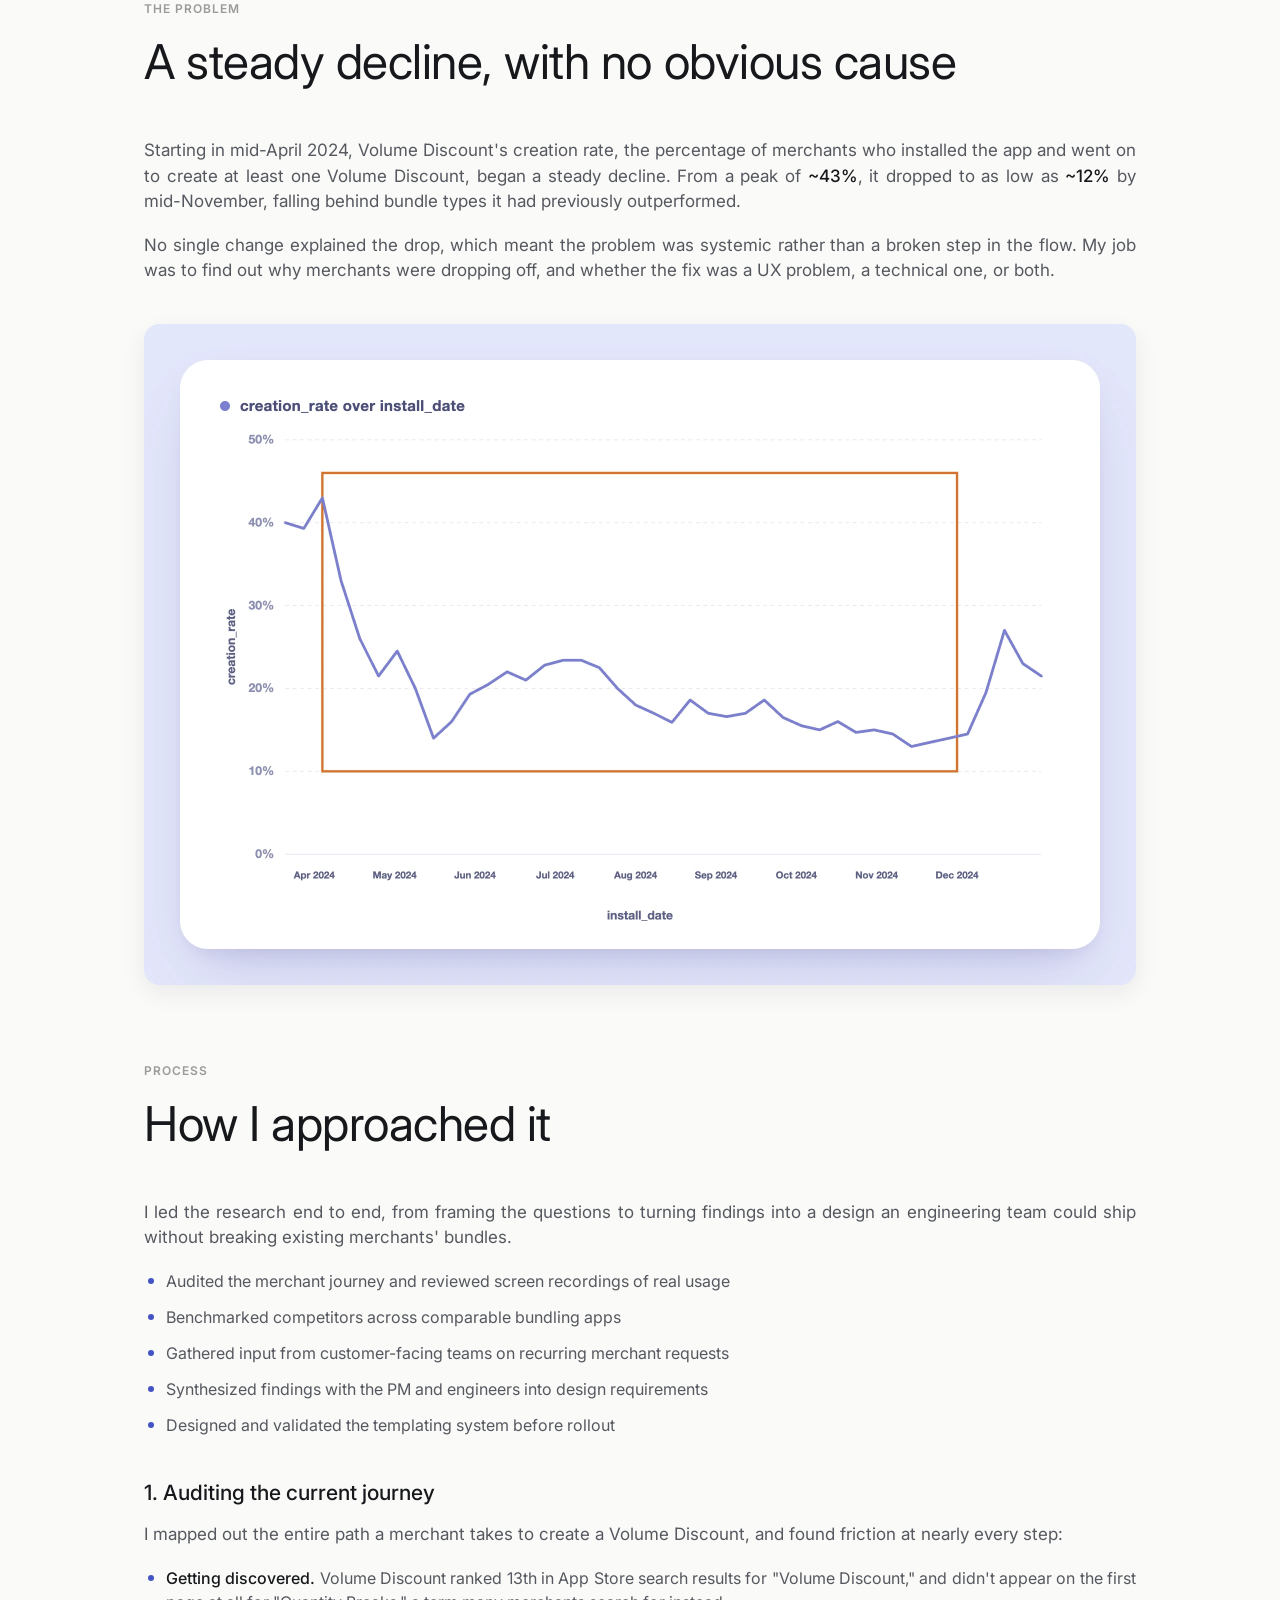
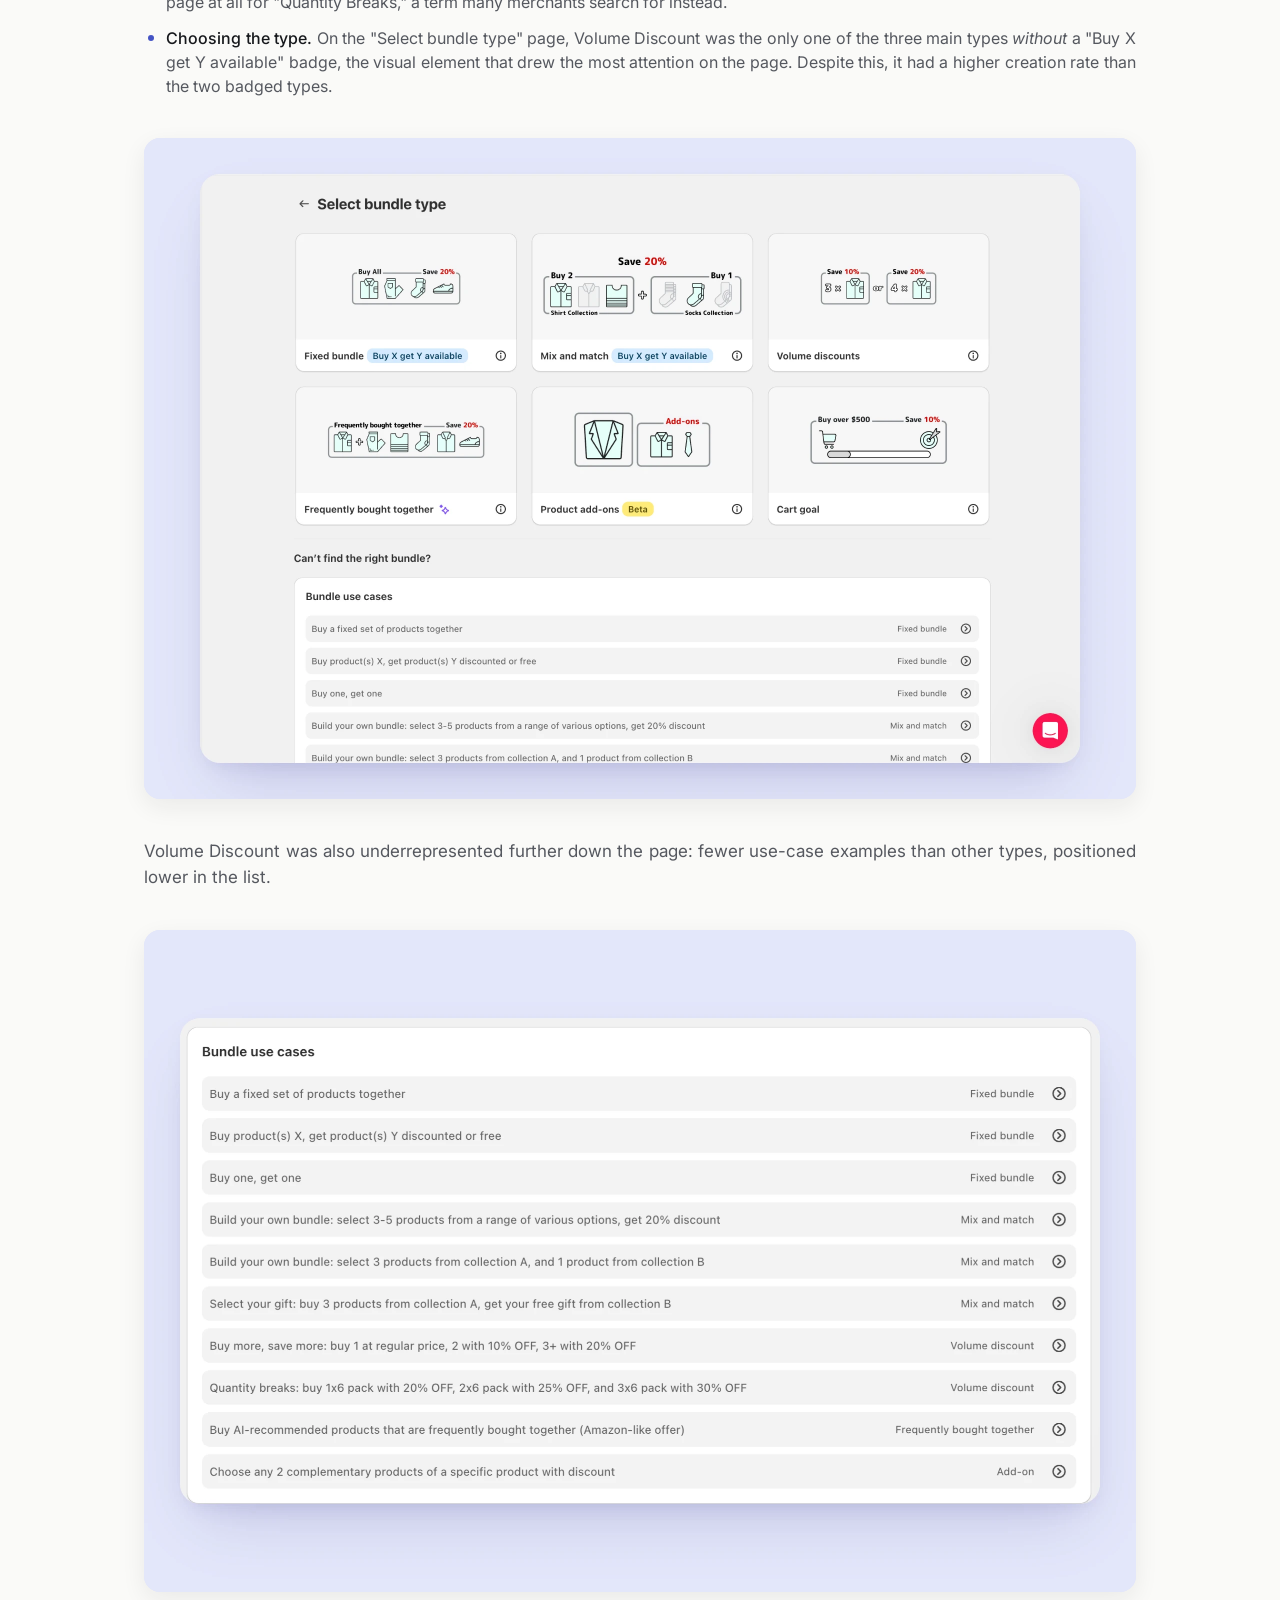
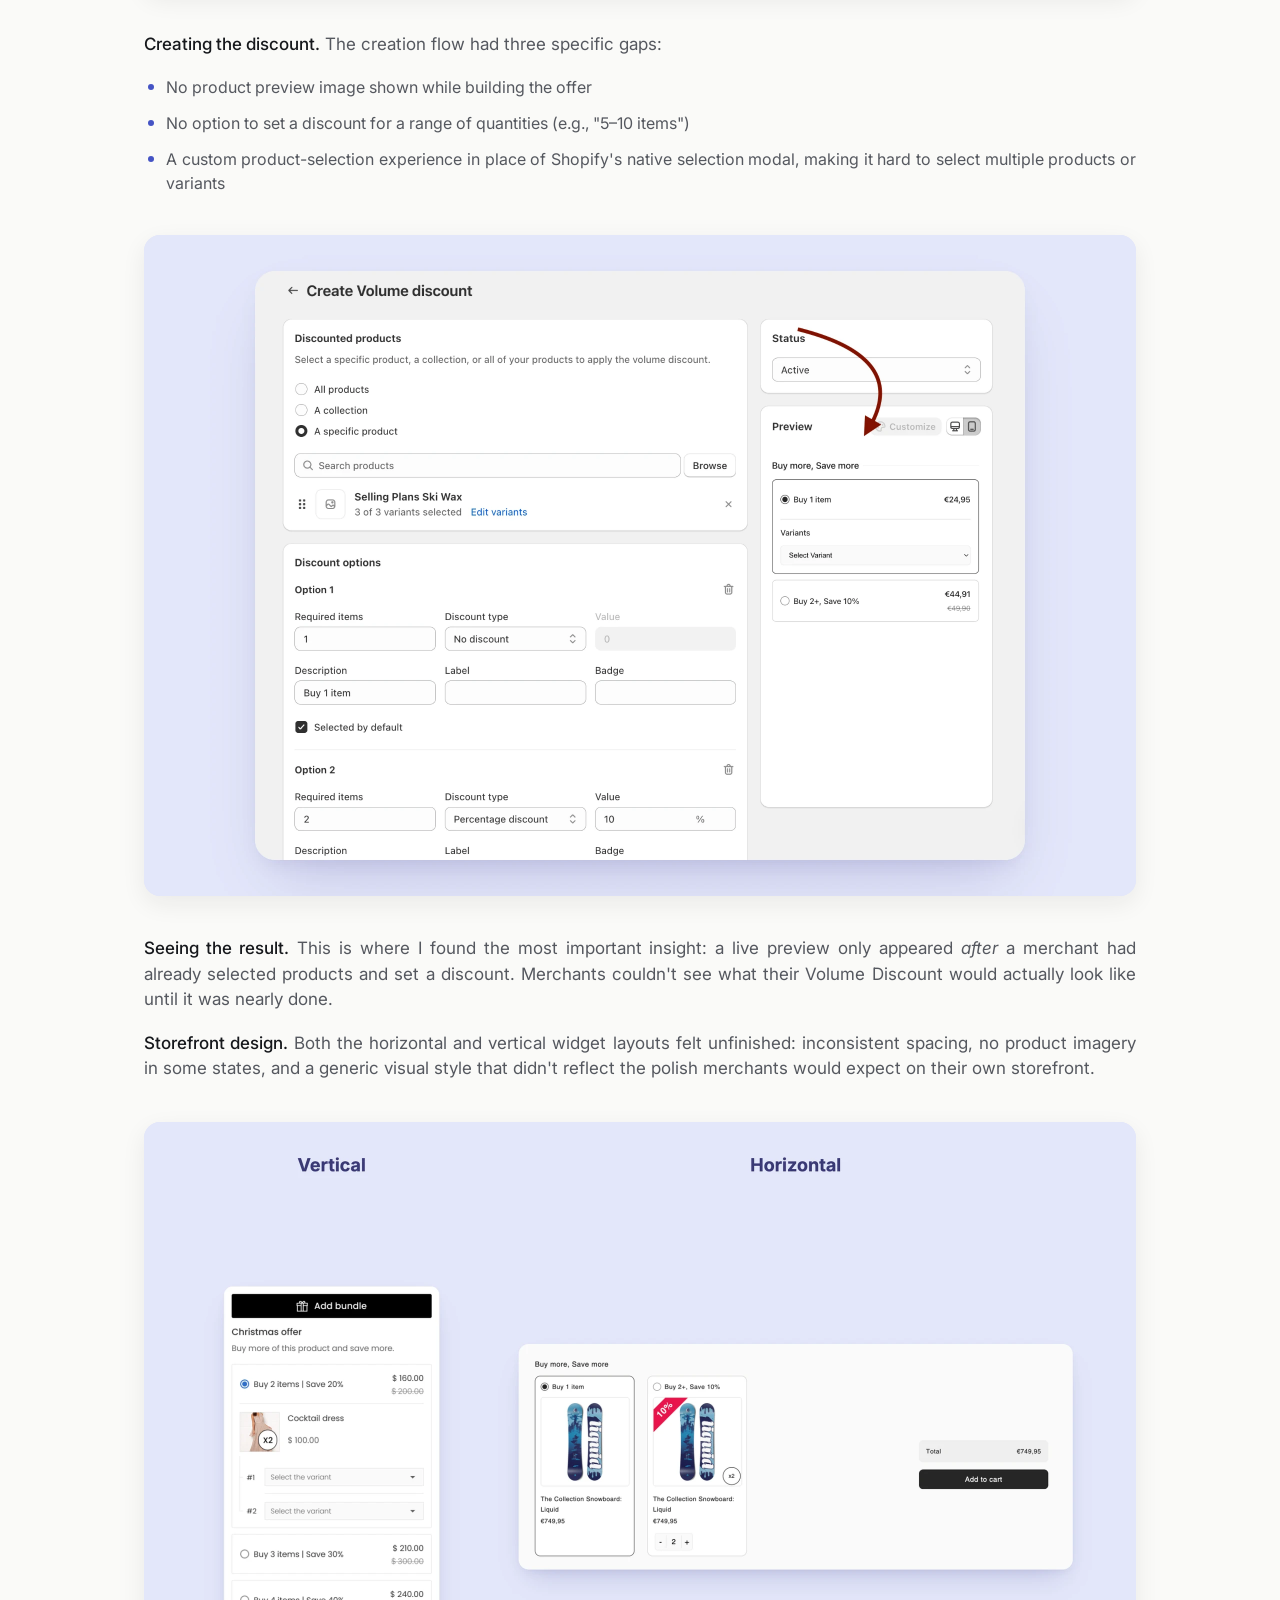
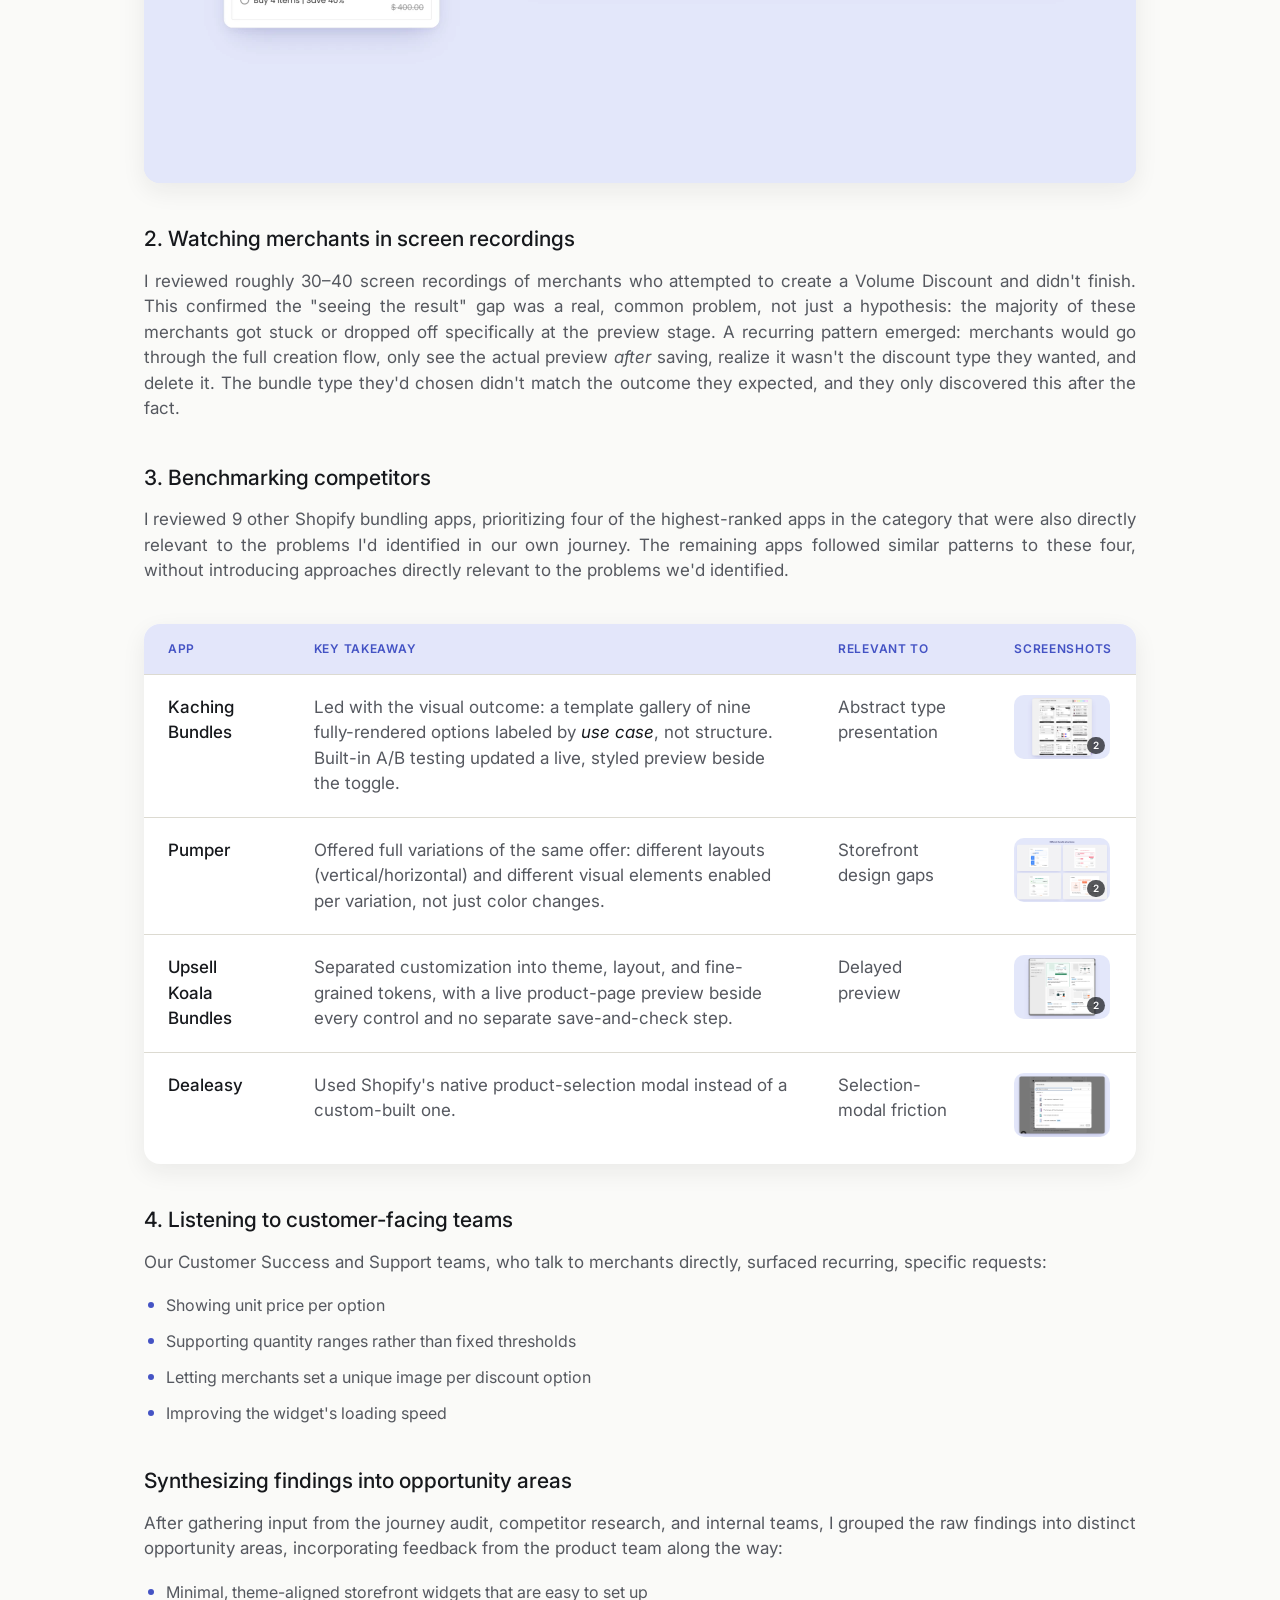
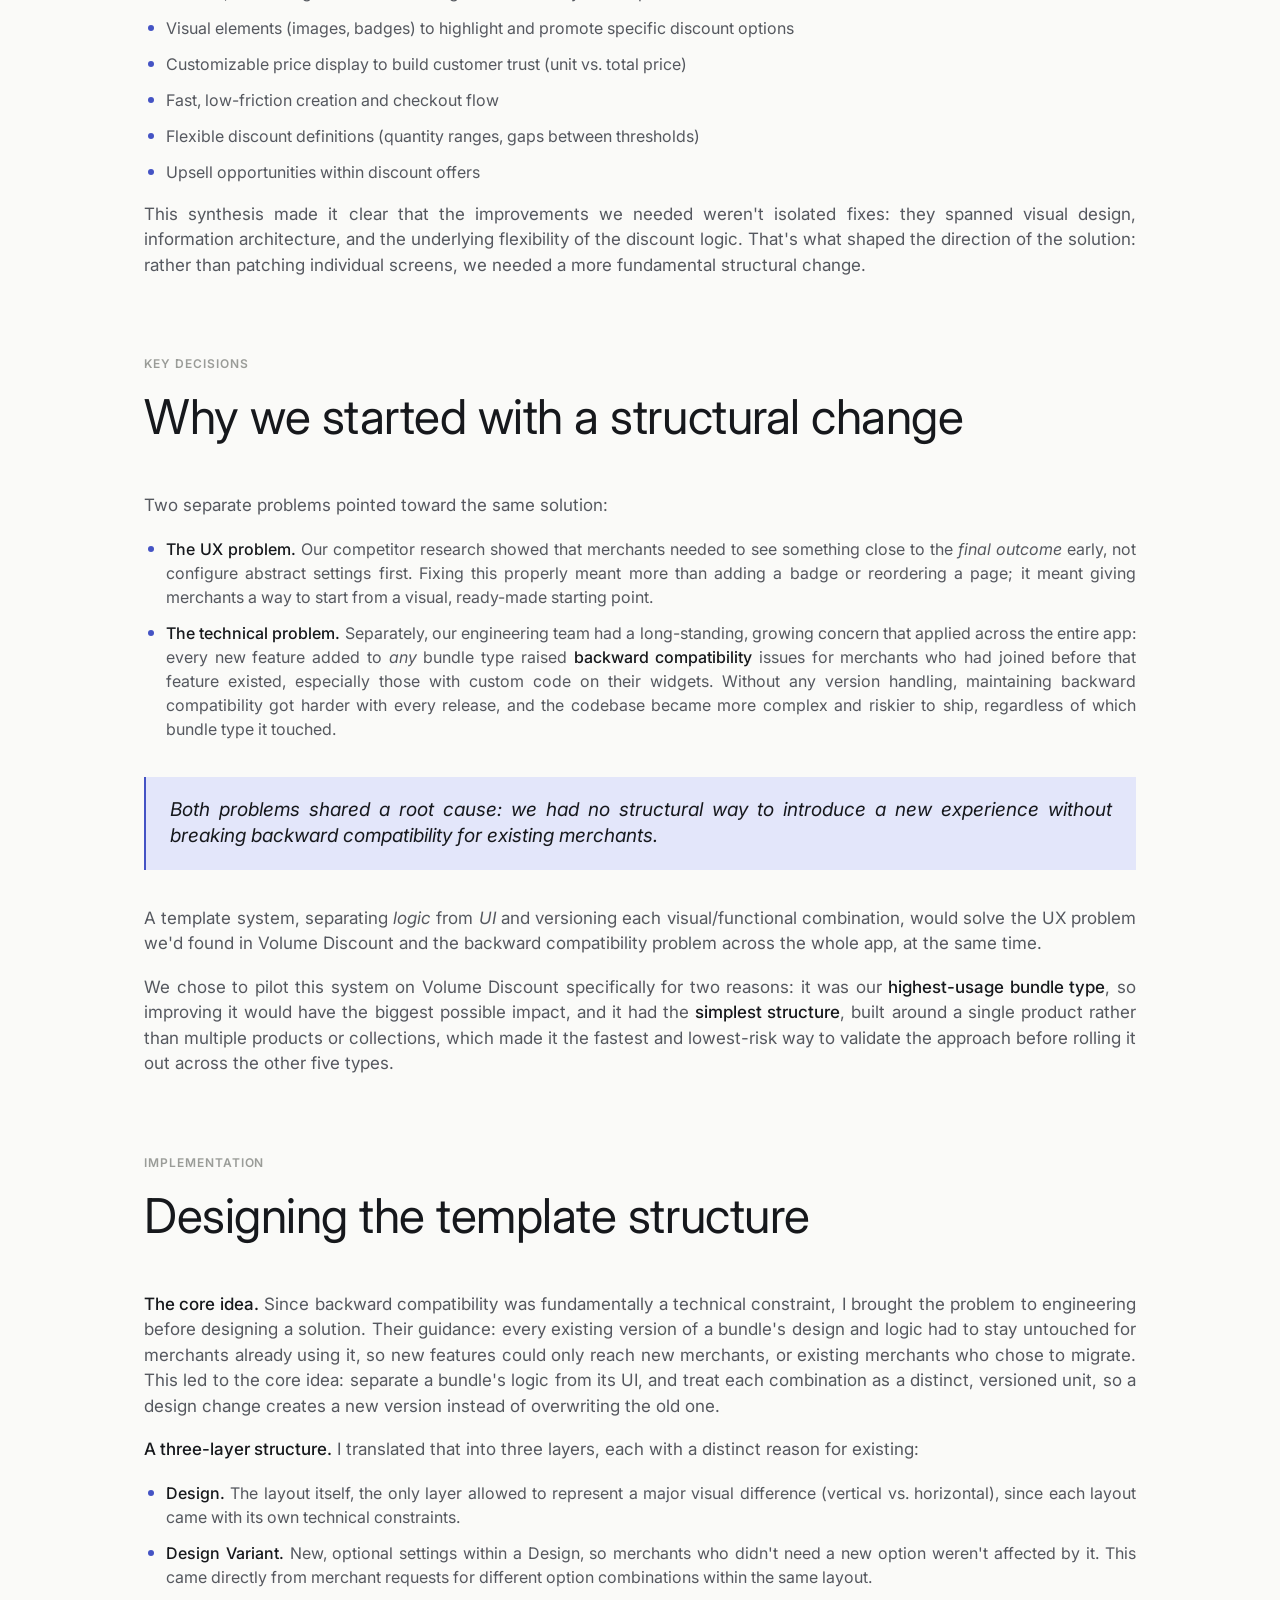
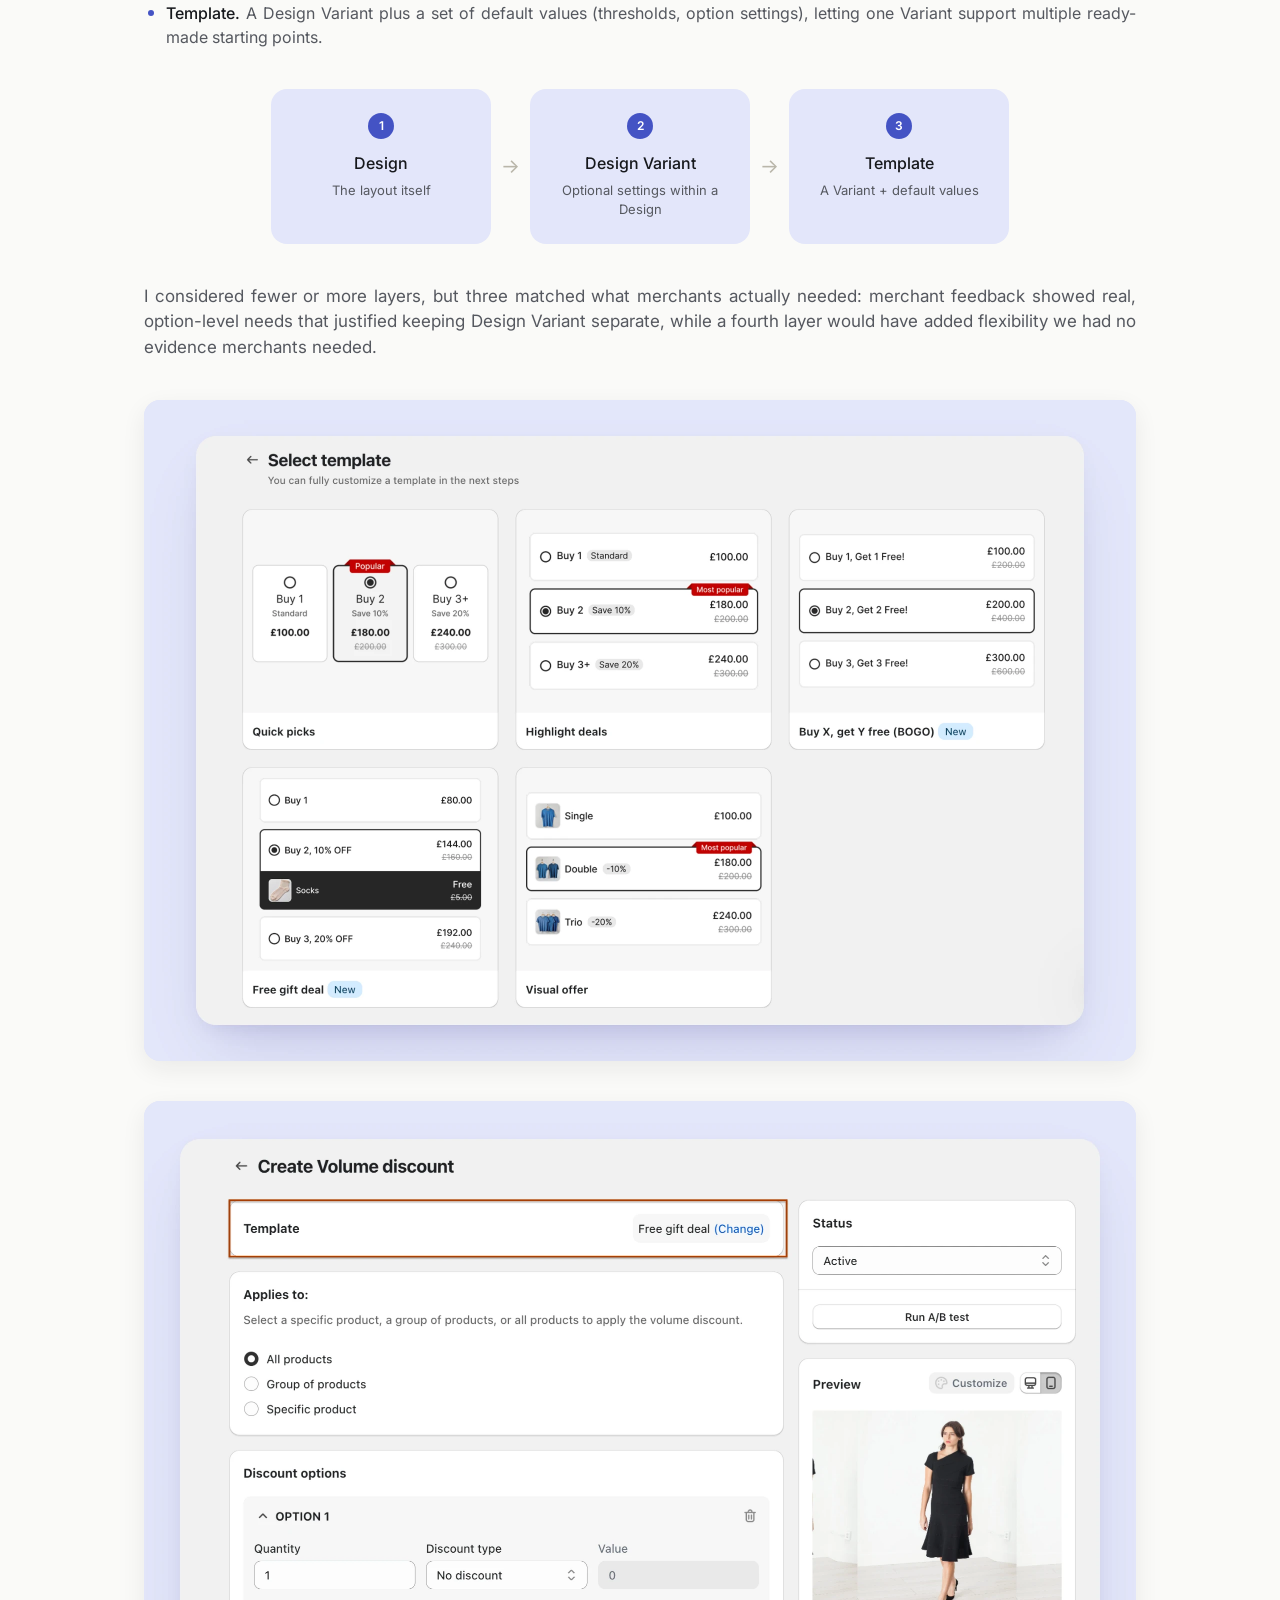
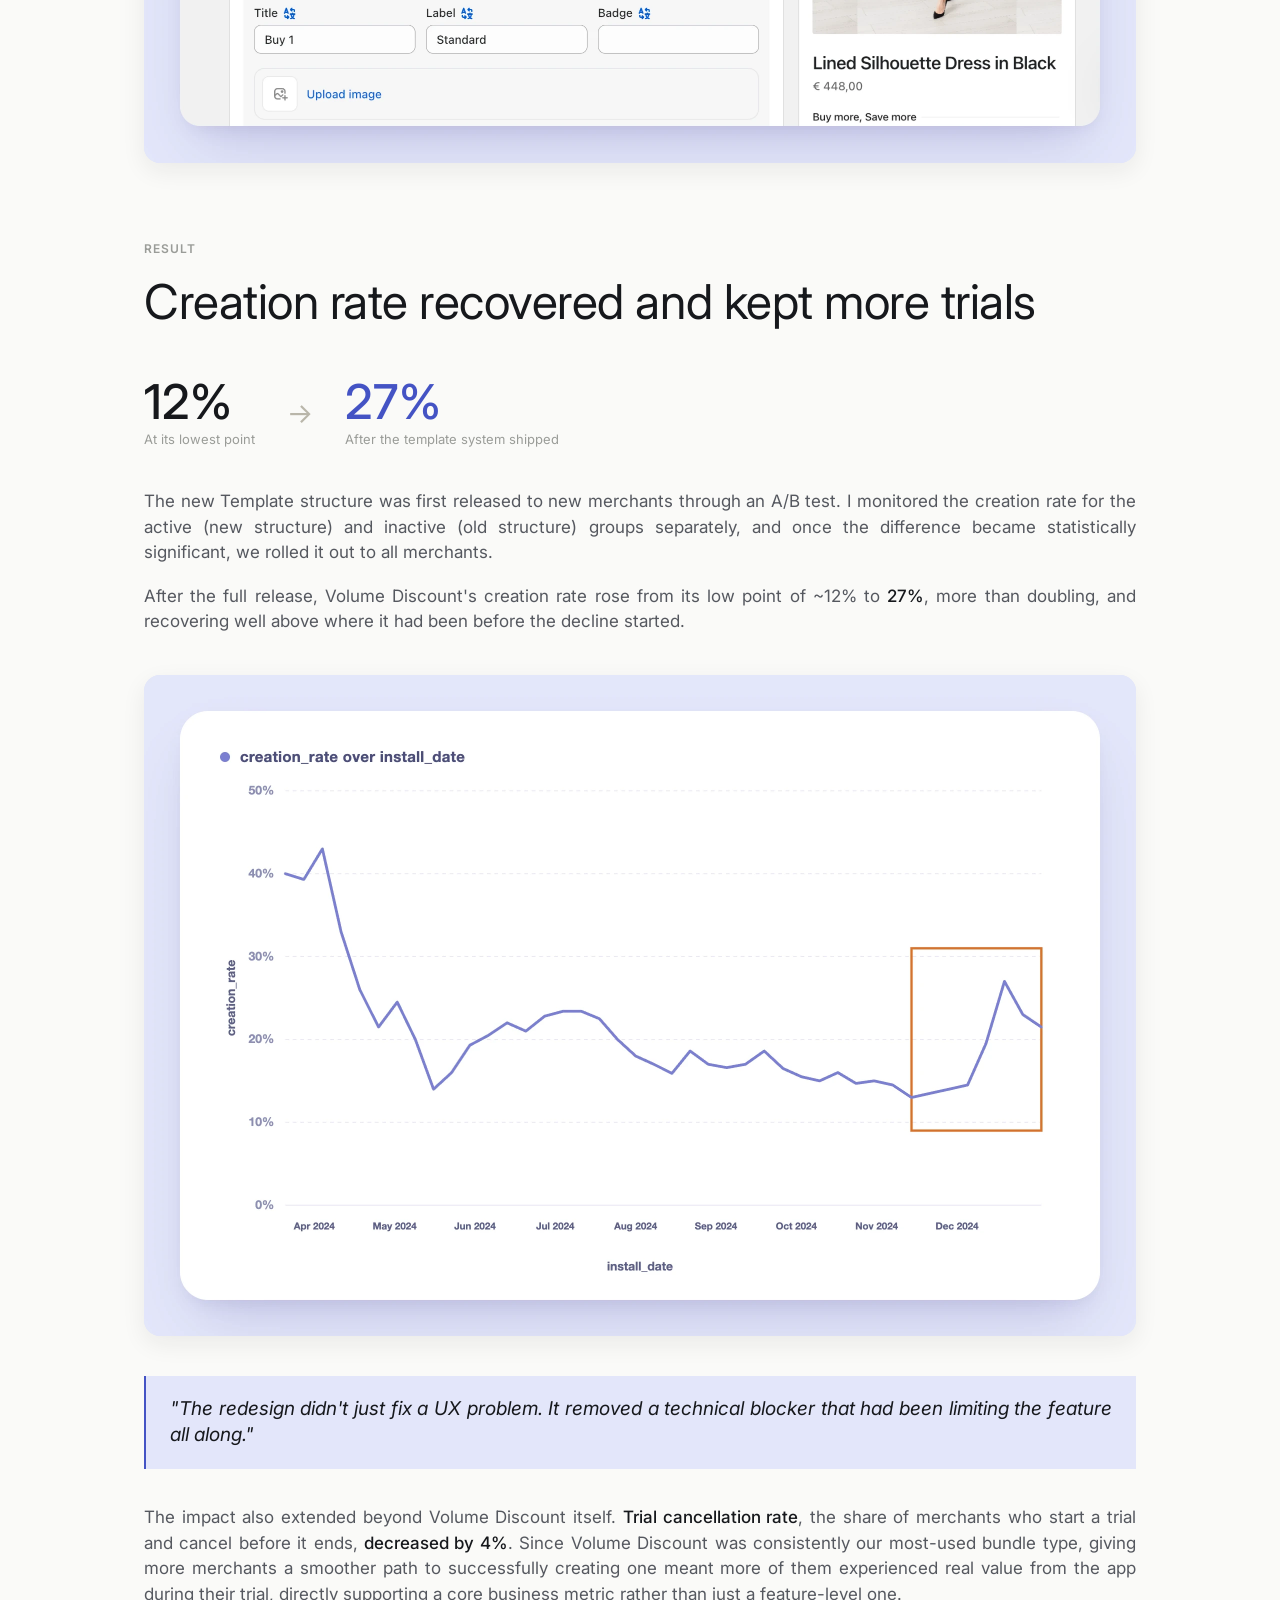
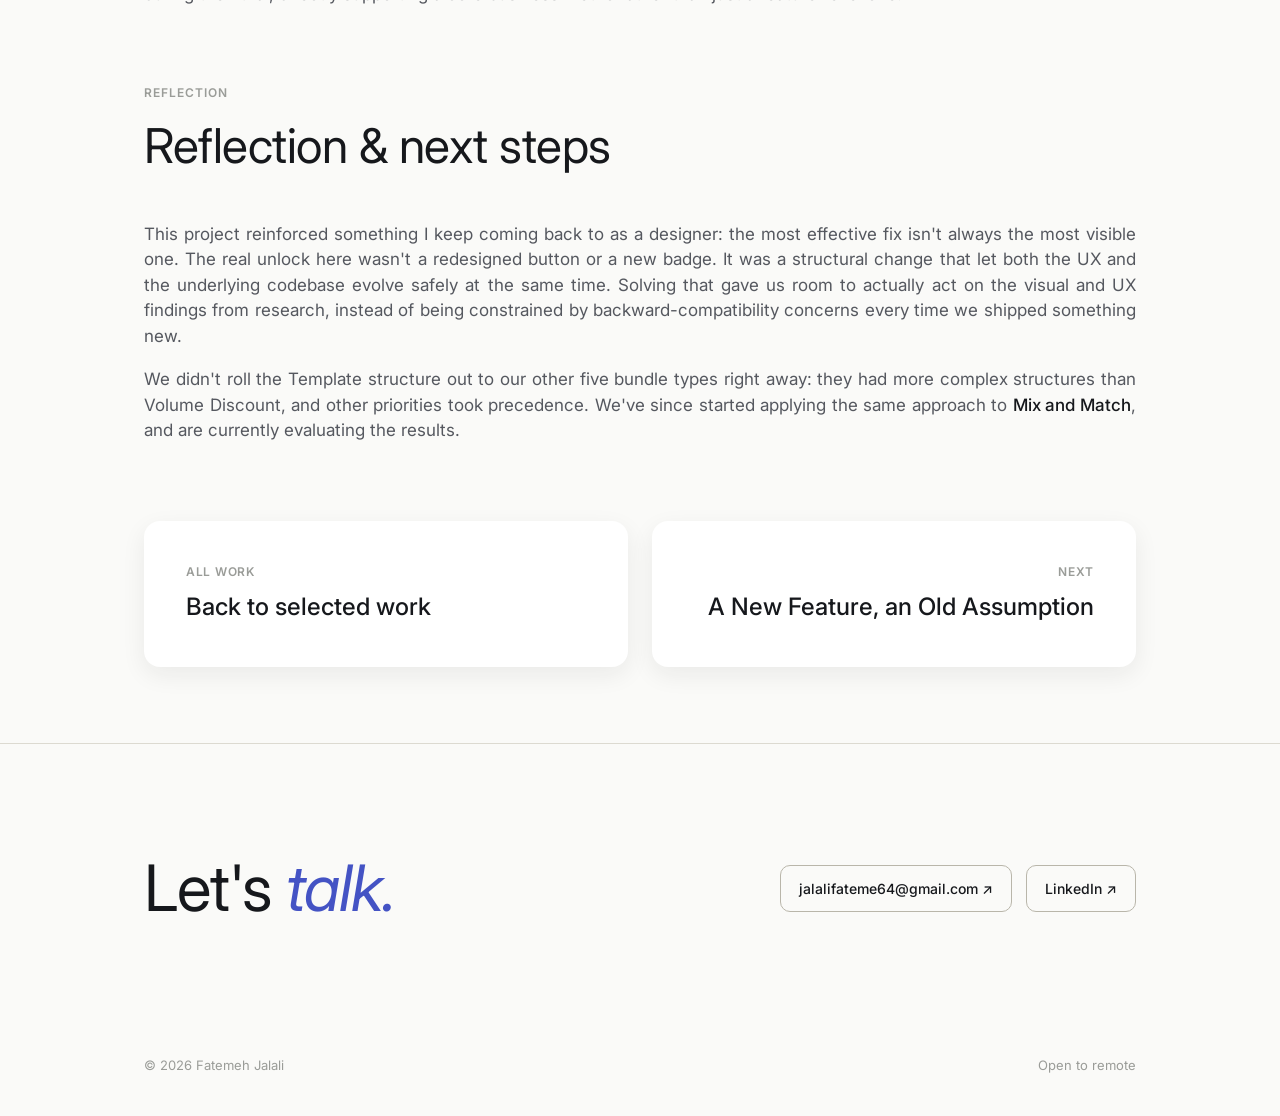
<file: fixing-a-feature-people-kept-giving-up-on.html>
<!DOCTYPE html>
<html lang="en" data-theme="cs2">
<head>
<meta charset="UTF-8">
<meta name="viewport" content="width=device-width, initial-scale=1.0">
<title>Fixing a Feature People Kept Giving Up On — Fatemeh Jalali</title>
<meta name="description" content="How a templating system recovered Volume Discount's creation rate from 12% to 27% and cut trial cancellations by 4%.">

<meta property="og:type" content="article">
<meta property="og:title" content="Fixing a Feature People Kept Giving Up On">
<meta property="og:description" content="Volume Discount's creation rate had dropped from ~43% to ~12%. Research and a templating system brought it back to 27%.">
<meta property="og:url" content="https://fatemehjalali.is-a.dev/fixing-a-feature-people-kept-giving-up-on">
<meta name="twitter:card" content="summary_large_image">

<link rel="canonical" href="https://fatemehjalali.is-a.dev/fixing-a-feature-people-kept-giving-up-on">
<link rel="icon" href="./assets/favicon.svg" type="image/svg+xml">
<link rel="preconnect" href="https://fonts.googleapis.com">
<link rel="preconnect" href="https://fonts.gstatic.com" crossorigin>
<link href="https://fonts.googleapis.com/css2?family=Fraunces:opsz,wght@9..144,400;9..144,500&family=Inter:ital,wght@0,400;0,500;0,600;0,700;1,400;1,500;1,600&display=swap" rel="stylesheet">
<link rel="stylesheet" href="./assets/css/styles.css?v=20">
<script src="./assets/js/main.js" defer></script>
</head>
<body>

  <a class="skip-link" href="#top">Skip to content</a>

  <header>
    <div class="header-row wrap">
      <a href="./" class="logo">Fatemeh Jalali</a>
      <nav aria-label="Primary">
        <a href="./#work">Work</a>
        <a href="./#about">About</a>
        <a href="./#contact">Contact</a>
      </nav>
    </div>
  </header>

  <main id="top">

    <section class="case-hero wrap">
      <div class="reveal">
        <div class="eyebrow">Case study 01</div>
        <h1>Fixing a Feature People Kept Giving Up On</h1>
        <div class="case-summary-label">Summary</div>
        <p class="case-summary">A high-traffic feature in a Shopify bundling app was losing users, they'd start setting it up, then abandon it partway through. I researched why through a full audit of the user journey, screen recordings of real usage, and a look at how competitors solved the same problem. The issue wasn't just what the feature looked like. It also came down to a technical limit on how safely we could change it without breaking things for people already using it. I designed a template system that solved both sides of the problem, more than doubling completion rates and cutting trial cancellations along with it.</p>
      </div>
    </section>

    <div class="wrap">
      <div class="frame frame--cover reveal">
        <img src="./assets/images/case-study-2-cover.webp" alt="Volume Discount template selection and quantity-discount screens" width="2000" height="1309" loading="lazy">
      </div>
    </div>

    <section class="section wrap">
      <div class="section-head reveal">
        <div>
          <div class="section-label">Product context</div>
          <h2 class="section-title">The app's most-used bundle type</h2>
        </div>
      </div>

      <div class="prose reveal">
        <p>I work on a top-ranked bundling app on the Shopify App Store, offering six bundle types to meet different merchant needs. Volume Discount, one of these six types, is designed for merchants who sell wholesale or want to encourage larger purchases: it lets them set discounts that increase with quantity (e.g., "Buy 3, save 10%; Buy 5, save 20%") on one or more products. It was consistently our most-used bundle type.</p>
      </div>
    </section>

    <section class="section wrap">
      <div class="section-head reveal">
        <div>
          <div class="section-label">The problem</div>
          <h2 class="section-title">A steady decline, with no obvious cause</h2>
        </div>
      </div>

      <div class="prose reveal">
        <p>Starting in mid-April 2024, Volume Discount's creation rate, the percentage of merchants who installed the app and went on to create at least one Volume Discount, began a steady decline. From a peak of <strong>~43%</strong>, it dropped to as low as <strong>~12%</strong> by mid-November, falling behind bundle types it had previously outperformed.</p>
        <p>No single change explained the drop, which meant the problem was systemic rather than a broken step in the flow. My job was to find out why merchants were dropping off, and whether the fix was a UX problem, a technical one, or both.</p>
      </div>

      <div class="frame frame--cover reveal">
        <img src="./assets/images/case-study-2-creation-rate-chart.webp" alt="Line chart of Volume Discount's creation rate by install date, declining from a peak of about 43% in April 2024 to about 12% by November 2024" width="1984" height="1322" loading="lazy">
      </div>
    </section>

    <section class="section wrap">
      <div class="section-head reveal">
        <div>
          <div class="section-label">Process</div>
          <h2 class="section-title">How I approached it</h2>
        </div>
      </div>

      <div class="prose reveal">
        <p>I led the research end to end, from framing the questions to turning findings into a design an engineering team could ship without breaking existing merchants' bundles.</p>
        <ul>
          <li>Audited the merchant journey and reviewed screen recordings of real usage</li>
          <li>Benchmarked competitors across comparable bundling apps</li>
          <li>Gathered input from customer-facing teams on recurring merchant requests</li>
          <li>Synthesized findings with the PM and engineers into design requirements</li>
          <li>Designed and validated the templating system before rollout</li>
        </ul>
      </div>

      <div class="prose reveal">
        <h3>1. Auditing the current journey</h3>
        <p>I mapped out the entire path a merchant takes to create a Volume Discount, and found friction at nearly every step:</p>
        <ul>
          <li><strong>Getting discovered.</strong> Volume Discount ranked 13th in App Store search results for "Volume Discount," and didn't appear on the first page at all for "Quantity Breaks," a term many merchants search for instead.</li>
          <li><strong>Choosing the type.</strong> On the "Select bundle type" page, Volume Discount was the only one of the three main types <em>without</em> a "Buy X get Y available" badge, the visual element that drew the most attention on the page. Despite this, it had a higher creation rate than the two badged types.</li>
        </ul>
      </div>

      <div class="frame frame--cover reveal">
        <img src="./assets/images/case-study-2-select-bundle-type.webp" alt="Select bundle type screen, showing Volume Discounts as the only main bundle type without a &quot;Buy X get Y available&quot; badge" width="1984" height="1322" loading="lazy">
      </div>

      <div class="prose reveal">
        <p>Volume Discount was also underrepresented further down the page: fewer use-case examples than other types, positioned lower in the list.</p>
      </div>

      <div class="frame frame--cover reveal">
        <img src="./assets/images/case-study-2-bundle-use-cases.webp" alt="Bundle use cases list, showing Volume Discount with fewer example entries than other bundle types and positioned lower in the list" width="1984" height="1322" loading="lazy">
      </div>

      <div class="prose reveal">
        <p><strong>Creating the discount.</strong> The creation flow had three specific gaps:</p>
        <ul>
          <li>No product preview image shown while building the offer</li>
          <li>No option to set a discount for a range of quantities (e.g., "5–10 items")</li>
          <li>A custom product-selection experience in place of Shopify's native selection modal, making it hard to select multiple products or variants</li>
        </ul>
      </div>

      <div class="frame frame--cover reveal">
        <img src="./assets/images/case-study-2-create-discount-flow.webp" alt="Create Volume discount screen, showing the discounted-products selector without a product preview image" width="1984" height="1322" loading="lazy">
      </div>

      <div class="prose reveal">
        <p><strong>Seeing the result.</strong> This is where I found the most important insight: a live preview only appeared <em>after</em> a merchant had already selected products and set a discount. Merchants couldn't see what their Volume Discount would actually look like until it was nearly done.</p>
        <p><strong>Storefront design.</strong> Both the horizontal and vertical widget layouts felt unfinished: inconsistent spacing, no product imagery in some states, and a generic visual style that didn't reflect the polish merchants would expect on their own storefront.</p>
      </div>

      <div class="frame frame--cover reveal">
        <img src="./assets/images/case-study-2-widget-layouts.webp" alt="Vertical and horizontal Volume Discount storefront widget layouts, both showing inconsistent spacing and placeholder styling" width="1984" height="1322" loading="lazy">
      </div>

      <div class="prose reveal">
        <h3>2. Watching merchants in screen recordings</h3>
        <p>I reviewed roughly 30–40 screen recordings of merchants who attempted to create a Volume Discount and didn't finish. This confirmed the "seeing the result" gap was a real, common problem, not just a hypothesis: the majority of these merchants got stuck or dropped off specifically at the preview stage. A recurring pattern emerged: merchants would go through the full creation flow, only see the actual preview <em>after</em> saving, realize it wasn't the discount type they wanted, and delete it. The bundle type they'd chosen didn't match the outcome they expected, and they only discovered this after the fact.</p>
      </div>

      <div class="prose reveal">
        <h3>3. Benchmarking competitors</h3>
        <p>I reviewed 9 other Shopify bundling apps, prioritizing four of the highest-ranked apps in the category that were also directly relevant to the problems I'd identified in our own journey. The remaining apps followed similar patterns to these four, without introducing approaches directly relevant to the problems we'd identified.</p>
      </div>

      <div class="compare-table-wrap reveal">
        <table class="compare-table">
          <thead>
            <tr>
              <th>App</th>
              <th>Key takeaway</th>
              <th>Relevant to</th>
              <th>Screenshots</th>
            </tr>
          </thead>
          <tbody>
            <tr>
              <td data-label="App"><span class="compare-app">Kaching Bundles</span></td>
              <td data-label="Key takeaway">Led with the visual outcome: a template gallery of nine fully-rendered options labeled by <em>use case</em>, not structure. Built-in A/B testing updated a live, styled preview beside the toggle.</td>
              <td data-label="Relevant to">Abstract type presentation</td>
              <td data-label="Screenshots">
                <button class="compare-thumb" type="button" data-gallery="kaching" aria-haspopup="dialog" aria-label="View 2 Kaching Bundles screenshots">
                  <span class="frame frame--cover">
                    <img src="./assets/images/case-study-2-kaching-1.webp" alt="" width="1984" height="1322" loading="lazy">
                  </span>
                  <span class="compare-thumb-count">2</span>
                </button>
              </td>
            </tr>
            <tr>
              <td data-label="App"><span class="compare-app">Pumper</span></td>
              <td data-label="Key takeaway">Offered full variations of the same offer: different layouts (vertical/horizontal) and different visual elements enabled per variation, not just color changes.</td>
              <td data-label="Relevant to">Storefront design gaps</td>
              <td data-label="Screenshots">
                <button class="compare-thumb" type="button" data-gallery="pumper" aria-haspopup="dialog" aria-label="View 2 Pumper screenshots">
                  <span class="frame frame--cover">
                    <img src="./assets/images/case-study-2-pumper-1.webp" alt="" width="1984" height="1322" loading="lazy">
                  </span>
                  <span class="compare-thumb-count">2</span>
                </button>
              </td>
            </tr>
            <tr>
              <td data-label="App"><span class="compare-app">Upsell Koala Bundles</span></td>
              <td data-label="Key takeaway">Separated customization into theme, layout, and fine-grained tokens, with a live product-page preview beside every control and no separate save-and-check step.</td>
              <td data-label="Relevant to">Delayed preview</td>
              <td data-label="Screenshots">
                <button class="compare-thumb" type="button" data-gallery="koala" aria-haspopup="dialog" aria-label="View 2 Upsell Koala Bundles screenshots">
                  <span class="frame frame--cover">
                    <img src="./assets/images/case-study-2-koala-1.webp" alt="" width="1984" height="1322" loading="lazy">
                  </span>
                  <span class="compare-thumb-count">2</span>
                </button>
              </td>
            </tr>
            <tr>
              <td data-label="App"><span class="compare-app">Dealeasy</span></td>
              <td data-label="Key takeaway">Used Shopify's native product-selection modal instead of a custom-built one.</td>
              <td data-label="Relevant to">Selection-modal friction</td>
              <td data-label="Screenshots">
                <button class="compare-thumb" type="button" data-gallery="dealeasy" aria-haspopup="dialog" aria-label="View Dealeasy screenshot">
                  <span class="frame frame--cover">
                    <img src="./assets/images/case-study-2-dealeasy-1.webp" alt="" width="1984" height="1322" loading="lazy">
                  </span>
                </button>
              </td>
            </tr>
          </tbody>
        </table>
      </div>

      <div class="lightbox" id="app-lightbox" hidden>
        <div class="lightbox-backdrop" data-lightbox-close></div>
        <div class="lightbox-dialog" role="dialog" aria-modal="true" aria-labelledby="lightbox-title">
          <div class="lightbox-head">
            <span class="lightbox-title" id="lightbox-title"></span>
            <button class="lightbox-close" type="button" aria-label="Close" data-lightbox-close>&times;</button>
          </div>
          <div class="lightbox-body">
            <div class="shot-grid" data-gallery-panel="kaching" data-count="2">
              <div class="shot">
                <div class="frame frame--cover">
                  <img src="./assets/images/case-study-2-kaching-1.webp" alt="Kaching Bundles template gallery, showing nine fully-rendered bundle layout options labeled by use case" width="1984" height="1322" loading="lazy">
                </div>
                <p class="shot-caption">Template gallery</p>
              </div>
              <div class="shot">
                <div class="frame frame--cover">
                  <img src="./assets/images/case-study-2-kaching-2.webp" alt="Kaching Bundles editor with a live, styled preview and built-in A/B test setup beside it" width="1984" height="1322" loading="lazy">
                </div>
                <p class="shot-caption">Live preview + A/B test</p>
              </div>
            </div>
            <div class="shot-grid" data-gallery-panel="pumper" data-count="2" hidden>
              <div class="shot">
                <div class="frame frame--cover">
                  <img src="./assets/images/case-study-2-pumper-1.webp" alt="Four different Pumper storefront widget styles for the same bundle offer" width="1984" height="1322" loading="lazy">
                </div>
                <p class="shot-caption">Layout variations</p>
              </div>
              <div class="shot">
                <div class="frame frame--cover">
                  <img src="./assets/images/case-study-2-pumper-2.webp" alt="Pumper offer-selection step showing three differently styled bundle templates" width="1984" height="1322" loading="lazy">
                </div>
                <p class="shot-caption">Offer selection</p>
              </div>
            </div>
            <div class="shot-grid" data-gallery-panel="koala" data-count="2" hidden>
              <div class="shot">
                <div class="frame frame--cover">
                  <img src="./assets/images/case-study-2-koala-1.webp" alt="Upsell Koala Bundles offer-type gallery, including quantity breaks and volume discount bundles" width="1984" height="1322" loading="lazy">
                </div>
                <p class="shot-caption">Offer type gallery</p>
              </div>
              <div class="shot">
                <div class="frame frame--cover">
                  <img src="./assets/images/case-study-2-koala-2.webp" alt="Upsell Koala Bundles theme and layout customization panel with a live product-page preview beside it" width="1984" height="1322" loading="lazy">
                </div>
                <p class="shot-caption">Theme editor + live preview</p>
              </div>
            </div>
            <div class="shot-grid" data-gallery-panel="dealeasy" data-count="1" hidden>
              <div class="shot">
                <div class="frame frame--cover">
                  <img src="./assets/images/case-study-2-dealeasy-1.webp" alt="Dealeasy's Add products dialog, using Shopify's native product-selection modal" width="1984" height="1322" loading="lazy">
                </div>
                <p class="shot-caption">Native product-selection modal</p>
              </div>
            </div>
          </div>
        </div>
      </div>

      <div class="prose reveal">
        <h3>4. Listening to customer-facing teams</h3>
        <p>Our Customer Success and Support teams, who talk to merchants directly, surfaced recurring, specific requests:</p>
        <ul>
          <li>Showing unit price per option</li>
          <li>Supporting quantity ranges rather than fixed thresholds</li>
          <li>Letting merchants set a unique image per discount option</li>
          <li>Improving the widget's loading speed</li>
        </ul>
      </div>

      <div class="prose reveal">
        <h3>Synthesizing findings into opportunity areas</h3>
        <p>After gathering input from the journey audit, competitor research, and internal teams, I grouped the raw findings into distinct opportunity areas, incorporating feedback from the product team along the way:</p>
        <ul>
          <li>Minimal, theme-aligned storefront widgets that are easy to set up</li>
          <li>Visual elements (images, badges) to highlight and promote specific discount options</li>
          <li>Customizable price display to build customer trust (unit vs. total price)</li>
          <li>Fast, low-friction creation and checkout flow</li>
          <li>Flexible discount definitions (quantity ranges, gaps between thresholds)</li>
          <li>Upsell opportunities within discount offers</li>
        </ul>
        <p>This synthesis made it clear that the improvements we needed weren't isolated fixes: they spanned visual design, information architecture, and the underlying flexibility of the discount logic. That's what shaped the direction of the solution: rather than patching individual screens, we needed a more fundamental structural change.</p>
      </div>
    </section>

    <section class="section wrap">
      <div class="section-head reveal">
        <div>
          <div class="section-label">Key decisions</div>
          <h2 class="section-title">Why we started with a structural change</h2>
        </div>
      </div>

      <div class="prose reveal">
        <p>Two separate problems pointed toward the same solution:</p>
        <ul>
          <li><strong>The UX problem.</strong> Our competitor research showed that merchants needed to see something close to the <em>final outcome</em> early, not configure abstract settings first. Fixing this properly meant more than adding a badge or reordering a page; it meant giving merchants a way to start from a visual, ready-made starting point.</li>
          <li><strong>The technical problem.</strong> Separately, our engineering team had a long-standing, growing concern that applied across the entire app: every new feature added to <em>any</em> bundle type raised <strong>backward compatibility</strong> issues for merchants who had joined before that feature existed, especially those with custom code on their widgets. Without any version handling, maintaining backward compatibility got harder with every release, and the codebase became more complex and riskier to ship, regardless of which bundle type it touched.</li>
        </ul>
        <div class="callout callout--wide">
          <p>Both problems shared a root cause: we had no structural way to introduce a new experience without breaking backward compatibility for existing merchants.</p>
        </div>
        <p>A template system, separating <em>logic</em> from <em>UI</em> and versioning each visual/functional combination, would solve the UX problem we'd found in Volume Discount and the backward compatibility problem across the whole app, at the same time.</p>
        <p>We chose to pilot this system on Volume Discount specifically for two reasons: it was our <strong>highest-usage bundle type</strong>, so improving it would have the biggest possible impact, and it had the <strong>simplest structure</strong>, built around a single product rather than multiple products or collections, which made it the fastest and lowest-risk way to validate the approach before rolling it out across the other five types.</p>
      </div>
    </section>

    <section class="section wrap">
      <div class="section-head reveal">
        <div>
          <div class="section-label">Implementation</div>
          <h2 class="section-title">Designing the template structure</h2>
        </div>
      </div>

      <div class="prose reveal">
        <p><strong>The core idea.</strong> Since backward compatibility was fundamentally a technical constraint, I brought the problem to engineering before designing a solution. Their guidance: every existing version of a bundle's design and logic had to stay untouched for merchants already using it, so new features could only reach new merchants, or existing merchants who chose to migrate. This led to the core idea: separate a bundle's logic from its UI, and treat each combination as a distinct, versioned unit, so a design change creates a new version instead of overwriting the old one.</p>
        <p><strong>A three-layer structure.</strong> I translated that into three layers, each with a distinct reason for existing:</p>
        <ul>
          <li><strong>Design.</strong> The layout itself, the only layer allowed to represent a major visual difference (vertical vs. horizontal), since each layout came with its own technical constraints.</li>
          <li><strong>Design Variant.</strong> New, optional settings within a Design, so merchants who didn't need a new option weren't affected by it. This came directly from merchant requests for different option combinations within the same layout.</li>
          <li><strong>Template.</strong> A Design Variant plus a set of default values (thresholds, option settings), letting one Variant support multiple ready-made starting points.</li>
        </ul>
      </div>

      <div class="layer-diagram reveal">
        <div class="layer-diagram-item">
          <span class="layer-diagram-index">1</span>
          <h4>Design</h4>
          <p>The layout itself</p>
        </div>
        <span class="layer-diagram-arrow">→</span>
        <div class="layer-diagram-item">
          <span class="layer-diagram-index">2</span>
          <h4>Design Variant</h4>
          <p>Optional settings within a Design</p>
        </div>
        <span class="layer-diagram-arrow">→</span>
        <div class="layer-diagram-item">
          <span class="layer-diagram-index">3</span>
          <h4>Template</h4>
          <p>A Variant + default values</p>
        </div>
      </div>

      <div class="prose reveal">
        <p>I considered fewer or more layers, but three matched what merchants actually needed: merchant feedback showed real, option-level needs that justified keeping Design Variant separate, while a fourth layer would have added flexibility we had no evidence merchants needed.</p>
      </div>

      <div class="frame frame--cover reveal">
        <img src="./assets/images/case-study-2-select-template.webp" alt="Select template screen, showing several ready-made templates grouped by category such as Quick picks, Highlight deals, and Visual offer" width="1984" height="1322" loading="lazy">
      </div>

      <div class="frame frame--cover reveal">
        <img src="./assets/images/case-study-2-create-volume-discount.webp" alt="Create Volume discount screen with the selected template shown at the top and a live storefront preview beside it" width="1984" height="1322" loading="lazy">
      </div>
    </section>

    <section class="section wrap">
      <div class="section-head reveal">
        <div>
          <div class="section-label">Result</div>
          <h2 class="section-title">Creation rate recovered and kept more trials</h2>
        </div>
      </div>

      <div class="result-compare-wrap reveal">
        <div class="result-compare">
          <div class="result-stat">
            <b>12%</b>
            <span>At its lowest point</span>
          </div>
          <span class="result-arrow">→</span>
          <div class="result-stat">
            <b class="is-accent">27%</b>
            <span>After the template system shipped</span>
          </div>
        </div>
      </div>

      <div class="prose reveal">
        <p>The new Template structure was first released to new merchants through an A/B test. I monitored the creation rate for the active (new structure) and inactive (old structure) groups separately, and once the difference became statistically significant, we rolled it out to all merchants.</p>
        <p>After the full release, Volume Discount's creation rate rose from its low point of ~12% to <strong>27%</strong>, more than doubling, and recovering well above where it had been before the decline started.</p>
      </div>

      <div class="frame frame--cover reveal">
        <img src="./assets/images/case-study-2-creation-rate-recovery-chart.webp" alt="Line chart of Volume Discount's creation rate by install date, showing the recovery from ~12% in November 2024 up to ~27% by early 2025" width="1984" height="1322" loading="lazy">
      </div>

      <div class="result-block reveal">
        <div class="callout callout--wide">
          <p>"The redesign didn't just fix a UX problem. It removed a technical blocker that had been limiting the feature all along."</p>
        </div>

        <div class="prose">
          <p>The impact also extended beyond Volume Discount itself. <strong>Trial cancellation rate</strong>, the share of merchants who start a trial and cancel before it ends, <strong>decreased by 4%</strong>. Since Volume Discount was consistently our most-used bundle type, giving more merchants a smoother path to successfully creating one meant more of them experienced real value from the app during their trial, directly supporting a core business metric rather than just a feature-level one.</p>
        </div>
      </div>
    </section>

    <section class="section wrap">
      <div class="section-head reveal">
        <div>
          <div class="section-label">Reflection</div>
          <h2 class="section-title">Reflection &amp; next steps</h2>
        </div>
      </div>

      <div class="prose reveal">
        <p>This project reinforced something I keep coming back to as a designer: the most effective fix isn't always the most visible one. The real unlock here wasn't a redesigned button or a new badge. It was a structural change that let both the UX and the underlying codebase evolve safely at the same time. Solving that gave us room to actually act on the visual and UX findings from research, instead of being constrained by backward-compatibility concerns every time we shipped something new.</p>
        <p>We didn't roll the Template structure out to our other five bundle types right away: they had more complex structures than Volume Discount, and other priorities took precedence. We've since started applying the same approach to <strong>Mix and Match</strong>, and are currently evaluating the results.</p>
      </div>
    </section>

  </main>

  <nav class="wrap" aria-label="More work">
    <div class="case-switch reveal">
      <a href="./#work" class="case-switch-link">
        <span class="case-switch-label">All work</span>
        <span class="case-switch-title">Back to selected work</span>
      </a>
      <a href="./a-new-feature-an-old-assumption" class="case-switch-link">
        <span class="case-switch-label">Next</span>
        <span class="case-switch-title">A New Feature, an Old Assumption</span>
      </a>
    </div>
  </nav>

  <hr class="divider">

  <section class="contact wrap" id="contact">
    <div class="contact-inner reveal">
      <h2>Let's <em>talk.</em></h2>
      <div class="contact-links">
        <a class="contact-link" href="mailto:jalalifateme64@gmail.com">jalalifateme64@gmail.com ↗</a>
        <a class="contact-link" href="https://www.linkedin.com/in/fatemehjalali78/" target="_blank" rel="noopener">LinkedIn ↗</a>
      </div>
    </div>
  </section>

  <footer class="reveal">
    <span>© 2026 Fatemeh Jalali</span>
    <span>Open to remote</span>
  </footer>

</body>
</html>
</file>
<file: assets/css/styles.css>
/* ==========================================================================
   Fatemeh Jalali — portfolio
   Shared stylesheet. Every page links this file.

   Visual direction: light, editorial, magazine-like. Typography and
   whitespace carry the hierarchy — no monospace/dashboard motifs.
   ========================================================================== */

/* ---------- design tokens ---------- */
:root{
  --bg: #FAFAF8;
  --bg-card: #FFFFFF;
  --ink: #16181C;
  --ink-soft: #55585F;
  --ink-faint: #9A9C98;
  --accent: #8868A8;
  --accent-soft: #EDE6F5;
  --line: #DCDAD1;
  --line-strong: #B9B6AA;

  /* Per-case-study accents. Applied to that case's work-entry media/link on
     the homepage, and as the page-wide --accent on the case's own page. */
  --cs1-accent: #C1652B;      /* addon features — vivid warm amber */
  --cs1-accent-soft: #F7E1CD;
  --cs2-accent: #4453C4;      /* template system — vivid indigo */
  --cs2-accent-soft: #E3E6FA;

  /* Inter everywhere by default — clean and reliable at every weight/
     size, with no unusual letterforms to trip on. --serif is kept as
     an alias (rather than rewriting every heading rule) so existing
     styles that reference it still resolve correctly. --display-serif
     is the one deliberate exception: Fraunces, used only for
     .section-title, to give major section headings stronger contrast
     against the Inter body text. */
  --serif: 'Inter', sans-serif;
  --sans: 'Inter', sans-serif;
  --display-serif: 'Fraunces', serif;

  --radius: 16px;
  --radius-sm: 10px;
  --shadow: 0 8px 24px rgba(22, 24, 28, 0.07);

  --max: 1120px;
  --gutter: clamp(20px, 5vw, 64px);
}

:root[data-theme="cs1"]{ --accent: var(--cs1-accent); --accent-soft: var(--cs1-accent-soft); }
:root[data-theme="cs2"]{ --accent: var(--cs2-accent); --accent-soft: var(--cs2-accent-soft); }

/* ---------- base ---------- */
*{ box-sizing: border-box; }
html{ scroll-behavior: smooth; }
body{
  margin:0;
  background: var(--bg);
  color: var(--ink);
  font-family: var(--sans);
  font-size: 16px;
  line-height: 1.5;
  -webkit-font-smoothing: antialiased;
}
a{ color: inherit; }
img{ max-width: 100%; display:block; }

.wrap{
  max-width: var(--max);
  margin: 0 auto;
  padding-left: var(--gutter);
  padding-right: var(--gutter);
}

/* Visually hidden, still read by screen readers. */
.visually-hidden{
  position:absolute;
  width:1px; height:1px;
  margin:-1px; padding:0;
  overflow:hidden;
  clip: rect(0 0 0 0);
  white-space: nowrap;
  border:0;
}

.skip-link{
  position:absolute;
  left:-9999px;
  top:0;
  z-index: 10;
  background: var(--ink);
  color: var(--bg);
  font-family: var(--sans);
  font-size: 14px;
  font-weight: 500;
  padding: 12px 18px;
  text-decoration:none;
}
.skip-link:focus{
  left: var(--gutter);
  top: 12px;
}

/* ---------- divider ---------- */
/* A quiet horizontal rule, used sparingly — whitespace does most of the
   work of separating sections. */
.divider{
  border: none;
  border-top: 1px solid var(--line);
  margin: 0;
  width: 100%;
}

/* ---------- header ---------- */
header{
  position: sticky;
  top: 0;
  z-index: 50;
  background: var(--bg);
  border-bottom: 1px solid var(--line);
  padding-top: 18px;
  padding-bottom: 14px;
}
.header-row{
  display:flex;
  align-items:center;
  justify-content:space-between;
}
.logo{
  font-family: var(--serif);
  font-size: 19px;
  font-weight: 500;
  letter-spacing: -0.01em;
  text-decoration:none;
}
.header-row nav{
  display:flex;
  gap: clamp(18px, 3vw, 36px);
  font-family: var(--sans);
  font-size: 14px;
  font-weight: 500;
}
.header-row nav a{
  text-decoration:none;
  color: var(--ink-soft);
  position:relative;
  padding-bottom: 2px;
}
.header-row nav a::after{
  content:'';
  position:absolute;
  left:0; bottom:0;
  width:100%;
  height:1px;
  background: currentColor;
  transform: scaleX(0);
  transform-origin: right;
  transition: transform .25s ease;
}
.header-row nav a:hover{ color: var(--ink); }
.header-row nav a:hover::after{ transform: scaleX(1); transform-origin: left; }
/* Current page in a multi-page nav. */
.header-row nav a[aria-current="page"]{
  color: var(--ink);
  border-bottom: 1px solid var(--accent);
}
.header-row nav a[aria-current="page"]::after{ content:none; }

/* ---------- buttons ---------- */
.btn{
  font-family: var(--sans);
  font-size: 14px;
  font-weight: 500;
  text-decoration:none;
  padding: 13px 24px;
  border-radius: var(--radius-sm);
  display:inline-flex;
  align-items:center;
  gap: 8px;
}
.btn-primary{
  background: var(--accent);
  color: #FFFFFF;
}
.btn-primary:hover{ filter: brightness(0.92); }
.btn-ghost{
  border: 1px solid var(--accent);
  color: var(--accent);
}
.btn-ghost:hover{ background: var(--accent-soft); }

/* ---------- section heads ---------- */
/* Single-sided rhythm: sections sit back to back with no divider between
   them, so only padding-top creates the gap — adding padding-bottom too
   would double it at every section-to-section boundary. */
.section{
  padding-top: clamp(48px, 6vw, 80px);
}
.section-head{
  display:flex;
  justify-content:space-between;
  align-items: flex-end;
  margin-bottom: clamp(24px, 3.5vw, 40px);
  gap: 20px;
  flex-wrap: wrap;
}
.section-label{
  font-family: var(--sans);
  font-size: 12px;
  font-weight: 600;
  color: var(--ink-faint);
  letter-spacing: 0.08em;
  text-transform: uppercase;
}
.section-title{
  font-family: var(--serif);
  font-size: clamp(32px, 4.4vw, 48px);
  font-weight: 400;
  letter-spacing: -0.01em;
  margin: 8px 0 0 0;
}
.section-note{
  font-family: var(--sans);
  font-style: italic;
  font-size: 13px;
  color: var(--ink-faint);
  max-width: 30ch;
  text-align: right;
}
/* A short, single-line note (e.g. Selected Work) shouldn't wrap like the
   longer per-section notes on case study pages do. */
.section-note--wide{ max-width: none; }

/* ---------- tags ---------- */
.tag{
  font-family: var(--sans);
  font-size: 12.5px;
  font-weight: 600;
  color: var(--ink-soft);
  background: var(--bg-card);
  border: 1px solid var(--line);
  padding: 6px 13px;
  border-radius: 20px;
}

/* ---------- hero (home) ---------- */
.hero{
  position: relative;
  padding-top: clamp(84px, 12vw, 144px);
  padding-bottom: clamp(28px, 4vw, 48px);
  display:grid;
  grid-template-columns: 1fr;
  gap: 28px;
}
.eyebrow{
  font-family: var(--sans);
  font-size: 13px;
  font-weight: 600;
  color: var(--accent);
  letter-spacing: 0.08em;
  text-transform: uppercase;
  position: relative;
  padding-bottom: 10px;
}
.eyebrow::after{
  content: '';
  position: absolute;
  left: 0;
  bottom: 0;
  width: 32px;
  height: 3px;
  border-radius: 2px;
  background: var(--accent);
}
.hero-identity{
  display:flex;
  align-items:center;
  gap: 20px;
}
.hero-photo{
  width: 140px; height: 140px;
  border-radius: 50%;
  object-fit: cover;
  box-shadow: var(--shadow);
  filter: saturate(0.92);
  flex-shrink:0;
}
.hero-name{
  font-family: var(--serif);
  font-weight: 400;
  font-size: clamp(34px, 4.8vw, 56px);
  line-height: 1.12;
  letter-spacing: -0.015em;
  margin: 8px 0 0 0;
}
.hero-sub{
  display:grid;
  grid-template-columns: minmax(0,1fr);
  gap: 22px;
  max-width: 640px;
}
.hero-sub p{
  font-size: 19px;
  color: var(--ink-soft);
  margin: 0;
  max-width: 56ch;
  text-align: justify;
}
.hero-cta{
  display:flex;
  justify-content: flex-start;
  gap: 14px;
  margin-top: 8px;
  flex-wrap: wrap;
}

/* ---------- work entries (home) ---------- */
.work-list{
  display:flex;
  flex-direction: column;
}
.work-divider{
  border:none;
  border-top:1px solid var(--line);
  width:100%;
  margin: clamp(48px, 6vw, 80px) 0;
}
.work-entry{
  display:flex;
  flex-direction: column;
}
/* Per-entry accent, scoped so it doesn't leak past this entry. */
.work-entry--cs1{ --card-accent: var(--cs1-accent); --card-accent-soft: var(--cs1-accent-soft); }
.work-entry--cs2{ --card-accent: var(--cs2-accent); --card-accent-soft: var(--cs2-accent-soft); }

.work-kicker{
  font-family: var(--sans);
  font-size: 13px;
  font-weight: 600;
  color: var(--card-accent, var(--accent));
  letter-spacing: 0.08em;
  text-transform: uppercase;
  margin-bottom: 18px;
  position: relative;
  padding-top: 16px;
}
.work-kicker::before{
  content: '';
  position: absolute;
  top: 0;
  left: 0;
  width: 48px;
  height: 3px;
  border-radius: 2px;
  background: var(--card-accent, var(--accent));
}

.work-media{
  display:block;
  width:100%;
  aspect-ratio: 3/2;
  background: var(--card-accent-soft, var(--accent-soft));
  border-radius: var(--radius);
  box-shadow: var(--shadow);
  padding: clamp(14px, 2.5vw, 28px);
  position: relative;
  overflow: hidden;
}
.work-media img{
  width:100%;
  height:100%;
  object-fit: contain;
  display:block;
  transition: transform .4s ease;
}
.work-entry:hover .work-media img{ transform: scale(1.02); }

.work-body{
  display:flex;
  flex-direction: column;
  gap: 16px;
  margin-top: clamp(24px, 4vw, 36px);
}
.work-title{
  font-family: var(--serif);
  font-size: clamp(28px, 4vw, 42px);
  font-weight: 500;
  margin: 0;
  line-height: 1.15;
}
.work-title a{
  color: inherit;
  text-decoration: none;
  transition: color .2s ease;
}
.work-entry:hover .work-title a{ color: var(--card-accent, var(--accent)); }
.work-result{
  font-family: var(--sans);
  font-size: 13px;
  font-weight: 600;
  color: var(--ink);
  background: var(--card-accent-soft, var(--accent-soft));
  display:inline-block;
  width:fit-content;
  padding: 7px 13px;
  border-radius: var(--radius-sm);
}
.work-desc{
  color: var(--ink-soft);
  font-size: 16px;
  margin: 0;
}
.work-tags{
  display:flex;
  gap: 8px;
  flex-wrap: wrap;
  margin-top: 4px;
}
.work-link{
  font-family: var(--sans);
  font-size: 14px;
  font-weight: 500;
  color: var(--ink);
  text-decoration: none;
  display:inline-flex;
  align-items:center;
  gap: 8px;
  margin-top: 6px;
  width: fit-content;
}
.work-entry:hover .work-link{ color: var(--card-accent, var(--accent)); }
.work-link-text{ position:relative; }
.work-link-text::after{
  content:'';
  position:absolute;
  left:0; bottom:-2px;
  width:100%;
  height:1px;
  background: currentColor;
  transform: scaleX(0);
  transform-origin: right;
  transition: transform .25s ease;
}
.work-entry:hover .work-link-text::after{ transform: scaleX(1); transform-origin: left; }
.work-link .arrow{ transition: transform .2s ease; }
.work-entry:hover .arrow{ transform: translateX(4px); }

/* ---------- about ---------- */
.about-grid{
  display:grid;
  grid-template-columns: 1fr;
}
.about-text p{
  font-size: 17px;
  color: var(--ink-soft);
  margin: 0 0 18px 0;
}
.about-text p:last-child{ margin-bottom:0; }
.about-text strong{
  color: var(--ink);
  font-weight: 500;
}

.skills{
  margin-top: 32px;
  display:flex;
  flex-wrap: wrap;
  gap: 10px;
  font-family: var(--sans);
  font-size: 14px;
  font-weight: 500;
}
.skills span{
  color: var(--ink);
  background: var(--accent-soft);
  padding: 7px 14px;
  border-radius: 20px;
}

/* ==========================================================================
   Case study components
   Shared by case-study-1.html / case-study-2.html.
   ========================================================================== */

/* ---------- case hero ---------- */
.case-hero{
  padding-top: clamp(24px, 4vw, 40px);
  padding-bottom: clamp(28px, 4vw, 48px);
}
.case-hero h1{
  font-family: var(--serif);
  font-weight: 400;
  font-size: clamp(34px, 4.8vw, 56px);
  line-height: 1.12;
  letter-spacing: -0.015em;
  margin: 14px 0 0 0;
  max-width: 20ch;
}
.case-summary-label{
  font-family: var(--sans);
  font-size: 12px;
  font-weight: 600;
  color: var(--accent);
  text-transform: uppercase;
  letter-spacing: 0.08em;
  margin: 28px 0 10px 0;
}
.case-summary{
  font-size: 19px;
  color: var(--ink-soft);
  margin: 0;
  text-align: justify;
}

/* ---------- media frame (cover + inline images) ---------- */
.frame{
  width:100%;
  background: var(--accent-soft);
  border-radius: var(--radius);
  box-shadow: var(--shadow);
  position: relative;
  overflow: hidden;
}
.frame::after{
  content: attr(data-label);
  position:absolute;
  bottom: 16px; left:16px;
  font-family: var(--sans);
  font-size: 11px;
  font-weight: 600;
  text-transform: uppercase;
  letter-spacing: 0.06em;
  color: var(--accent);
  opacity: 0.75;
}
.frame img{
  width:100%;
  height:100%;
  object-fit: cover;
  display:block;
}
.frame--cover{ aspect-ratio: 3/2; }
.frame--wide{ aspect-ratio: 16/9; }
.frame--square{ aspect-ratio: 4/3; }
.frame--1x1{ aspect-ratio: 1/1; }

/* ---------- annotated frame (draw-on arrow overlay) ---------- */
/* A hand-drawn-feeling arrow that draws itself in once the frame has
   scrolled into view, pointing at what changed between a before/after
   pair without a static graphic competing with the screenshot. */
.frame-annotated{ position: relative; }
.frame-annotated .arrow-overlay{
  position: absolute;
  inset: 0;
  width: 100%;
  height: 100%;
  pointer-events: none;
}
.frame-annotated .arrow-path{
  fill: none;
  stroke: var(--accent);
  stroke-width: 2.75;
  stroke-linecap: round;
  stroke-dasharray: 2000;
  stroke-dashoffset: 2000;
  transition: stroke-dashoffset 2.2s cubic-bezier(.16, 1, .3, 1) .3s;
}
.frame-annotated .arrow-dot{
  fill: var(--accent);
  opacity: 0;
  transition: opacity .5s ease .3s;
}
.frame-annotated.in .arrow-path{ stroke-dashoffset: 0; }
.frame-annotated.in .arrow-dot{ opacity: 1; }

/* ---------- screenshot frame (browser chrome) ---------- */
/* A lightweight "browser window" shell for native, hand-built visuals
   (comparison tables, diagrams) so they sit alongside real screenshots
   without looking like a standalone diagram dropped into the page. */
.screenshot-frame{
  background: var(--bg-card);
  border-radius: var(--radius);
  box-shadow: var(--shadow);
  overflow: hidden;
}
.screenshot-frame-bar{
  display: flex;
  align-items: center;
  gap: 6px;
  padding: 12px 16px;
  background: var(--bg);
  border-bottom: 1px solid var(--line);
}
.screenshot-frame-dot{
  width: 8px;
  height: 8px;
  border-radius: 50%;
  background: var(--line-strong);
  flex-shrink: 0;
}
.screenshot-frame-address{
  flex: 1 1 auto;
  max-width: 280px;
  height: 16px;
  margin-left: 8px;
  border-radius: 999px;
  background: var(--bg-card);
  border: 1px solid var(--line);
}
.screenshot-frame-body{
  padding: clamp(24px, 4vw, 40px);
}

/* ---------- before/after scope comparison ---------- */
.ba-compare{
  display: grid;
  grid-template-columns: 1fr 1fr;
  gap: clamp(24px, 4vw, 40px);
  position: relative;
}
.ba-compare::before{
  content: '';
  position: absolute;
  top: 0;
  bottom: 0;
  left: 50%;
  border-left: 1px dashed var(--line);
}
.ba-col-head{
  font-family: var(--sans);
  font-size: 12px;
  font-weight: 600;
  letter-spacing: 0.08em;
  text-transform: uppercase;
  color: var(--ink-faint);
  margin: 0 0 18px 0;
}
.ba-col-head--accent{ color: var(--accent); }
.ba-item{ margin-bottom: 20px; }
.ba-item:last-child{ margin-bottom: 0; }
.ba-item h4{
  font-family: var(--serif);
  font-weight: 500;
  font-size: 15px;
  color: var(--ink);
  margin: 0 0 4px 0;
}
.ba-item p{
  font-family: var(--sans);
  font-size: 13px;
  color: var(--ink-soft);
  margin: 0 0 6px 0;
}
.ba-item p:last-child{ margin-bottom: 0; }
.ba-item ul{
  margin: 0;
  padding-left: 18px;
}
.ba-item li{
  font-family: var(--sans);
  font-size: 13px;
  color: var(--ink-soft);
  margin-bottom: 3px;
}
.ba-item li:last-child{ margin-bottom: 0; }
.ba-item--cut{ opacity: 0.55; }
.ba-item--cut h4{
  text-decoration: line-through;
  text-decoration-color: var(--accent);
  text-decoration-thickness: 1.5px;
}
.ba-struck{
  text-decoration: line-through;
  text-decoration-color: var(--accent);
  text-decoration-thickness: 1.5px;
  opacity: 0.6;
}
.ba-annotation{
  display: flex;
  align-items: center;
  gap: 6px;
  margin-top: 8px;
}
.ba-annotation-line{
  width: 20px;
  height: 0;
  border-top: 1px dashed var(--accent);
  flex-shrink: 0;
}
.ba-annotation-text{
  font-family: var(--sans);
  font-style: italic;
  font-size: 11.5px;
  color: var(--accent);
}
@media (max-width: 700px){
  .ba-compare{ grid-template-columns: 1fr; }
  .ba-compare::before{ display: none; }
  .ba-col--before{
    border-bottom: 1px dashed var(--line);
    padding-bottom: 24px;
    margin-bottom: 24px;
  }
}

/* ---------- prose ---------- */
.prose h3{
  font-family: var(--serif);
  font-weight: 500;
  font-size: 21px;
  margin: 0 0 14px 0;
}
.prose p{
  font-size: 17px;
  color: var(--ink-soft);
  margin: 0 0 18px 0;
  text-align: justify;
}
.prose p:last-child{ margin-bottom:0; }
.prose strong{ color: var(--ink); font-weight: 500; }
.prose ul{
  list-style: none;
  margin: 0 0 18px 0;
  padding: 0;
  color: var(--ink-soft);
}
.prose li{
  position: relative;
  margin-bottom: 12px;
  padding-left: 22px;
  text-align: justify;
}
.prose li::before{
  content: "";
  position: absolute;
  left: 4px;
  top: 9px;
  width: 6px;
  height: 6px;
  border-radius: 50%;
  background: var(--accent);
}
.prose li:last-child{ margin-bottom:0; }

/* a .frame following body text within the same section (e.g. a supporting
   chart under a problem statement) needs its own top gap, since .prose
   itself carries no trailing margin. Same for a second .prose block
   (e.g. a numbered sub-point) following the section's intro prose, and
   for text resuming after an inline frame. */
.prose + .frame,
.frame + .prose,
.frame + .frame,
.compare-table-wrap + .prose,
.lightbox + .prose,
.prose + .layer-diagram,
.layer-diagram + .prose,
.prose + .concept-diagram,
.concept-diagram + .prose,
.prose + .screenshot-frame,
.screenshot-frame + .prose,
.result-compare-wrap + .prose,
.prose + .result-block,
.frame + .result-block{ margin-top: clamp(28px, 4vw, 40px); }
.prose + .prose{ margin-top: clamp(28px, 4vw, 40px); }

/* ---------- layer diagram ---------- */
/* A minimal, three-step relationship diagram — plain cards and an
   arrow, no icons or illustration, so it breaks up prose without
   looking like a technical flowchart. */
.layer-diagram{
  display: flex;
  align-items: stretch;
  justify-content: center;
  gap: 10px;
  flex-wrap: wrap;
}
.layer-diagram-item{
  display: flex;
  flex-direction: column;
  align-items: center;
  background: var(--accent-soft);
  border-radius: var(--radius);
  padding: 24px 20px;
  text-align: center;
  flex: 1 1 180px;
  max-width: 220px;
}
.layer-diagram-index{
  display: inline-flex;
  align-items: center;
  justify-content: center;
  width: 26px;
  height: 26px;
  border-radius: 50%;
  background: var(--accent);
  color: #FFFFFF;
  font-family: var(--sans);
  font-size: 12px;
  font-weight: 600;
  margin-bottom: 12px;
  flex-shrink: 0;
}
.layer-diagram-item h4{
  font-family: var(--serif);
  font-weight: 500;
  font-size: 16px;
  color: var(--ink);
  margin: 0 0 6px 0;
}
.layer-diagram-item p{
  font-family: var(--sans);
  font-size: 13px;
  color: var(--ink-soft);
  margin: 0;
}
.layer-diagram-arrow{
  display: flex;
  align-items: center;
  justify-content: center;
  font-family: var(--serif);
  font-size: 20px;
  color: var(--line-strong);
  flex-shrink: 0;
}
@media (max-width: 700px){
  .layer-diagram{ flex-direction: column; }
  .layer-diagram-arrow{ transform: rotate(90deg); }
}

/* ---------- concept diagram (illustration + principles) ---------- */
/* A single small illustration of the concept itself (a main product with
   an add-on attached, inside a dotted "rules" boundary) followed by a
   compact, borderless row of icon + label pairs. Deliberately not a
   repeat of the surrounding prose in boxes. */
.concept-diagram{
  display: flex;
  flex-direction: column;
  align-items: center;
  gap: clamp(12px, 2vw, 18px);
}
.concept-illustration{
  display: block;
  width: 100%;
  max-width: 360px;
  height: auto;
}
.concept-illustration text{ font-family: var(--sans); }
.concept-illustration .cpt-boundary{ fill: none; stroke: var(--line-strong); stroke-width: 1.25; stroke-dasharray: 4 5; }
.concept-illustration .cpt-rules-label{ font-size: 11px; font-weight: 700; letter-spacing: 0.08em; fill: var(--accent); }
.concept-illustration .cpt-main{ fill: var(--bg-card); stroke: var(--line); stroke-width: 1.5; }
.concept-illustration .cpt-addon{ fill: var(--accent-soft); stroke: var(--accent); stroke-width: 1.5; }
.concept-illustration .cpt-connector{ stroke: var(--ink-faint); stroke-width: 1.5; stroke-linecap: round; }
.concept-illustration .cpt-icon-main{ fill: none; stroke: var(--ink-faint); stroke-width: 1.6; stroke-linecap: round; stroke-linejoin: round; }
.concept-illustration .cpt-icon-addon{ fill: none; stroke: var(--accent); stroke-width: 1.6; stroke-linecap: round; stroke-linejoin: round; }
.concept-illustration .cpt-badge{ fill: var(--accent); stroke: var(--bg-card); stroke-width: 2.5; }
.concept-illustration .cpt-badge-mark{ font-size: 13px; font-weight: 700; fill: #FFFFFF; text-anchor: middle; dominant-baseline: central; }
.concept-illustration .cpt-shape-label{ font-size: 12px; fill: var(--ink-soft); text-anchor: middle; }

.concept-principles{
  display: flex;
  flex-wrap: wrap;
  justify-content: center;
  column-gap: clamp(24px, 4vw, 40px);
  row-gap: 16px;
}
.concept-principle{
  display: flex;
  align-items: center;
  gap: 8px;
  flex: 0 1 auto;
}
.concept-icon{
  width: 22px;
  height: 22px;
  color: var(--accent);
  flex-shrink: 0;
}
.concept-icon circle,
.concept-icon path,
.concept-icon polyline,
.concept-icon line{
  fill: none;
  stroke: currentColor;
  stroke-width: 1.5;
  stroke-linecap: round;
  stroke-linejoin: round;
}
.concept-principle span{
  font-family: var(--sans);
  font-size: 13px;
  color: var(--ink-soft);
  white-space: nowrap;
}
@media (max-width: 500px){
  .concept-principle span{ white-space: normal; }
}

/* pull quote / callout, dropped inline in a section */
.callout{
  background: var(--accent-soft);
  border-left: 2px solid var(--accent);
  padding: 20px 24px;
  margin: clamp(24px, 4vw, 36px) 0;
  max-width: 62ch;
}
.callout--wide{ max-width: none; }
.callout p{
  font-family: var(--serif);
  font-style: italic;
  font-size: 19px;
  color: var(--ink);
  text-align: justify;
  margin: 0;
  line-height: 1.4;
}

/* ---------- result comparison ---------- */
.result-compare{
  display:flex;
  flex-wrap: wrap;
  align-items:center;
  gap: clamp(16px, 4vw, 32px);
  margin: clamp(24px, 4vw, 40px) 0;
}
.result-stat{
  display:flex;
  flex-direction:column;
  gap: 4px;
}
.result-stat b{
  font-family: var(--serif);
  font-weight: 500;
  font-size: clamp(32px, 5vw, 48px);
  line-height:1;
  color: var(--ink);
}
.result-stat b.is-accent{ color: var(--accent); }
.result-stat span{
  font-family: var(--sans);
  font-size: 13px;
  color: var(--ink-faint);
}
.result-arrow{
  font-family: var(--serif);
  font-size: 28px;
  color: var(--line-strong);
}
/* ---------- competitor comparison table ---------- */
.compare-table-wrap{
  margin: clamp(28px, 4vw, 40px) 0 0 0;
  background: var(--bg-card);
  border-radius: var(--radius);
  box-shadow: var(--shadow);
  overflow: hidden;
}
.compare-table{
  width: 100%;
  border-collapse: collapse;
}
.compare-table th{
  font-family: var(--sans);
  font-size: 12px;
  font-weight: 600;
  text-transform: uppercase;
  letter-spacing: 0.06em;
  color: var(--accent);
  text-align: left;
  padding: 16px 24px;
  background: var(--accent-soft);
  border-bottom: 1px solid var(--line);
}
.compare-table td{
  padding: 20px 24px;
  font-family: var(--sans);
  font-size: 17px;
  line-height: 1.5;
  color: var(--ink-soft);
  border-bottom: 1px solid var(--line);
  vertical-align: top;
}
.compare-table tr:last-child td{ border-bottom: none; }
.compare-table em{ color: var(--ink); font-style: italic; }
.compare-app{
  font-family: var(--serif);
  font-weight: 500;
  font-size: 17px;
  color: var(--ink);
}

@media (max-width: 700px){
  .compare-table thead{ display: none; }
  .compare-table, .compare-table tbody, .compare-table tr, .compare-table td{
    display: block;
    width: 100%;
  }
  .compare-table tr{
    padding: 20px 24px;
    border-bottom: 1px solid var(--line);
  }
  .compare-table tr:last-child{ border-bottom: none; }
  .compare-table td{
    padding: 6px 0;
    border-bottom: none;
  }
  .compare-table td::before{
    content: attr(data-label);
    display: block;
    font-family: var(--sans);
    font-size: 12px;
    font-weight: 600;
    text-transform: uppercase;
    letter-spacing: 0.06em;
    color: var(--accent);
    margin-bottom: 4px;
  }
  .compare-table td:first-child::before{ display: none; }
}

/* ---------- comparison-table screenshot thumbnail ---------- */
.compare-thumb{
  position: relative;
  display: inline-block;
  width: 96px;
  border: none;
  background: none;
  padding: 0;
  cursor: pointer;
}
.compare-thumb .frame{
  display: block;
  aspect-ratio: 3/2;
  border-radius: var(--radius-sm);
  box-shadow: none;
  transition: opacity .2s ease;
}
.compare-thumb:hover .frame{ opacity: 0.85; }
.compare-thumb-count{
  position: absolute;
  right: 5px;
  bottom: 5px;
  background: rgba(22, 24, 28, 0.72);
  color: #FFFFFF;
  font-family: var(--sans);
  font-size: 10px;
  font-weight: 600;
  padding: 2px 6px;
  border-radius: 20px;
  line-height: 1.3;
}

/* ---------- screenshot lightbox ---------- */
/* One reusable dialog for all four apps: setupCompareLightbox() in
   main.js swaps which .shot-grid is visible and opens/closes it. */
.lightbox{
  position: fixed;
  inset: 0;
  z-index: 100;
  display: flex;
  align-items: center;
  justify-content: center;
  padding: 16px;
}
.lightbox[hidden]{ display: none; }
.lightbox-backdrop{
  position: absolute;
  inset: 0;
  background: rgba(22, 24, 28, 0.55);
}
.lightbox-dialog{
  position: relative;
  background: var(--bg-card);
  border-radius: var(--radius);
  box-shadow: 0 24px 64px rgba(22, 24, 28, 0.3);
  width: 100%;
  max-width: 1400px;
  max-height: 94vh;
  overflow-y: auto;
  padding: clamp(20px, 3vw, 36px);
}
.lightbox-head{
  display: flex;
  align-items: center;
  justify-content: space-between;
  gap: 20px;
  margin-bottom: clamp(20px, 3vw, 28px);
}
.lightbox-title{
  font-family: var(--display-serif);
  font-weight: 500;
  font-size: 20px;
  color: var(--ink);
}
.lightbox-close{
  background: none;
  border: none;
  font-size: 26px;
  line-height: 1;
  color: var(--ink-faint);
  cursor: pointer;
  padding: 4px 8px;
  margin: -4px -8px 0 0;
}
.lightbox-close:hover{ color: var(--ink); }

/* Flex + justify-content:center (rather than CSS grid) so an
   incomplete last row — e.g. Pumper's 5 images as 3 + 2 — centers
   itself instead of hugging the left edge with dead space on the
   right. Column count/width is driven by data-count. */
.shot-grid{
  display: flex;
  flex-wrap: wrap;
  justify-content: center;
  gap: 20px;
}
.shot-grid[hidden]{ display: none; }
.shot{ display: flex; flex-direction: column; }
.shot-caption{
  font-family: var(--sans);
  font-size: 12px;
  color: var(--ink-faint);
  text-align: center;
  margin: 8px 0 0 0;
}

/* A single image is sized by available dialog height rather than a
   fixed width, so the lightbox never needs to scroll for it — width
   follows from the frame's own 3:2 ratio. */
.shot-grid[data-count="1"] .shot{ flex: 0 1 auto; max-width: 100%; }
.shot-grid[data-count="1"] .frame{
  width: auto;
  max-width: 100%;
  height: min(calc(94vh - 180px), 700px);
}
.shot-grid[data-count="2"] .shot{ flex: 1 1 0; max-width: calc(50% - 10px); }
.shot-grid[data-count="3"] .shot{ flex: 1 1 0; max-width: calc(33.333% - 14px); }
.shot-grid:not([data-count="1"]):not([data-count="2"]):not([data-count="3"]) .shot{
  flex: 1 1 340px;
  max-width: 420px;
}

@media (max-width: 700px){
  .shot-grid[data-count]:not([data-count="1"]) .shot{
    flex: 1 1 100%;
    max-width: 100%;
  }
}

body.lightbox-open{ overflow: hidden; }

/* ---------- prev/next case nav ---------- */
nav[aria-label="More work"]{
  padding-top: clamp(48px, 6vw, 80px);
  padding-bottom: clamp(48px, 6vw, 80px);
}
.case-switch{
  display:grid;
  grid-template-columns: 1fr;
  gap: clamp(16px, 2.5vw, 24px);
}
.case-switch-link{
  background: #FFFFFF;
  border-radius: var(--radius);
  box-shadow: var(--shadow);
  border: 2px solid transparent;
  outline: none;
  padding: clamp(24px, 4vw, 40px);
  text-decoration:none;
  color: inherit;
  display:flex;
  flex-direction:column;
  gap: 8px;
  transition: transform .2s ease, border-color .2s ease;
}
.case-switch-link:hover,
.case-switch-link:focus-visible{
  transform: translateY(-3px);
  background: #FFFFFF;
  box-shadow: var(--shadow);
  border-color: var(--accent);
  outline: none;
}
.case-switch-link:hover .case-switch-title,
.case-switch-link:focus-visible .case-switch-title{ color: var(--accent); }
.case-switch-label{
  font-family: var(--sans);
  font-size: 12px;
  font-weight: 600;
  color: var(--ink-faint);
  text-transform: uppercase;
  letter-spacing: 0.06em;
}
.case-switch-title{
  font-family: var(--serif);
  font-size: clamp(19px, 2.4vw, 24px);
  font-weight: 500;
}

@media (min-width: 700px){
  .case-switch{ grid-template-columns: 1fr 1fr; }
  .case-switch-link:last-child{ align-items: flex-end; text-align: right; }
}

/* ---------- contact ---------- */
.contact{
  position: relative;
  padding-top: clamp(56px, 8vw, 96px);
  padding-bottom: clamp(56px, 8vw, 96px);
}
.contact-inner{
  display:flex;
  flex-direction:column;
  align-items:flex-start;
  gap: 28px;
}
.contact h2{
  font-family: var(--serif);
  font-weight: 400;
  font-size: clamp(32px, 6vw, 64px);
  margin: 0;
  letter-spacing: -0.015em;
  max-width: 12ch;
}
.contact h2 em{ font-style: italic; color: var(--accent); }
.contact-links{
  display:flex;
  flex-wrap: wrap;
  gap: 14px;
}
.contact-link{
  font-family: var(--sans);
  font-size: 14px;
  font-weight: 500;
  text-decoration:none;
  border: 1px solid var(--line-strong);
  border-radius: var(--radius-sm);
  padding: 12px 18px;
  display:inline-flex;
  align-items:center;
  gap: 8px;
}
.contact-link:hover{
  border-color: var(--accent);
  color: var(--accent);
}

/* ---------- footer ---------- */
footer{
  padding: 24px var(--gutter) 40px;
  max-width: var(--max);
  margin: 0 auto;
  display:flex;
  justify-content:space-between;
  font-family: var(--sans);
  font-size: 13px;
  color: var(--ink-faint);
  flex-wrap: wrap;
  gap: 10px;
}

/* ---------- reveal ---------- */
.reveal{
  opacity: 0;
  transform: translateY(24px);
  transition: opacity .5s ease, transform .5s ease;
}
.reveal.in{
  opacity: 1;
  transform: translateY(0);
}
/* A touch of stagger between two sibling .reveal blocks in the same
   section (e.g. hero photo before hero copy, About head before body)
   without needing a separate observer per element. */
.hero-sub.reveal,
.about-grid.reveal{
  transition-delay: .1s;
}

/* Staggered reveal within each work entry: image scales in first,
   then title/badge/description/tags/link fade up in sequence. Driven
   by the single .work-entry.in toggle (same IntersectionObserver
   entry as every other .reveal), so it only ever plays once. */
.work-entry .work-media,
.work-entry .work-title,
.work-entry .work-result,
.work-entry .work-desc,
.work-entry .work-tags,
.work-entry .work-link{
  opacity: 0;
  transition: opacity .5s ease, transform .5s ease;
}
.work-entry .work-media{ transform: scale(0.96); }
.work-entry .work-title,
.work-entry .work-result,
.work-entry .work-desc,
.work-entry .work-tags,
.work-entry .work-link{
  transform: translateY(22px);
}
.work-entry .work-title{ transition-delay: .1s; }
.work-entry .work-result{ transition-delay: .2s; }
.work-entry .work-desc{ transition-delay: .3s; }
.work-entry .work-tags{ transition-delay: .4s; }
.work-entry .work-link{ transition-delay: .5s; }

.work-entry.in .work-media,
.work-entry.in .work-title,
.work-entry.in .work-result,
.work-entry.in .work-desc,
.work-entry.in .work-tags,
.work-entry.in .work-link{
  opacity: 1;
  transform: none;
}

@media (prefers-reduced-motion: reduce){
  .reveal{ opacity:1; transform:none; transition:none; }
  .work-entry .work-media,
  .work-entry .work-title,
  .work-entry .work-result,
  .work-entry .work-desc,
  .work-entry .work-tags,
  .work-entry .work-link{
    opacity:1; transform:none; transition:none;
  }
  html{ scroll-behavior:auto; }
}

/* ---------- focus ---------- */
a:focus-visible, .btn:focus-visible{
  outline: 2px solid var(--accent);
  outline-offset: 3px;
}

/* ---------- responsive ---------- */
@media (min-width: 760px){
  .hero{ grid-template-columns: 1.3fr 1fr; align-items: center; }
  .contact-inner{ flex-direction: row; align-items:center; justify-content:space-between; width:100%; }
}
@media (max-width: 759px){
  nav{ gap: 16px; }
  .section-note{ display:none; }
}
</file>
